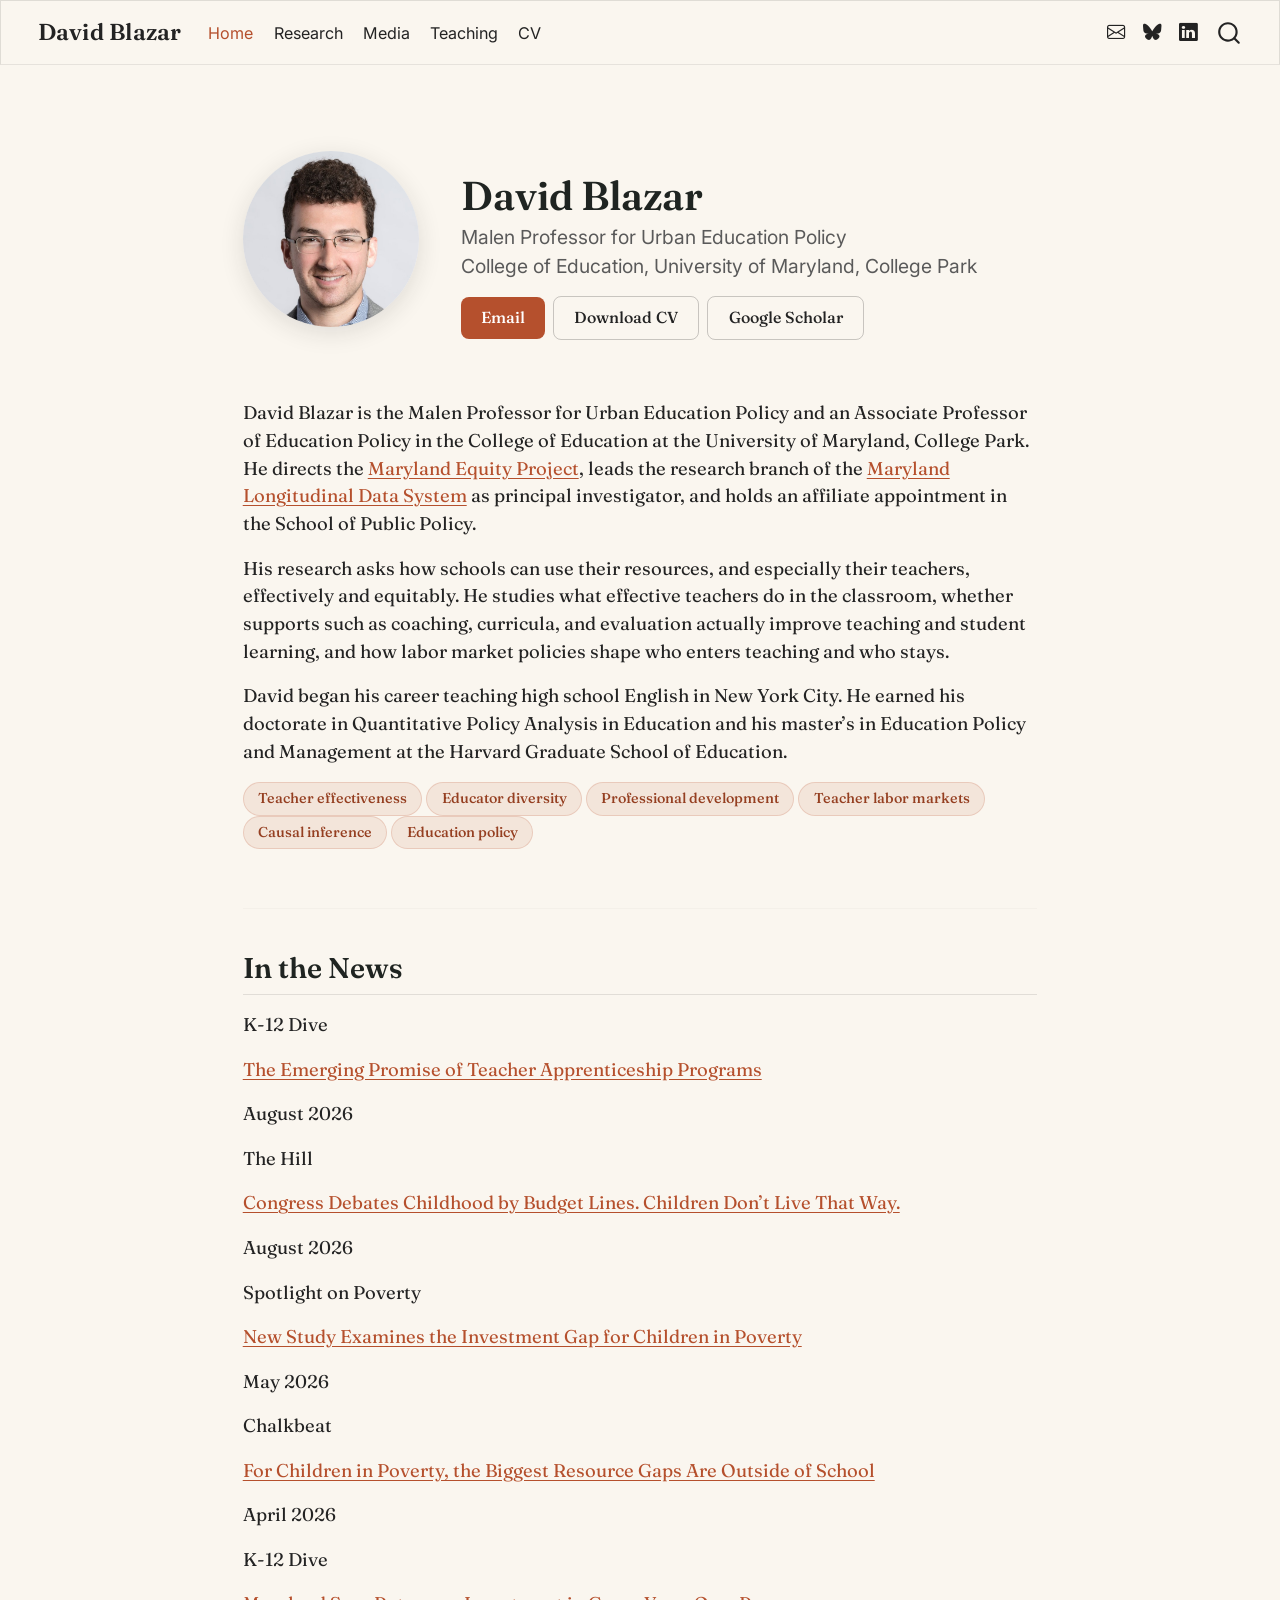
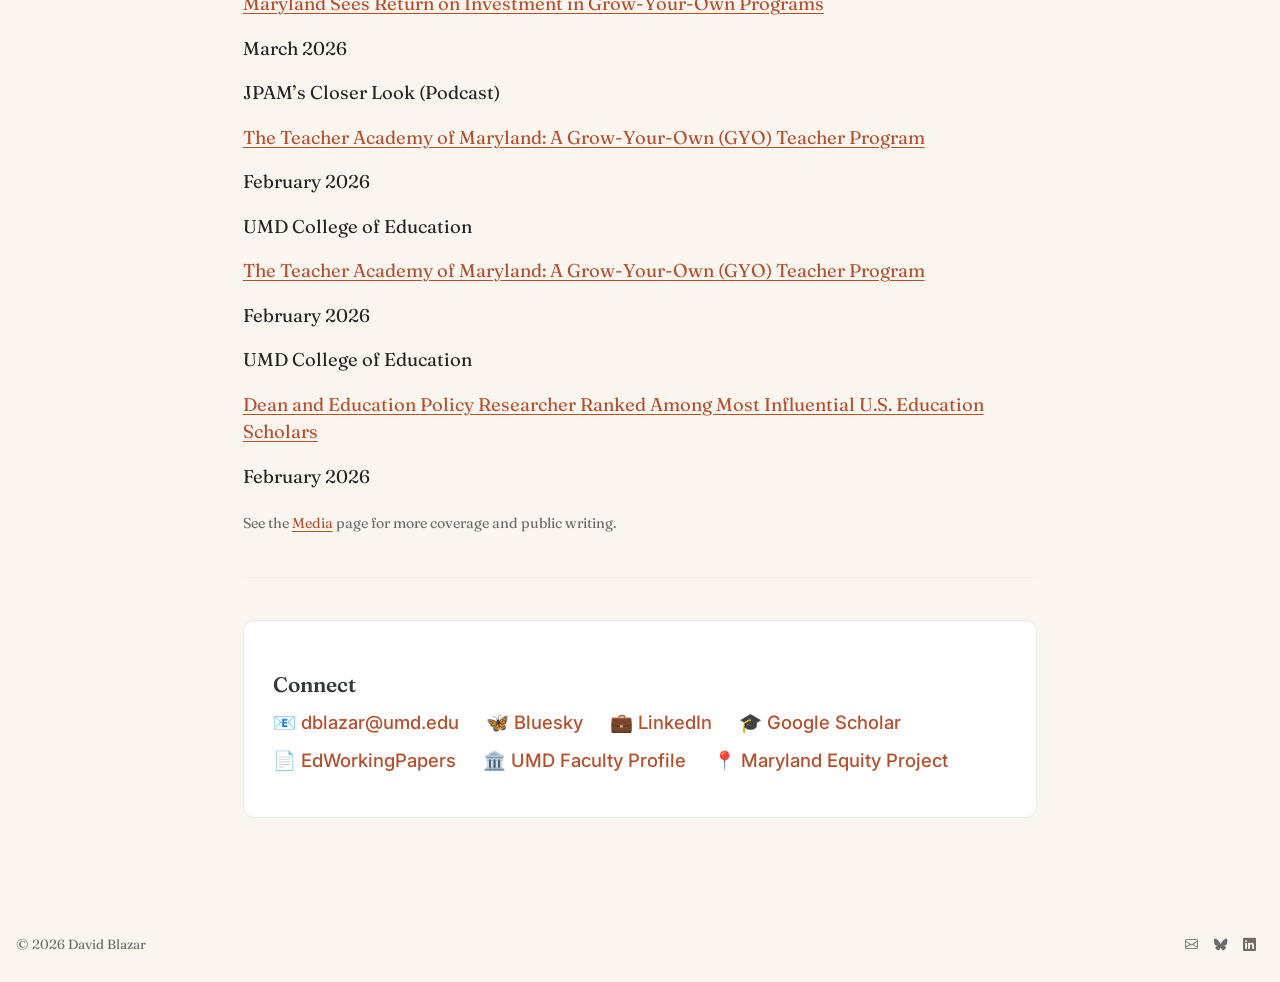
<file: index.html>
<!DOCTYPE html>
<html xmlns="http://www.w3.org/1999/xhtml" lang="en" xml:lang="en"><head>

<meta charset="utf-8">
<meta name="generator" content="quarto-1.10.19">

<meta name="viewport" content="width=device-width, initial-scale=1.0, user-scalable=yes">


<title>David Blazar</title>
<style>
/* Default styles provided by pandoc.
** See https://pandoc.org/MANUAL.html#variables-for-html for config info.
*/
span.smallcaps{font-variant: small-caps;}
div.columns{display: flex; gap: 1.5em;}
div.column{flex: auto;}
@media screen {
div.columns{gap: min(4vw, 1.5em);}
div.column{overflow-x: auto;}
}
div.hanging-indent{margin-left: 1.5em; text-indent: -1.5em;}
ul.task-list{list-style: none;}
ul.task-list li input[type="checkbox"] {
  width: 0.8em;
  margin: 0 0.8em 0.2em -1em; /* quarto-specific, see https://github.com/quarto-dev/quarto-cli/issues/4556 */ 
  vertical-align: middle;
}
</style>


<script src="site_libs/quarto-nav/quarto-nav.js"></script>
<script src="site_libs/quarto-nav/headroom.min.js"></script>
<script src="site_libs/clipboard/clipboard.min.js"></script>
<script src="site_libs/quarto-search/autocomplete.umd.js"></script>
<script src="site_libs/quarto-search/fuse.min.js"></script>
<script src="site_libs/quarto-search/quarto-search.js"></script>
<meta name="quarto:offset" content="./">
<link href="./files/favicon.svg" rel="icon" type="image/svg+xml">
<script src="site_libs/quarto-html/quarto.js" type="module"></script>
<script src="site_libs/quarto-html/tabsets/tabsets.js" type="module"></script>
<script src="site_libs/quarto-html/popper.min.js"></script>
<script src="site_libs/quarto-html/tippy.umd.min.js"></script>
<script src="site_libs/quarto-html/anchor.min.js"></script>
<link href="site_libs/quarto-html/tippy.css" rel="stylesheet">
<link href="site_libs/quarto-html/quarto-syntax-highlighting-bf27225e3a48a9273f3daa8f8e829971.css" rel="stylesheet" id="quarto-text-highlighting-styles">
<script src="site_libs/bootstrap/bootstrap.min.js"></script>
<link href="site_libs/bootstrap/bootstrap-icons.css" rel="stylesheet">
<link href="site_libs/bootstrap/bootstrap-ac5e2e64bc9d9eb07c69e61d5018657c.min.css" rel="stylesheet" append-hash="true" id="quarto-bootstrap" data-mode="light">
<script id="quarto-search-options" type="application/json">{
  "location": "navbar",
  "copy-button": false,
  "collapse-after": 3,
  "panel-placement": "end",
  "type": "overlay",
  "limit": 50,
  "keyboard-shortcut": [
    "f",
    "/",
    "s"
  ],
  "show-item-context": false,
  "language": {
    "search-no-results-text": "No results",
    "search-matching-documents-text": "matching documents",
    "search-copy-link-title": "Copy link to search",
    "search-hide-matches-text": "Hide additional matches",
    "search-more-match-text": "more match in this document",
    "search-more-matches-text": "more matches in this document",
    "search-clear-button-title": "Clear",
    "search-text-placeholder": "",
    "search-detached-cancel-button-title": "Cancel",
    "search-submit-button-title": "Submit",
    "search-label": "Search"
  }
}</script>


<link rel="stylesheet" href="styles.css">
</head>

<body class="nav-fixed fullcontent quarto-light">

<div id="quarto-search-results"></div>
  <header id="quarto-header" class="headroom fixed-top">
    <nav class="navbar navbar-expand-lg " data-bs-theme="dark">
      <div class="navbar-container container-fluid">
      <div class="navbar-brand-container mx-auto">
    <a href="./index.html" class="navbar-brand navbar-brand-logo">
    <img src="./files/favicon.svg" alt="" class="navbar-logo light-content">
    <img src="./files/favicon.svg" alt="" class="navbar-logo dark-content">
    </a>
    <a class="navbar-brand" href="./index.html">
    <span class="navbar-title">David Blazar</span>
    </a>
  </div>
            <div id="quarto-search" class="" title="Search"></div>
          <button class="navbar-toggler" type="button" data-bs-toggle="collapse" data-bs-target="#navbarCollapse" aria-controls="navbarCollapse" role="menu" aria-expanded="false" aria-label="Toggle navigation" onclick="if (window.quartoToggleHeadroom) { window.quartoToggleHeadroom(); }">
  <span class="navbar-toggler-icon"></span>
</button>
          <div class="collapse navbar-collapse" id="navbarCollapse">
            <ul class="navbar-nav navbar-nav-scroll me-auto">
  <li class="nav-item">
    <a class="nav-link active" href="./index.html" aria-current="page"> 
<span class="menu-text">Home</span></a>
  </li>  
  <li class="nav-item">
    <a class="nav-link" href="./research.html"> 
<span class="menu-text">Research</span></a>
  </li>  
  <li class="nav-item">
    <a class="nav-link" href="./media.html"> 
<span class="menu-text">Media</span></a>
  </li>  
  <li class="nav-item">
    <a class="nav-link" href="./teaching.html"> 
<span class="menu-text">Teaching</span></a>
  </li>  
  <li class="nav-item">
    <a class="nav-link" href="./cv.html"> 
<span class="menu-text">CV</span></a>
  </li>  
</ul>
            <ul class="navbar-nav navbar-nav-scroll ms-auto">
  <li class="nav-item compact">
    <a class="nav-link" href="mailto:dblazar@umd.edu"> <i class="bi bi-envelope" role="img" aria-label="Email">
</i> 
<span class="menu-text"></span></a>
  </li>  
  <li class="nav-item compact">
    <a class="nav-link" href="https://bsky.app/profile/davidblazar.bsky.social"> <i class="bi bi-bluesky" role="img" aria-label="Bluesky">
</i> 
<span class="menu-text"></span></a>
  </li>  
  <li class="nav-item compact">
    <a class="nav-link" href="https://www.linkedin.com/in/david-blazar-69958ba"> <i class="bi bi-linkedin" role="img" aria-label="LinkedIn">
</i> 
<span class="menu-text"></span></a>
  </li>  
</ul>
          </div> <!-- /navcollapse -->
            <div class="quarto-navbar-tools">
</div>
      </div> <!-- /container-fluid -->
    </nav>
</header>
<!-- content -->
<div id="quarto-content" class="quarto-container page-columns page-rows-contents page-layout-article page-navbar">
<!-- sidebar -->
<!-- margin-sidebar -->
    
<!-- main -->
<main class="content" id="quarto-document-content"><header id="title-block-header" class="quarto-title-block"></header>




<div class="hero">
<div class="hero-photo">
<p><img src="files/headshot.jpg" alt="David Blazar"></p>
</div>
<section id="david-blazar" class="level1 hero-text">
<h1>David Blazar</h1>
<div class="hero-title">
Malen Professor for Urban Education Policy<br>College of Education, University of Maryland, College Park
</div>
<p><a class="btn-accent" href="mailto:dblazar@umd.edu">Email</a>&nbsp; <a class="btn-outline" href="files/David-Blazar-CV.pdf">Download CV</a>&nbsp; <a class="btn-outline" href="https://scholar.google.com/citations?user=atIXv0UAAAAJ&amp;hl=en">Google Scholar</a></p>
</section>
</div>
<p>David Blazar is the Malen Professor for Urban Education Policy and an Associate Professor of Education Policy in the College of Education at the University of Maryland, College Park. He directs the <a href="https://education.umd.edu/research/centers/mep">Maryland Equity Project</a>, leads the research branch of the <a href="https://mldscenter.maryland.gov/">Maryland Longitudinal Data System</a> as principal investigator, and holds an affiliate appointment in the School of Public Policy.</p>
<p>His research asks how schools can use their resources, and especially their teachers, effectively and equitably. He studies what effective teachers do in the classroom, whether supports such as coaching, curricula, and evaluation actually improve teaching and student learning, and how labor market policies shape who enters teaching and who stays.</p>
<p>David began his career teaching high school English in New York City. He earned his doctorate in Quantitative Policy Analysis in Education and his master’s in Education Policy and Management at the Harvard Graduate School of Education.</p>
<div class="tag-row">
<p><span class="tag-chip">Teacher effectiveness</span> <span class="tag-chip">Educator diversity</span> <span class="tag-chip">Professional development</span> <span class="tag-chip">Teacher labor markets</span> <span class="tag-chip">Causal inference</span> <span class="tag-chip">Education policy</span></p>
</div>
<hr class="section-rule">
<section id="in-the-news" class="level2">
<h2 class="anchored" data-anchor-id="in-the-news">In the News</h2>
<div class="news-carousel">
<div class="news-track">
<div class="news-card-h">
<div class="news-outlet-h">
<p>K-12 Dive</p>
</div>
<div class="news-headline-h">
<p><a href="https://www.k12dive.com/news/the-emerging-promise-of-teacher-apprenticeship-programs/828540/">The Emerging Promise of Teacher Apprenticeship Programs</a></p>
</div>
<div class="news-date-h">
<p>August 2026</p>
</div>
</div>
<div class="news-card-h">
<div class="news-outlet-h">
<p>The Hill</p>
</div>
<div class="news-headline-h">
<p><a href="https://thehill.com/opinion/congress-blog/economy-budget/6017347-childhood-investment-gap-analysis/">Congress Debates Childhood by Budget Lines. Children Don’t Live That Way.</a></p>
</div>
<div class="news-date-h">
<p>August 2026</p>
</div>
</div>
<div class="news-card-h">
<div class="news-outlet-h">
<p>Spotlight on Poverty</p>
</div>
<div class="news-headline-h">
<p><a href="https://spotlightonpoverty.org/spotlight-exclusives/new-study-examines-the-investment-gap-for-children-in-poverty">New Study Examines the Investment Gap for Children in Poverty</a></p>
</div>
<div class="news-date-h">
<p>May 2026</p>
</div>
</div>
<div class="news-card-h">
<div class="news-outlet-h">
<p>Chalkbeat</p>
</div>
<div class="news-headline-h">
<p><a href="https://www.chalkbeat.org/2026/04/21/poor-children-face-investment-and-resource-gaps-outside-school/">For Children in Poverty, the Biggest Resource Gaps Are Outside of School</a></p>
</div>
<div class="news-date-h">
<p>April 2026</p>
</div>
</div>
<div class="news-card-h">
<div class="news-outlet-h">
<p>K-12 Dive</p>
</div>
<div class="news-headline-h">
<p><a href="https://www.k12dive.com/news/maryland-sees-return-on-investment-in-grow-your-own-programs/815602/">Maryland Sees Return on Investment in Grow-Your-Own Programs</a></p>
</div>
<div class="news-date-h">
<p>March 2026</p>
</div>
</div>
<div class="news-card-h">
<div class="news-outlet-h">
<p>JPAM’s Closer Look (Podcast)</p>
</div>
<div class="news-headline-h">
<p><a href="https://www.appam.org/news-publications/jpam/jpam-closer-look-podcast/">The Teacher Academy of Maryland: A Grow-Your-Own (GYO) Teacher Program</a></p>
</div>
<div class="news-date-h">
<p>February 2026</p>
</div>
</div>
<div class="news-card-h">
<div class="news-outlet-h">
<p>UMD College of Education</p>
</div>
<div class="news-headline-h">
<p><a href="https://education.umd.edu/news/02-25-26-teacher-academy-maryland-grow-your-own-gyo-teacher-program">The Teacher Academy of Maryland: A Grow-Your-Own (GYO) Teacher Program</a></p>
</div>
<div class="news-date-h">
<p>February 2026</p>
</div>
</div>
<div class="news-card-h">
<div class="news-outlet-h">
<p>UMD College of Education</p>
</div>
<div class="news-headline-h">
<p><a href="https://education.umd.edu/news/02-17-26-umd-college-education-dean-and-education-policy-researcher-ranked-among-most">Dean and Education Policy Researcher Ranked Among Most Influential U.S. Education Scholars</a></p>
</div>
<div class="news-date-h">
<p>February 2026</p>
</div>
</div>
</div>
<div class="news-scroll-fade" aria-hidden="true">

</div>
</div>
<script>
(function () {
  var track = document.querySelector('.news-track');
  var fade = document.querySelector('.news-scroll-fade');
  if (!track || !fade) return;

  function update() {
    var hasMore = track.scrollWidth - track.scrollLeft - track.clientWidth > 4;
    fade.classList.toggle('is-visible', hasMore);
  }
  update();
  track.addEventListener('scroll', update);
  window.addEventListener('resize', update);

  var reduceMotion = window.matchMedia('(prefers-reduced-motion: reduce)').matches;
  if (!reduceMotion) {
    var timer = null;
    function step() {
      var card = track.querySelector('.news-card-h');
      var gap = 16;
      var amount = card ? card.getBoundingClientRect().width + gap : 226;
      var atEnd = track.scrollWidth - track.scrollLeft - track.clientWidth < 4;
      track.scrollTo({ left: atEnd ? 0 : track.scrollLeft + amount, behavior: 'smooth' });
    }
    function start() { stop(); timer = setInterval(step, 3500); }
    function stop() { if (timer) clearInterval(timer); timer = null; }
    start();
    track.addEventListener('mouseenter', stop);
    track.addEventListener('mouseleave', start);
    track.addEventListener('touchstart', stop, { passive: true });
    track.addEventListener('focusin', stop);
    track.addEventListener('focusout', start);
  }
})();
</script>
<p><span style="color:#6b6b6b; font-size:0.85rem;">See the <a href="./media.html">Media</a> page for more coverage and public writing.</span></p>
<hr class="section-rule">
<section id="connect" class="level3 connect-card">
<h3 class="anchored" data-anchor-id="connect">Connect</h3>
<ul class="connect-links">
<li>
📧 <a href="mailto:dblazar@umd.edu">dblazar@umd.edu</a>
</li>
<li>
🦋 <a href="https://bsky.app/profile/davidblazar.bsky.social">Bluesky</a>
</li>
<li>
💼 <a href="https://www.linkedin.com/in/david-blazar-69958ba">LinkedIn</a>
</li>
<li>
🎓 <a href="https://scholar.google.com/citations?user=atIXv0UAAAAJ&amp;hl=en">Google Scholar</a>
</li>
<li>
📄 <a href="https://edworkingpapers.com/users/david-blazar">EdWorkingPapers</a>
</li>
<li>
🏛️ <a href="https://education.umd.edu/directory/david-blazar">UMD Faculty Profile</a>
</li>
<li>
📍 <a href="https://education.umd.edu/research/centers/mep">Maryland Equity Project</a>
</li>
</ul>
</section>


</section>

</main> <!-- /main -->
<script id="quarto-html-after-body" type="application/javascript">
  window.document.addEventListener("DOMContentLoaded", function (event) {
    const icon = "";
    const anchorJS = new window.AnchorJS();
    anchorJS.options = {
      placement: 'right',
      icon: icon
    };
    anchorJS.add('.anchored');
    const isCodeAnnotation = (el) => {
      for (const clz of el.classList) {
        if (clz.startsWith('code-annotation-')) {                     
          return true;
        }
      }
      return false;
    }
    const onCopySuccess = function(e) {
      // button target
      const button = e.trigger;
      // don't keep focus
      button.blur();
      // flash "checked"
      button.classList.add('code-copy-button-checked');
      var currentTitle = button.getAttribute("title");
      button.setAttribute("title", "Copied!");
      let tooltip;
      if (window.bootstrap) {
        button.setAttribute("data-bs-toggle", "tooltip");
        button.setAttribute("data-bs-placement", "left");
        button.setAttribute("data-bs-title", "Copied!");
        tooltip = new bootstrap.Tooltip(button, 
          { trigger: "manual", 
            customClass: "code-copy-button-tooltip",
            offset: [0, -8]});
        tooltip.show();    
      }
      setTimeout(function() {
        if (tooltip) {
          tooltip.hide();
          button.removeAttribute("data-bs-title");
          button.removeAttribute("data-bs-toggle");
          button.removeAttribute("data-bs-placement");
        }
        button.setAttribute("title", currentTitle);
        button.classList.remove('code-copy-button-checked');
      }, 1000);
      // clear code selection
      e.clearSelection();
    }
    const getTextToCopy = function(trigger) {
      const outerScaffold = trigger.parentElement.cloneNode(true);
      const codeEl = outerScaffold.querySelector('code');
      for (const childEl of codeEl.children) {
        if (isCodeAnnotation(childEl)) {
          childEl.remove();
        }
      }
      return codeEl.innerText;
    }
    const clipboard = new window.ClipboardJS('.code-copy-button:not([data-in-quarto-modal])', {
      text: getTextToCopy
    });
    clipboard.on('success', onCopySuccess);
    if (window.document.getElementById('quarto-embedded-source-code-modal')) {
      const clipboardModal = new window.ClipboardJS('.code-copy-button[data-in-quarto-modal]', {
        text: getTextToCopy,
        container: window.document.getElementById('quarto-embedded-source-code-modal')
      });
      clipboardModal.on('success', onCopySuccess);
    }
      var localhostRegex = new RegExp(/^(?:http|https):\/\/localhost\:?[0-9]*\//);
      var mailtoRegex = new RegExp(/^mailto:/);
        var filterRegex = new RegExp("https:\/\/david-blazar-website\.github\.io\/blazar-website");
      var isInternal = (href) => {
          return filterRegex.test(href) || localhostRegex.test(href) || mailtoRegex.test(href);
      }
      // Inspect non-navigation links and adorn them if external
     var links = window.document.querySelectorAll('a[href]:not(.nav-link):not(.navbar-brand):not(.toc-action):not(.sidebar-link):not(.sidebar-item-toggle):not(.pagination-link):not(.no-external):not([aria-hidden]):not(.dropdown-item):not(.quarto-navigation-tool):not(.about-link)');
      for (var i=0; i<links.length; i++) {
        const link = links[i];
        if (!isInternal(link.href)) {
          // undo the damage that might have been done by quarto-nav.js in the case of
          // links that we want to consider external
          if (link.dataset.originalHref !== undefined) {
            link.href = link.dataset.originalHref;
          }
        }
      }
    function tippyHover(el, contentFn, onTriggerFn, onUntriggerFn) {
      const config = {
        allowHTML: true,
        maxWidth: 500,
        delay: 100,
        arrow: false,
        appendTo: function(el) {
            return el.parentElement;
        },
        interactive: true,
        interactiveBorder: 10,
        theme: 'quarto',
        placement: 'bottom-start',
      };
      if (contentFn) {
        config.content = contentFn;
      }
      if (onTriggerFn) {
        config.onTrigger = onTriggerFn;
      }
      if (onUntriggerFn) {
        config.onUntrigger = onUntriggerFn;
      }
      window.tippy(el, config); 
    }
    const noterefs = window.document.querySelectorAll('a[role="doc-noteref"]');
    for (var i=0; i<noterefs.length; i++) {
      const ref = noterefs[i];
      tippyHover(ref, function() {
        // use id or data attribute instead here
        let href = ref.getAttribute('data-footnote-href') || ref.getAttribute('href');
        try { href = new URL(href).hash; } catch {}
        const id = href.replace(/^#\/?/, "");
        const note = window.document.getElementById(id);
        if (note) {
          return note.innerHTML;
        } else {
          return "";
        }
      });
    }
    const xrefs = window.document.querySelectorAll('a.quarto-xref');
    const processXRef = (id, note) => {
      // Strip column container classes
      const stripColumnClz = (el) => {
        el.classList.remove("page-full", "page-columns");
        if (el.children) {
          for (const child of el.children) {
            stripColumnClz(child);
          }
        }
      }
      stripColumnClz(note)
      if (id === null || id.startsWith('sec-')) {
        // Special case sections, only their first couple elements
        const container = document.createElement("div");
        if (note.children && note.children.length > 2) {
          container.appendChild(note.children[0].cloneNode(true));
          for (let i = 1; i < note.children.length; i++) {
            const child = note.children[i];
            if (child.tagName === "P" && child.innerText === "") {
              continue;
            } else {
              container.appendChild(child.cloneNode(true));
              break;
            }
          }
          if (window.Quarto?.typesetMath) {
            window.Quarto.typesetMath(container);
          }
          return container.innerHTML
        } else {
          if (window.Quarto?.typesetMath) {
            window.Quarto.typesetMath(note);
          }
          return note.innerHTML;
        }
      } else {
        // Remove any anchor links if they are present
        const anchorLink = note.querySelector('a.anchorjs-link');
        if (anchorLink) {
          anchorLink.remove();
        }
        if (window.Quarto?.typesetMath) {
          window.Quarto.typesetMath(note);
        }
        if (note.classList.contains("callout")) {
          return note.outerHTML;
        } else {
          return note.innerHTML;
        }
      }
    }
    for (var i=0; i<xrefs.length; i++) {
      const xref = xrefs[i];
      tippyHover(xref, undefined, function(instance) {
        instance.disable();
        let url = xref.getAttribute('href');
        let hash = undefined; 
        if (url.startsWith('#')) {
          hash = url;
        } else {
          try { hash = new URL(url).hash; } catch {}
        }
        if (hash) {
          const id = hash.replace(/^#\/?/, "");
          const note = window.document.getElementById(id);
          if (note !== null) {
            try {
              const html = processXRef(id, note.cloneNode(true));
              instance.setContent(html);
            } finally {
              instance.enable();
              instance.show();
            }
          } else {
            // See if we can fetch this
            fetch(url.split('#')[0])
            .then(res => res.text())
            .then(html => {
              const parser = new DOMParser();
              const htmlDoc = parser.parseFromString(html, "text/html");
              const note = htmlDoc.getElementById(id);
              if (note !== null) {
                const html = processXRef(id, note);
                instance.setContent(html);
              } 
            }).finally(() => {
              instance.enable();
              instance.show();
            });
          }
        } else {
          // See if we can fetch a full url (with no hash to target)
          // This is a special case and we should probably do some content thinning / targeting
          fetch(url)
          .then(res => res.text())
          .then(html => {
            const parser = new DOMParser();
            const htmlDoc = parser.parseFromString(html, "text/html");
            const note = htmlDoc.querySelector('main.content');
            if (note !== null) {
              // This should only happen for chapter cross references
              // (since there is no id in the URL)
              // remove the first header
              if (note.children.length > 0 && note.children[0].tagName === "HEADER") {
                note.children[0].remove();
              }
              const html = processXRef(null, note);
              instance.setContent(html);
            } 
          }).finally(() => {
            instance.enable();
            instance.show();
          });
        }
      }, function(instance) {
      });
    }
        let selectedAnnoteEl;
        const selectorForAnnotation = ( cell, annotation) => {
          let cellAttr = 'data-code-cell="' + cell + '"';
          let lineAttr = 'data-code-annotation="' +  annotation + '"';
          const selector = 'span[' + cellAttr + '][' + lineAttr + ']';
          return selector;
        }
        const selectCodeLines = (annoteEl) => {
          const doc = window.document;
          const targetCell = annoteEl.getAttribute("data-target-cell");
          const targetAnnotation = annoteEl.getAttribute("data-target-annotation");
          const annoteSpan = window.document.querySelector(selectorForAnnotation(targetCell, targetAnnotation));
          const lines = annoteSpan.getAttribute("data-code-lines").split(",");
          const lineIds = lines.map((line) => {
            return targetCell + "-" + line;
          })
          let top = null;
          let height = null;
          let parent = null;
          if (lineIds.length > 0) {
              //compute the position of the single el (top and bottom and make a div)
              const el = window.document.getElementById(lineIds[0]);
              top = el.offsetTop;
              height = el.offsetHeight;
              parent = el.parentElement.parentElement;
            if (lineIds.length > 1) {
              const lastEl = window.document.getElementById(lineIds[lineIds.length - 1]);
              const bottom = lastEl.offsetTop + lastEl.offsetHeight;
              height = bottom - top;
            }
            if (top !== null && height !== null && parent !== null) {
              // cook up a div (if necessary) and position it 
              let div = window.document.getElementById("code-annotation-line-highlight");
              if (div === null) {
                div = window.document.createElement("div");
                div.setAttribute("id", "code-annotation-line-highlight");
                div.style.position = 'absolute';
                parent.appendChild(div);
              }
              div.style.top = top - 2 + "px";
              div.style.height = height + 4 + "px";
              div.style.left = 0;
              let gutterDiv = window.document.getElementById("code-annotation-line-highlight-gutter");
              if (gutterDiv === null) {
                gutterDiv = window.document.createElement("div");
                gutterDiv.setAttribute("id", "code-annotation-line-highlight-gutter");
                gutterDiv.style.position = 'absolute';
                const codeCell = window.document.getElementById(targetCell);
                const gutter = codeCell.querySelector('.code-annotation-gutter');
                gutter.appendChild(gutterDiv);
              }
              gutterDiv.style.top = top - 2 + "px";
              gutterDiv.style.height = height + 4 + "px";
            }
            selectedAnnoteEl = annoteEl;
          }
        };
        const unselectCodeLines = () => {
          const elementsIds = ["code-annotation-line-highlight", "code-annotation-line-highlight-gutter"];
          elementsIds.forEach((elId) => {
            const div = window.document.getElementById(elId);
            if (div) {
              div.remove();
            }
          });
          selectedAnnoteEl = undefined;
        };
          // Handle positioning of the toggle
      window.addEventListener(
        "resize",
        throttle(() => {
          elRect = undefined;
          if (selectedAnnoteEl) {
            selectCodeLines(selectedAnnoteEl);
          }
        }, 10)
      );
      function throttle(fn, ms) {
      let throttle = false;
      let timer;
        return (...args) => {
          if(!throttle) { // first call gets through
              fn.apply(this, args);
              throttle = true;
          } else { // all the others get throttled
              if(timer) clearTimeout(timer); // cancel #2
              timer = setTimeout(() => {
                fn.apply(this, args);
                timer = throttle = false;
              }, ms);
          }
        };
      }
        // Attach click handler to the DT
        const annoteDls = window.document.querySelectorAll('dt[data-target-cell]');
        for (const annoteDlNode of annoteDls) {
          annoteDlNode.addEventListener('click', (event) => {
            const clickedEl = event.target;
            if (clickedEl !== selectedAnnoteEl) {
              unselectCodeLines();
              const activeEl = window.document.querySelector('dt[data-target-cell].code-annotation-active');
              if (activeEl) {
                activeEl.classList.remove('code-annotation-active');
              }
              selectCodeLines(clickedEl);
              clickedEl.classList.add('code-annotation-active');
            } else {
              // Unselect the line
              unselectCodeLines();
              clickedEl.classList.remove('code-annotation-active');
            }
          });
        }
    const findCites = (el) => {
      const parentEl = el.parentElement;
      if (parentEl) {
        const cites = parentEl.dataset.cites;
        if (cites) {
          return {
            el,
            cites: cites.split(' ')
          };
        } else {
          return findCites(el.parentElement)
        }
      } else {
        return undefined;
      }
    };
    var bibliorefs = window.document.querySelectorAll('a[role="doc-biblioref"]');
    for (var i=0; i<bibliorefs.length; i++) {
      const ref = bibliorefs[i];
      const citeInfo = findCites(ref);
      if (citeInfo) {
        tippyHover(citeInfo.el, function() {
          var popup = window.document.createElement('div');
          citeInfo.cites.forEach(function(cite) {
            var citeDiv = window.document.createElement('div');
            citeDiv.classList.add('hanging-indent');
            citeDiv.classList.add('csl-entry');
            var biblioDiv = window.document.getElementById('ref-' + cite);
            if (biblioDiv) {
              citeDiv.innerHTML = biblioDiv.innerHTML;
            }
            popup.appendChild(citeDiv);
          });
          return popup.innerHTML;
        });
      }
    }
  });
  </script>
</div> <!-- /content -->
<footer class="footer">
  <div class="nav-footer">
    <div class="nav-footer-left">
<p>© 2026 David Blazar</p>
</div>   
    <div class="nav-footer-center">
      &nbsp;
    </div>
    <div class="nav-footer-right">
      <ul class="footer-items list-unstyled">
    <li class="nav-item compact">
    <a class="nav-link" href="mailto:dblazar@umd.edu">
      <i class="bi bi-envelope" role="img" aria-label="Email">
</i> 
    </a>
  </li>  
    <li class="nav-item compact">
    <a class="nav-link" href="https://bsky.app/profile/davidblazar.bsky.social">
      <i class="bi bi-bluesky" role="img" aria-label="Bluesky">
</i> 
    </a>
  </li>  
    <li class="nav-item compact">
    <a class="nav-link" href="https://www.linkedin.com/in/david-blazar-69958ba">
      <i class="bi bi-linkedin" role="img" aria-label="LinkedIn">
</i> 
    </a>
  </li>  
</ul>
    </div>
  </div>
</footer>




</body></html>
</file>
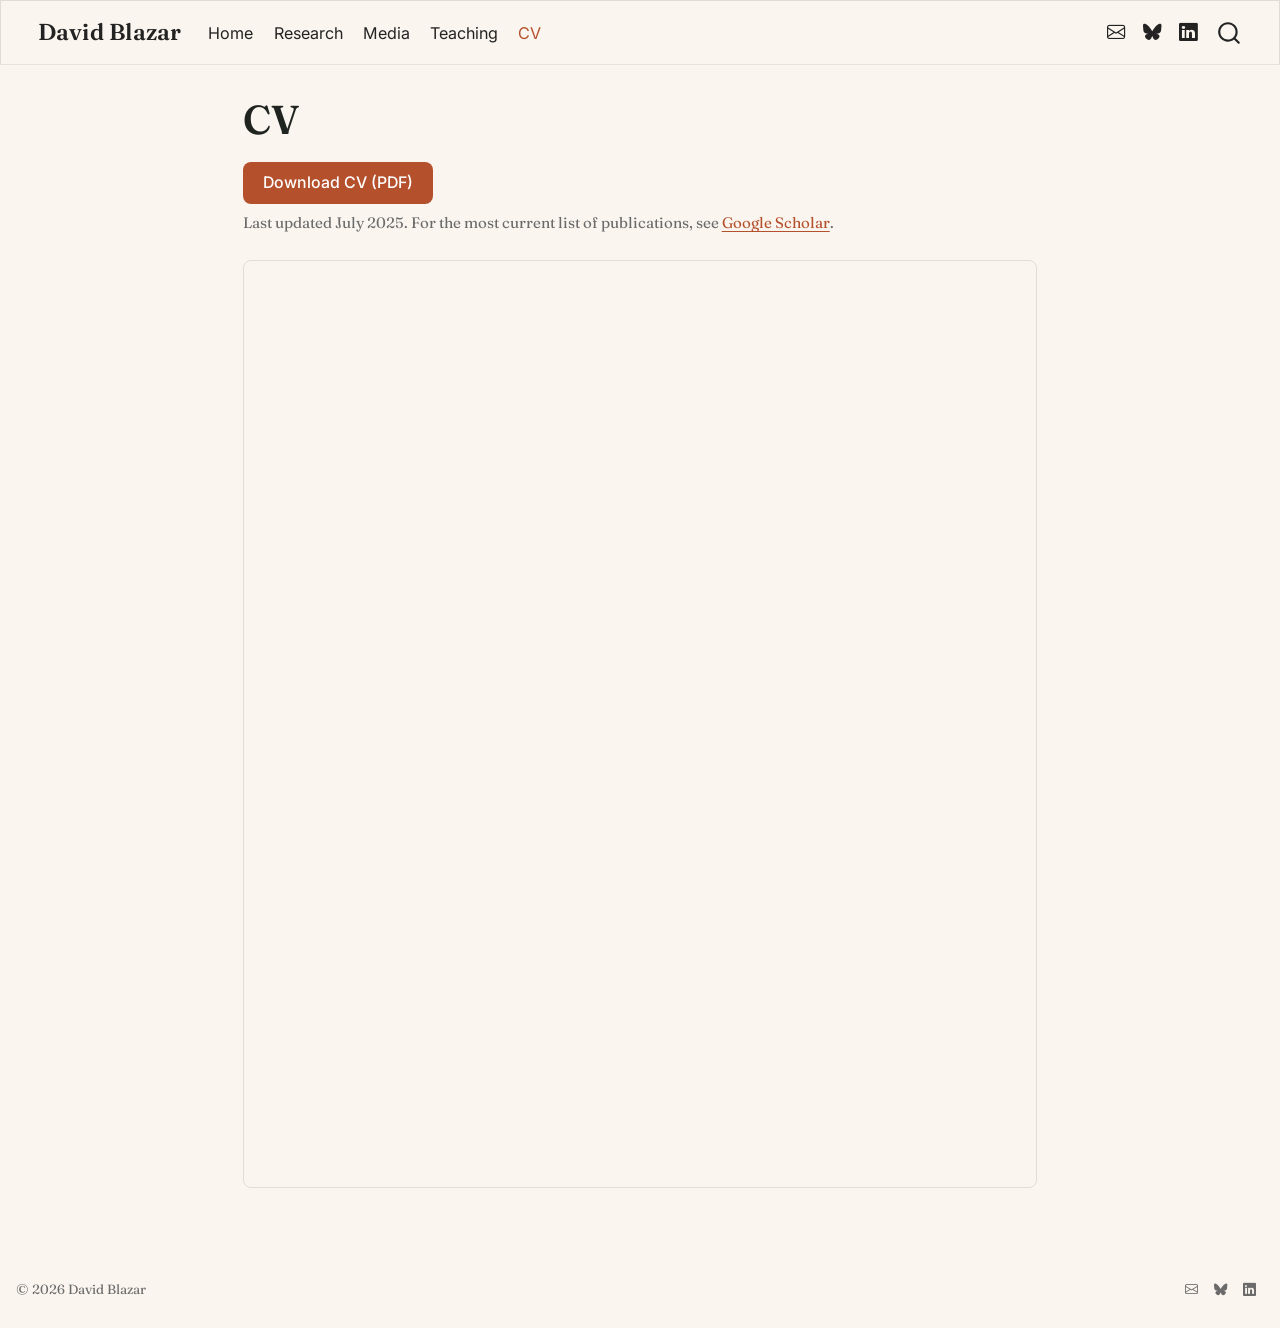
<file: cv.html>
<!DOCTYPE html>
<html xmlns="http://www.w3.org/1999/xhtml" lang="en" xml:lang="en"><head>

<meta charset="utf-8">
<meta name="generator" content="quarto-1.10.19">

<meta name="viewport" content="width=device-width, initial-scale=1.0, user-scalable=yes">


<title>CV – David Blazar</title>
<style>
/* Default styles provided by pandoc.
** See https://pandoc.org/MANUAL.html#variables-for-html for config info.
*/
span.smallcaps{font-variant: small-caps;}
div.columns{display: flex; gap: 1.5em;}
div.column{flex: auto;}
@media screen {
div.columns{gap: min(4vw, 1.5em);}
div.column{overflow-x: auto;}
}
div.hanging-indent{margin-left: 1.5em; text-indent: -1.5em;}
ul.task-list{list-style: none;}
ul.task-list li input[type="checkbox"] {
  width: 0.8em;
  margin: 0 0.8em 0.2em -1em; /* quarto-specific, see https://github.com/quarto-dev/quarto-cli/issues/4556 */ 
  vertical-align: middle;
}
</style>


<script src="site_libs/quarto-nav/quarto-nav.js"></script>
<script src="site_libs/quarto-nav/headroom.min.js"></script>
<script src="site_libs/clipboard/clipboard.min.js"></script>
<script src="site_libs/quarto-search/autocomplete.umd.js"></script>
<script src="site_libs/quarto-search/fuse.min.js"></script>
<script src="site_libs/quarto-search/quarto-search.js"></script>
<meta name="quarto:offset" content="./">
<link href="./files/favicon.svg" rel="icon" type="image/svg+xml">
<script src="site_libs/quarto-html/quarto.js" type="module"></script>
<script src="site_libs/quarto-html/tabsets/tabsets.js" type="module"></script>
<script src="site_libs/quarto-html/popper.min.js"></script>
<script src="site_libs/quarto-html/tippy.umd.min.js"></script>
<script src="site_libs/quarto-html/anchor.min.js"></script>
<link href="site_libs/quarto-html/tippy.css" rel="stylesheet">
<link href="site_libs/quarto-html/quarto-syntax-highlighting-bf27225e3a48a9273f3daa8f8e829971.css" rel="stylesheet" id="quarto-text-highlighting-styles">
<script src="site_libs/bootstrap/bootstrap.min.js"></script>
<link href="site_libs/bootstrap/bootstrap-icons.css" rel="stylesheet">
<link href="site_libs/bootstrap/bootstrap-ac5e2e64bc9d9eb07c69e61d5018657c.min.css" rel="stylesheet" append-hash="true" id="quarto-bootstrap" data-mode="light">
<script id="quarto-search-options" type="application/json">{
  "location": "navbar",
  "copy-button": false,
  "collapse-after": 3,
  "panel-placement": "end",
  "type": "overlay",
  "limit": 50,
  "keyboard-shortcut": [
    "f",
    "/",
    "s"
  ],
  "show-item-context": false,
  "language": {
    "search-no-results-text": "No results",
    "search-matching-documents-text": "matching documents",
    "search-copy-link-title": "Copy link to search",
    "search-hide-matches-text": "Hide additional matches",
    "search-more-match-text": "more match in this document",
    "search-more-matches-text": "more matches in this document",
    "search-clear-button-title": "Clear",
    "search-text-placeholder": "",
    "search-detached-cancel-button-title": "Cancel",
    "search-submit-button-title": "Submit",
    "search-label": "Search"
  }
}</script>


<link rel="stylesheet" href="styles.css">
</head>

<body class="nav-fixed fullcontent quarto-light">

<div id="quarto-search-results"></div>
  <header id="quarto-header" class="headroom fixed-top">
    <nav class="navbar navbar-expand-lg " data-bs-theme="dark">
      <div class="navbar-container container-fluid">
      <div class="navbar-brand-container mx-auto">
    <a href="./index.html" class="navbar-brand navbar-brand-logo">
    <img src="./files/favicon.svg" alt="" class="navbar-logo light-content">
    <img src="./files/favicon.svg" alt="" class="navbar-logo dark-content">
    </a>
    <a class="navbar-brand" href="./index.html">
    <span class="navbar-title">David Blazar</span>
    </a>
  </div>
            <div id="quarto-search" class="" title="Search"></div>
          <button class="navbar-toggler" type="button" data-bs-toggle="collapse" data-bs-target="#navbarCollapse" aria-controls="navbarCollapse" role="menu" aria-expanded="false" aria-label="Toggle navigation" onclick="if (window.quartoToggleHeadroom) { window.quartoToggleHeadroom(); }">
  <span class="navbar-toggler-icon"></span>
</button>
          <div class="collapse navbar-collapse" id="navbarCollapse">
            <ul class="navbar-nav navbar-nav-scroll me-auto">
  <li class="nav-item">
    <a class="nav-link" href="./index.html"> 
<span class="menu-text">Home</span></a>
  </li>  
  <li class="nav-item">
    <a class="nav-link" href="./research.html"> 
<span class="menu-text">Research</span></a>
  </li>  
  <li class="nav-item">
    <a class="nav-link" href="./media.html"> 
<span class="menu-text">Media</span></a>
  </li>  
  <li class="nav-item">
    <a class="nav-link" href="./teaching.html"> 
<span class="menu-text">Teaching</span></a>
  </li>  
  <li class="nav-item">
    <a class="nav-link active" href="./cv.html" aria-current="page"> 
<span class="menu-text">CV</span></a>
  </li>  
</ul>
            <ul class="navbar-nav navbar-nav-scroll ms-auto">
  <li class="nav-item compact">
    <a class="nav-link" href="mailto:dblazar@umd.edu"> <i class="bi bi-envelope" role="img" aria-label="Email">
</i> 
<span class="menu-text"></span></a>
  </li>  
  <li class="nav-item compact">
    <a class="nav-link" href="https://bsky.app/profile/davidblazar.bsky.social"> <i class="bi bi-bluesky" role="img" aria-label="Bluesky">
</i> 
<span class="menu-text"></span></a>
  </li>  
  <li class="nav-item compact">
    <a class="nav-link" href="https://www.linkedin.com/in/david-blazar-69958ba"> <i class="bi bi-linkedin" role="img" aria-label="LinkedIn">
</i> 
<span class="menu-text"></span></a>
  </li>  
</ul>
          </div> <!-- /navcollapse -->
            <div class="quarto-navbar-tools">
</div>
      </div> <!-- /container-fluid -->
    </nav>
</header>
<!-- content -->
<div id="quarto-content" class="quarto-container page-columns page-rows-contents page-layout-article page-navbar">
<!-- sidebar -->
<!-- margin-sidebar -->
    
<!-- main -->
<main class="content" id="quarto-document-content">

<header id="title-block-header" class="quarto-title-block default">
<div class="quarto-title">
<h1 class="title">CV</h1>
</div>



<div class="quarto-title-meta">

    
  
    
  </div>
  


</header>


<a class="btn-accent" href="files/David-Blazar-CV.pdf">Download CV (PDF)</a>
<p style="color:#6b6b6b; font-size:0.9rem; margin-top:0.5rem;">
Last updated July 2025. For the most current list of publications, see <a href="https://scholar.google.com/citations?user=atIXv0UAAAAJ&amp;hl=en">Google Scholar</a>.
</p>
<div style="margin-top: 1.5rem; border: 1px solid rgba(0,0,0,0.1); border-radius: 8px; overflow: hidden;">
<iframe src="files/David-Blazar-CV.pdf" style="width: 100%; height: 900px; border: none;" title="David Blazar CV">
</iframe>
</div>



</main> <!-- /main -->
<script id="quarto-html-after-body" type="application/javascript">
  window.document.addEventListener("DOMContentLoaded", function (event) {
    const icon = "";
    const anchorJS = new window.AnchorJS();
    anchorJS.options = {
      placement: 'right',
      icon: icon
    };
    anchorJS.add('.anchored');
    const isCodeAnnotation = (el) => {
      for (const clz of el.classList) {
        if (clz.startsWith('code-annotation-')) {                     
          return true;
        }
      }
      return false;
    }
    const onCopySuccess = function(e) {
      // button target
      const button = e.trigger;
      // don't keep focus
      button.blur();
      // flash "checked"
      button.classList.add('code-copy-button-checked');
      var currentTitle = button.getAttribute("title");
      button.setAttribute("title", "Copied!");
      let tooltip;
      if (window.bootstrap) {
        button.setAttribute("data-bs-toggle", "tooltip");
        button.setAttribute("data-bs-placement", "left");
        button.setAttribute("data-bs-title", "Copied!");
        tooltip = new bootstrap.Tooltip(button, 
          { trigger: "manual", 
            customClass: "code-copy-button-tooltip",
            offset: [0, -8]});
        tooltip.show();    
      }
      setTimeout(function() {
        if (tooltip) {
          tooltip.hide();
          button.removeAttribute("data-bs-title");
          button.removeAttribute("data-bs-toggle");
          button.removeAttribute("data-bs-placement");
        }
        button.setAttribute("title", currentTitle);
        button.classList.remove('code-copy-button-checked');
      }, 1000);
      // clear code selection
      e.clearSelection();
    }
    const getTextToCopy = function(trigger) {
      const outerScaffold = trigger.parentElement.cloneNode(true);
      const codeEl = outerScaffold.querySelector('code');
      for (const childEl of codeEl.children) {
        if (isCodeAnnotation(childEl)) {
          childEl.remove();
        }
      }
      return codeEl.innerText;
    }
    const clipboard = new window.ClipboardJS('.code-copy-button:not([data-in-quarto-modal])', {
      text: getTextToCopy
    });
    clipboard.on('success', onCopySuccess);
    if (window.document.getElementById('quarto-embedded-source-code-modal')) {
      const clipboardModal = new window.ClipboardJS('.code-copy-button[data-in-quarto-modal]', {
        text: getTextToCopy,
        container: window.document.getElementById('quarto-embedded-source-code-modal')
      });
      clipboardModal.on('success', onCopySuccess);
    }
      var localhostRegex = new RegExp(/^(?:http|https):\/\/localhost\:?[0-9]*\//);
      var mailtoRegex = new RegExp(/^mailto:/);
        var filterRegex = new RegExp("https:\/\/david-blazar-website\.github\.io\/blazar-website");
      var isInternal = (href) => {
          return filterRegex.test(href) || localhostRegex.test(href) || mailtoRegex.test(href);
      }
      // Inspect non-navigation links and adorn them if external
     var links = window.document.querySelectorAll('a[href]:not(.nav-link):not(.navbar-brand):not(.toc-action):not(.sidebar-link):not(.sidebar-item-toggle):not(.pagination-link):not(.no-external):not([aria-hidden]):not(.dropdown-item):not(.quarto-navigation-tool):not(.about-link)');
      for (var i=0; i<links.length; i++) {
        const link = links[i];
        if (!isInternal(link.href)) {
          // undo the damage that might have been done by quarto-nav.js in the case of
          // links that we want to consider external
          if (link.dataset.originalHref !== undefined) {
            link.href = link.dataset.originalHref;
          }
        }
      }
    function tippyHover(el, contentFn, onTriggerFn, onUntriggerFn) {
      const config = {
        allowHTML: true,
        maxWidth: 500,
        delay: 100,
        arrow: false,
        appendTo: function(el) {
            return el.parentElement;
        },
        interactive: true,
        interactiveBorder: 10,
        theme: 'quarto',
        placement: 'bottom-start',
      };
      if (contentFn) {
        config.content = contentFn;
      }
      if (onTriggerFn) {
        config.onTrigger = onTriggerFn;
      }
      if (onUntriggerFn) {
        config.onUntrigger = onUntriggerFn;
      }
      window.tippy(el, config); 
    }
    const noterefs = window.document.querySelectorAll('a[role="doc-noteref"]');
    for (var i=0; i<noterefs.length; i++) {
      const ref = noterefs[i];
      tippyHover(ref, function() {
        // use id or data attribute instead here
        let href = ref.getAttribute('data-footnote-href') || ref.getAttribute('href');
        try { href = new URL(href).hash; } catch {}
        const id = href.replace(/^#\/?/, "");
        const note = window.document.getElementById(id);
        if (note) {
          return note.innerHTML;
        } else {
          return "";
        }
      });
    }
    const xrefs = window.document.querySelectorAll('a.quarto-xref');
    const processXRef = (id, note) => {
      // Strip column container classes
      const stripColumnClz = (el) => {
        el.classList.remove("page-full", "page-columns");
        if (el.children) {
          for (const child of el.children) {
            stripColumnClz(child);
          }
        }
      }
      stripColumnClz(note)
      if (id === null || id.startsWith('sec-')) {
        // Special case sections, only their first couple elements
        const container = document.createElement("div");
        if (note.children && note.children.length > 2) {
          container.appendChild(note.children[0].cloneNode(true));
          for (let i = 1; i < note.children.length; i++) {
            const child = note.children[i];
            if (child.tagName === "P" && child.innerText === "") {
              continue;
            } else {
              container.appendChild(child.cloneNode(true));
              break;
            }
          }
          if (window.Quarto?.typesetMath) {
            window.Quarto.typesetMath(container);
          }
          return container.innerHTML
        } else {
          if (window.Quarto?.typesetMath) {
            window.Quarto.typesetMath(note);
          }
          return note.innerHTML;
        }
      } else {
        // Remove any anchor links if they are present
        const anchorLink = note.querySelector('a.anchorjs-link');
        if (anchorLink) {
          anchorLink.remove();
        }
        if (window.Quarto?.typesetMath) {
          window.Quarto.typesetMath(note);
        }
        if (note.classList.contains("callout")) {
          return note.outerHTML;
        } else {
          return note.innerHTML;
        }
      }
    }
    for (var i=0; i<xrefs.length; i++) {
      const xref = xrefs[i];
      tippyHover(xref, undefined, function(instance) {
        instance.disable();
        let url = xref.getAttribute('href');
        let hash = undefined; 
        if (url.startsWith('#')) {
          hash = url;
        } else {
          try { hash = new URL(url).hash; } catch {}
        }
        if (hash) {
          const id = hash.replace(/^#\/?/, "");
          const note = window.document.getElementById(id);
          if (note !== null) {
            try {
              const html = processXRef(id, note.cloneNode(true));
              instance.setContent(html);
            } finally {
              instance.enable();
              instance.show();
            }
          } else {
            // See if we can fetch this
            fetch(url.split('#')[0])
            .then(res => res.text())
            .then(html => {
              const parser = new DOMParser();
              const htmlDoc = parser.parseFromString(html, "text/html");
              const note = htmlDoc.getElementById(id);
              if (note !== null) {
                const html = processXRef(id, note);
                instance.setContent(html);
              } 
            }).finally(() => {
              instance.enable();
              instance.show();
            });
          }
        } else {
          // See if we can fetch a full url (with no hash to target)
          // This is a special case and we should probably do some content thinning / targeting
          fetch(url)
          .then(res => res.text())
          .then(html => {
            const parser = new DOMParser();
            const htmlDoc = parser.parseFromString(html, "text/html");
            const note = htmlDoc.querySelector('main.content');
            if (note !== null) {
              // This should only happen for chapter cross references
              // (since there is no id in the URL)
              // remove the first header
              if (note.children.length > 0 && note.children[0].tagName === "HEADER") {
                note.children[0].remove();
              }
              const html = processXRef(null, note);
              instance.setContent(html);
            } 
          }).finally(() => {
            instance.enable();
            instance.show();
          });
        }
      }, function(instance) {
      });
    }
        let selectedAnnoteEl;
        const selectorForAnnotation = ( cell, annotation) => {
          let cellAttr = 'data-code-cell="' + cell + '"';
          let lineAttr = 'data-code-annotation="' +  annotation + '"';
          const selector = 'span[' + cellAttr + '][' + lineAttr + ']';
          return selector;
        }
        const selectCodeLines = (annoteEl) => {
          const doc = window.document;
          const targetCell = annoteEl.getAttribute("data-target-cell");
          const targetAnnotation = annoteEl.getAttribute("data-target-annotation");
          const annoteSpan = window.document.querySelector(selectorForAnnotation(targetCell, targetAnnotation));
          const lines = annoteSpan.getAttribute("data-code-lines").split(",");
          const lineIds = lines.map((line) => {
            return targetCell + "-" + line;
          })
          let top = null;
          let height = null;
          let parent = null;
          if (lineIds.length > 0) {
              //compute the position of the single el (top and bottom and make a div)
              const el = window.document.getElementById(lineIds[0]);
              top = el.offsetTop;
              height = el.offsetHeight;
              parent = el.parentElement.parentElement;
            if (lineIds.length > 1) {
              const lastEl = window.document.getElementById(lineIds[lineIds.length - 1]);
              const bottom = lastEl.offsetTop + lastEl.offsetHeight;
              height = bottom - top;
            }
            if (top !== null && height !== null && parent !== null) {
              // cook up a div (if necessary) and position it 
              let div = window.document.getElementById("code-annotation-line-highlight");
              if (div === null) {
                div = window.document.createElement("div");
                div.setAttribute("id", "code-annotation-line-highlight");
                div.style.position = 'absolute';
                parent.appendChild(div);
              }
              div.style.top = top - 2 + "px";
              div.style.height = height + 4 + "px";
              div.style.left = 0;
              let gutterDiv = window.document.getElementById("code-annotation-line-highlight-gutter");
              if (gutterDiv === null) {
                gutterDiv = window.document.createElement("div");
                gutterDiv.setAttribute("id", "code-annotation-line-highlight-gutter");
                gutterDiv.style.position = 'absolute';
                const codeCell = window.document.getElementById(targetCell);
                const gutter = codeCell.querySelector('.code-annotation-gutter');
                gutter.appendChild(gutterDiv);
              }
              gutterDiv.style.top = top - 2 + "px";
              gutterDiv.style.height = height + 4 + "px";
            }
            selectedAnnoteEl = annoteEl;
          }
        };
        const unselectCodeLines = () => {
          const elementsIds = ["code-annotation-line-highlight", "code-annotation-line-highlight-gutter"];
          elementsIds.forEach((elId) => {
            const div = window.document.getElementById(elId);
            if (div) {
              div.remove();
            }
          });
          selectedAnnoteEl = undefined;
        };
          // Handle positioning of the toggle
      window.addEventListener(
        "resize",
        throttle(() => {
          elRect = undefined;
          if (selectedAnnoteEl) {
            selectCodeLines(selectedAnnoteEl);
          }
        }, 10)
      );
      function throttle(fn, ms) {
      let throttle = false;
      let timer;
        return (...args) => {
          if(!throttle) { // first call gets through
              fn.apply(this, args);
              throttle = true;
          } else { // all the others get throttled
              if(timer) clearTimeout(timer); // cancel #2
              timer = setTimeout(() => {
                fn.apply(this, args);
                timer = throttle = false;
              }, ms);
          }
        };
      }
        // Attach click handler to the DT
        const annoteDls = window.document.querySelectorAll('dt[data-target-cell]');
        for (const annoteDlNode of annoteDls) {
          annoteDlNode.addEventListener('click', (event) => {
            const clickedEl = event.target;
            if (clickedEl !== selectedAnnoteEl) {
              unselectCodeLines();
              const activeEl = window.document.querySelector('dt[data-target-cell].code-annotation-active');
              if (activeEl) {
                activeEl.classList.remove('code-annotation-active');
              }
              selectCodeLines(clickedEl);
              clickedEl.classList.add('code-annotation-active');
            } else {
              // Unselect the line
              unselectCodeLines();
              clickedEl.classList.remove('code-annotation-active');
            }
          });
        }
    const findCites = (el) => {
      const parentEl = el.parentElement;
      if (parentEl) {
        const cites = parentEl.dataset.cites;
        if (cites) {
          return {
            el,
            cites: cites.split(' ')
          };
        } else {
          return findCites(el.parentElement)
        }
      } else {
        return undefined;
      }
    };
    var bibliorefs = window.document.querySelectorAll('a[role="doc-biblioref"]');
    for (var i=0; i<bibliorefs.length; i++) {
      const ref = bibliorefs[i];
      const citeInfo = findCites(ref);
      if (citeInfo) {
        tippyHover(citeInfo.el, function() {
          var popup = window.document.createElement('div');
          citeInfo.cites.forEach(function(cite) {
            var citeDiv = window.document.createElement('div');
            citeDiv.classList.add('hanging-indent');
            citeDiv.classList.add('csl-entry');
            var biblioDiv = window.document.getElementById('ref-' + cite);
            if (biblioDiv) {
              citeDiv.innerHTML = biblioDiv.innerHTML;
            }
            popup.appendChild(citeDiv);
          });
          return popup.innerHTML;
        });
      }
    }
  });
  </script>
</div> <!-- /content -->
<footer class="footer">
  <div class="nav-footer">
    <div class="nav-footer-left">
<p>© 2026 David Blazar</p>
</div>   
    <div class="nav-footer-center">
      &nbsp;
    </div>
    <div class="nav-footer-right">
      <ul class="footer-items list-unstyled">
    <li class="nav-item compact">
    <a class="nav-link" href="mailto:dblazar@umd.edu">
      <i class="bi bi-envelope" role="img" aria-label="Email">
</i> 
    </a>
  </li>  
    <li class="nav-item compact">
    <a class="nav-link" href="https://bsky.app/profile/davidblazar.bsky.social">
      <i class="bi bi-bluesky" role="img" aria-label="Bluesky">
</i> 
    </a>
  </li>  
    <li class="nav-item compact">
    <a class="nav-link" href="https://www.linkedin.com/in/david-blazar-69958ba">
      <i class="bi bi-linkedin" role="img" aria-label="LinkedIn">
</i> 
    </a>
  </li>  
</ul>
    </div>
  </div>
</footer>




</body></html>
</file>
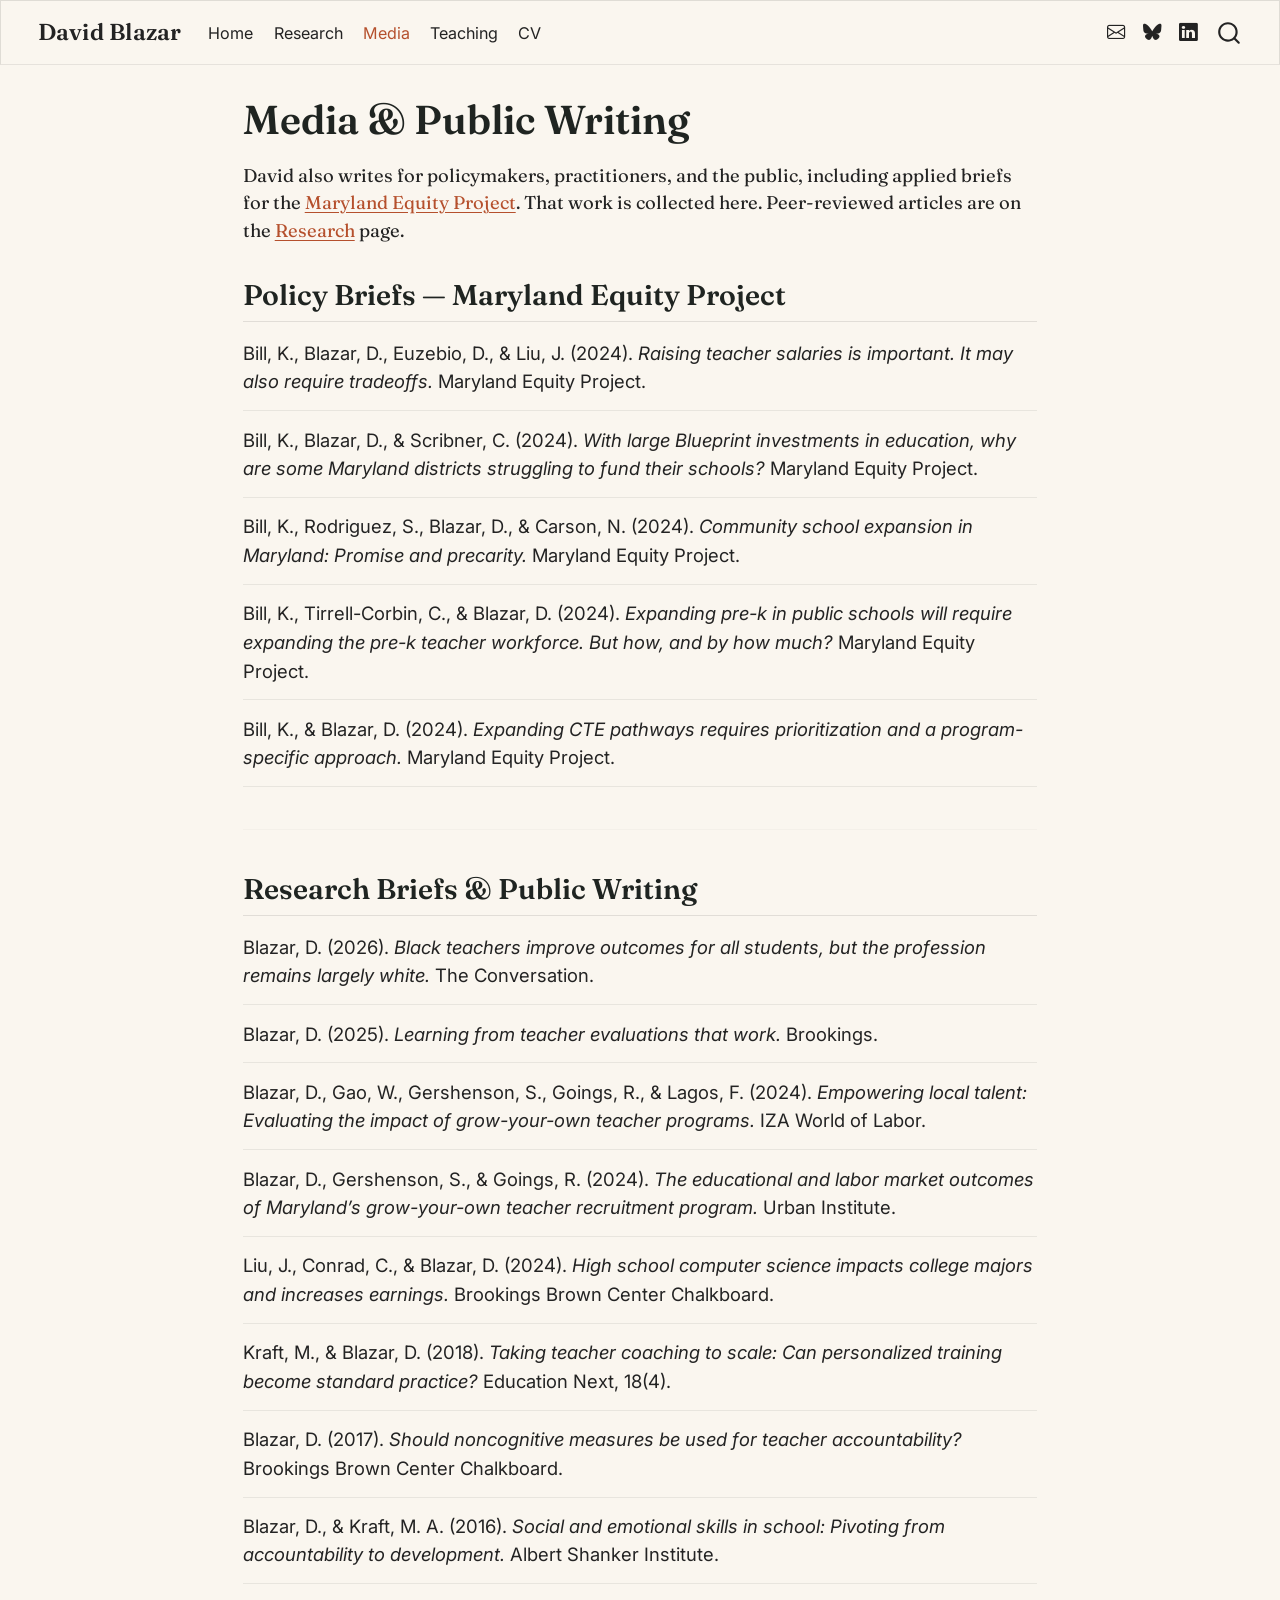
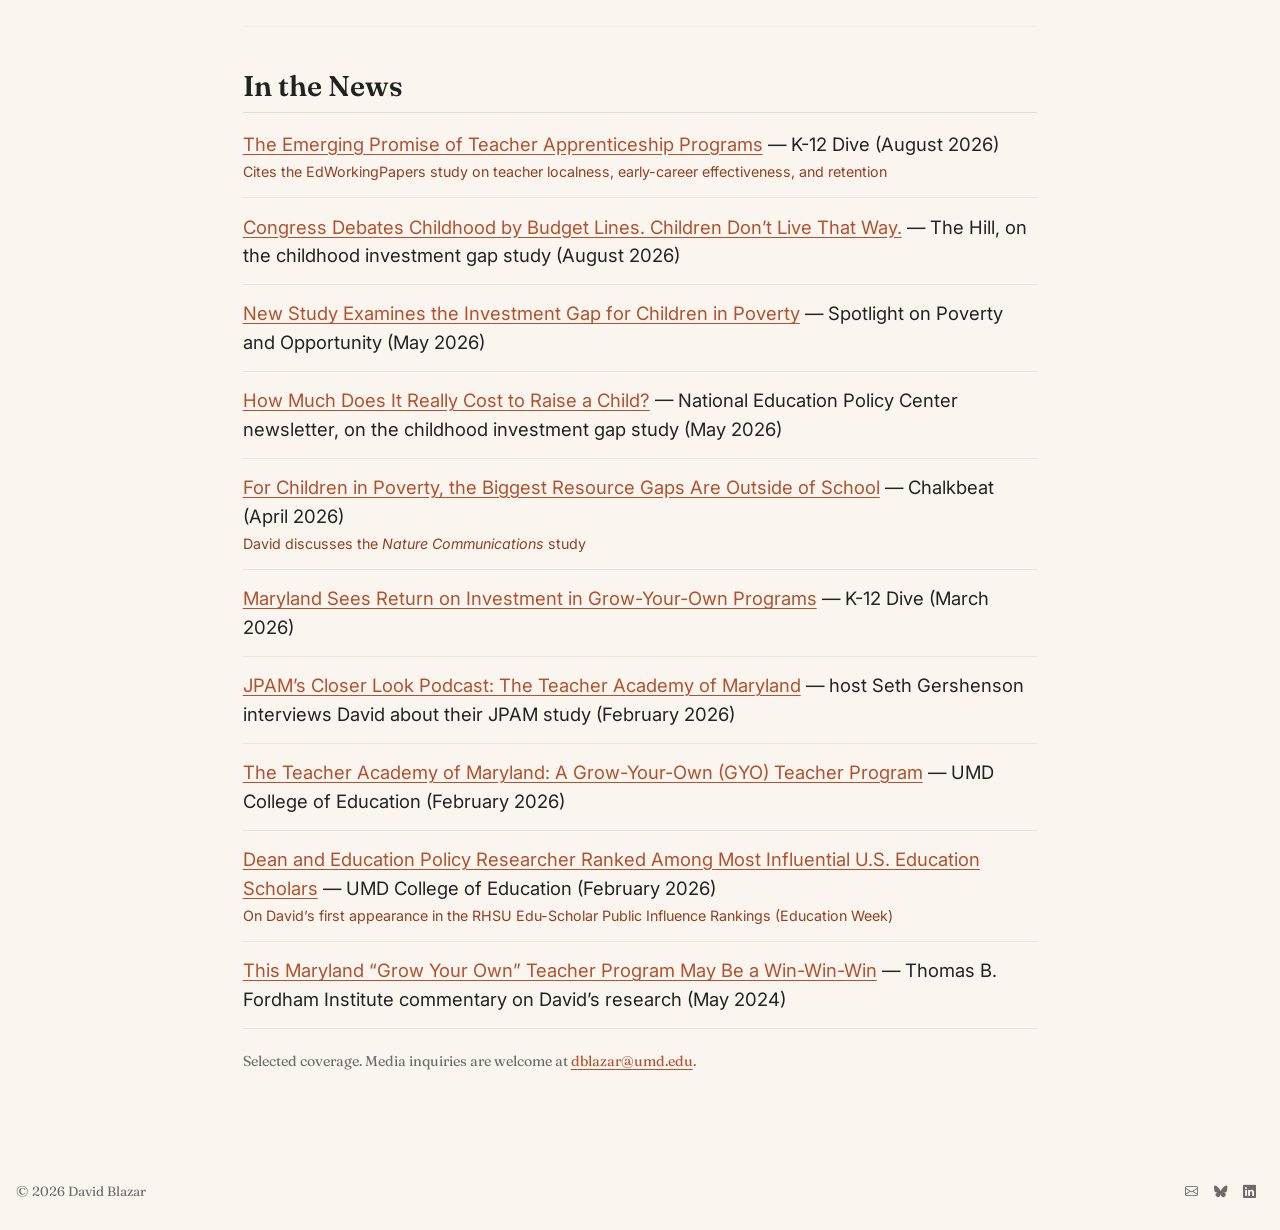
<file: media.html>
<!DOCTYPE html>
<html xmlns="http://www.w3.org/1999/xhtml" lang="en" xml:lang="en"><head>

<meta charset="utf-8">
<meta name="generator" content="quarto-1.10.19">

<meta name="viewport" content="width=device-width, initial-scale=1.0, user-scalable=yes">


<title>Media &amp; Public Writing – David Blazar</title>
<style>
/* Default styles provided by pandoc.
** See https://pandoc.org/MANUAL.html#variables-for-html for config info.
*/
span.smallcaps{font-variant: small-caps;}
div.columns{display: flex; gap: 1.5em;}
div.column{flex: auto;}
@media screen {
div.columns{gap: min(4vw, 1.5em);}
div.column{overflow-x: auto;}
}
div.hanging-indent{margin-left: 1.5em; text-indent: -1.5em;}
ul.task-list{list-style: none;}
ul.task-list li input[type="checkbox"] {
  width: 0.8em;
  margin: 0 0.8em 0.2em -1em; /* quarto-specific, see https://github.com/quarto-dev/quarto-cli/issues/4556 */ 
  vertical-align: middle;
}
</style>


<script src="site_libs/quarto-nav/quarto-nav.js"></script>
<script src="site_libs/quarto-nav/headroom.min.js"></script>
<script src="site_libs/clipboard/clipboard.min.js"></script>
<script src="site_libs/quarto-search/autocomplete.umd.js"></script>
<script src="site_libs/quarto-search/fuse.min.js"></script>
<script src="site_libs/quarto-search/quarto-search.js"></script>
<meta name="quarto:offset" content="./">
<link href="./files/favicon.svg" rel="icon" type="image/svg+xml">
<script src="site_libs/quarto-html/quarto.js" type="module"></script>
<script src="site_libs/quarto-html/tabsets/tabsets.js" type="module"></script>
<script src="site_libs/quarto-html/popper.min.js"></script>
<script src="site_libs/quarto-html/tippy.umd.min.js"></script>
<script src="site_libs/quarto-html/anchor.min.js"></script>
<link href="site_libs/quarto-html/tippy.css" rel="stylesheet">
<link href="site_libs/quarto-html/quarto-syntax-highlighting-bf27225e3a48a9273f3daa8f8e829971.css" rel="stylesheet" id="quarto-text-highlighting-styles">
<script src="site_libs/bootstrap/bootstrap.min.js"></script>
<link href="site_libs/bootstrap/bootstrap-icons.css" rel="stylesheet">
<link href="site_libs/bootstrap/bootstrap-ac5e2e64bc9d9eb07c69e61d5018657c.min.css" rel="stylesheet" append-hash="true" id="quarto-bootstrap" data-mode="light">
<script id="quarto-search-options" type="application/json">{
  "location": "navbar",
  "copy-button": false,
  "collapse-after": 3,
  "panel-placement": "end",
  "type": "overlay",
  "limit": 50,
  "keyboard-shortcut": [
    "f",
    "/",
    "s"
  ],
  "show-item-context": false,
  "language": {
    "search-no-results-text": "No results",
    "search-matching-documents-text": "matching documents",
    "search-copy-link-title": "Copy link to search",
    "search-hide-matches-text": "Hide additional matches",
    "search-more-match-text": "more match in this document",
    "search-more-matches-text": "more matches in this document",
    "search-clear-button-title": "Clear",
    "search-text-placeholder": "",
    "search-detached-cancel-button-title": "Cancel",
    "search-submit-button-title": "Submit",
    "search-label": "Search"
  }
}</script>


<link rel="stylesheet" href="styles.css">
</head>

<body class="nav-fixed fullcontent quarto-light">

<div id="quarto-search-results"></div>
  <header id="quarto-header" class="headroom fixed-top">
    <nav class="navbar navbar-expand-lg " data-bs-theme="dark">
      <div class="navbar-container container-fluid">
      <div class="navbar-brand-container mx-auto">
    <a href="./index.html" class="navbar-brand navbar-brand-logo">
    <img src="./files/favicon.svg" alt="" class="navbar-logo light-content">
    <img src="./files/favicon.svg" alt="" class="navbar-logo dark-content">
    </a>
    <a class="navbar-brand" href="./index.html">
    <span class="navbar-title">David Blazar</span>
    </a>
  </div>
            <div id="quarto-search" class="" title="Search"></div>
          <button class="navbar-toggler" type="button" data-bs-toggle="collapse" data-bs-target="#navbarCollapse" aria-controls="navbarCollapse" role="menu" aria-expanded="false" aria-label="Toggle navigation" onclick="if (window.quartoToggleHeadroom) { window.quartoToggleHeadroom(); }">
  <span class="navbar-toggler-icon"></span>
</button>
          <div class="collapse navbar-collapse" id="navbarCollapse">
            <ul class="navbar-nav navbar-nav-scroll me-auto">
  <li class="nav-item">
    <a class="nav-link" href="./index.html"> 
<span class="menu-text">Home</span></a>
  </li>  
  <li class="nav-item">
    <a class="nav-link" href="./research.html"> 
<span class="menu-text">Research</span></a>
  </li>  
  <li class="nav-item">
    <a class="nav-link active" href="./media.html" aria-current="page"> 
<span class="menu-text">Media</span></a>
  </li>  
  <li class="nav-item">
    <a class="nav-link" href="./teaching.html"> 
<span class="menu-text">Teaching</span></a>
  </li>  
  <li class="nav-item">
    <a class="nav-link" href="./cv.html"> 
<span class="menu-text">CV</span></a>
  </li>  
</ul>
            <ul class="navbar-nav navbar-nav-scroll ms-auto">
  <li class="nav-item compact">
    <a class="nav-link" href="mailto:dblazar@umd.edu"> <i class="bi bi-envelope" role="img" aria-label="Email">
</i> 
<span class="menu-text"></span></a>
  </li>  
  <li class="nav-item compact">
    <a class="nav-link" href="https://bsky.app/profile/davidblazar.bsky.social"> <i class="bi bi-bluesky" role="img" aria-label="Bluesky">
</i> 
<span class="menu-text"></span></a>
  </li>  
  <li class="nav-item compact">
    <a class="nav-link" href="https://www.linkedin.com/in/david-blazar-69958ba"> <i class="bi bi-linkedin" role="img" aria-label="LinkedIn">
</i> 
<span class="menu-text"></span></a>
  </li>  
</ul>
          </div> <!-- /navcollapse -->
            <div class="quarto-navbar-tools">
</div>
      </div> <!-- /container-fluid -->
    </nav>
</header>
<!-- content -->
<div id="quarto-content" class="quarto-container page-columns page-rows-contents page-layout-article page-navbar">
<!-- sidebar -->
<!-- margin-sidebar -->
    
<!-- main -->
<main class="content" id="quarto-document-content">

<header id="title-block-header" class="quarto-title-block default">
<div class="quarto-title">
<h1 class="title">Media &amp; Public Writing</h1>
</div>



<div class="quarto-title-meta">

    
  
    
  </div>
  


</header>


<p>David also writes for policymakers, practitioners, and the public, including applied briefs for the <a href="https://education.umd.edu/research/centers/mep">Maryland Equity Project</a>. That work is collected here. Peer-reviewed articles are on the <a href="./research.html">Research</a> page.</p>
<section id="policy-briefs-maryland-equity-project" class="level2">
<h2 class="anchored" data-anchor-id="policy-briefs-maryland-equity-project">Policy Briefs — Maryland Equity Project</h2>
<ul class="pub-list">
<li>
Bill, K., Blazar, D., Euzebio, D., &amp; Liu, J. (2024). <em>Raising teacher salaries is important. It may also require tradeoffs.</em> Maryland Equity Project.
</li>
<li>
Bill, K., Blazar, D., &amp; Scribner, C. (2024). <em>With large Blueprint investments in education, why are some Maryland districts struggling to fund their schools?</em> Maryland Equity Project.
</li>
<li>
Bill, K., Rodriguez, S., Blazar, D., &amp; Carson, N. (2024). <em>Community school expansion in Maryland: Promise and precarity.</em> Maryland Equity Project.
</li>
<li>
Bill, K., Tirrell-Corbin, C., &amp; Blazar, D. (2024). <em>Expanding pre-k in public schools will require expanding the pre-k teacher workforce. But how, and by how much?</em> Maryland Equity Project.
</li>
<li>
Bill, K., &amp; Blazar, D. (2024). <em>Expanding CTE pathways requires prioritization and a program-specific approach.</em> Maryland Equity Project.
</li>
</ul>
<hr class="section-rule">
</section>
<section id="research-briefs-public-writing" class="level2">
<h2 class="anchored" data-anchor-id="research-briefs-public-writing">Research Briefs &amp; Public Writing</h2>
<ul class="pub-list">
<li>
Blazar, D. (2026). <em>Black teachers improve outcomes for all students, but the profession remains largely white.</em> The Conversation.
</li>
<li>
Blazar, D. (2025). <em>Learning from teacher evaluations that work.</em> Brookings.
</li>
<li>
Blazar, D., Gao, W., Gershenson, S., Goings, R., &amp; Lagos, F. (2024). <em>Empowering local talent: Evaluating the impact of grow-your-own teacher programs.</em> IZA World of Labor.
</li>
<li>
Blazar, D., Gershenson, S., &amp; Goings, R. (2024). <em>The educational and labor market outcomes of Maryland’s grow-your-own teacher recruitment program.</em> Urban Institute.
</li>
<li>
Liu, J., Conrad, C., &amp; Blazar, D. (2024). <em>High school computer science impacts college majors and increases earnings.</em> Brookings Brown Center Chalkboard.
</li>
<li>
Kraft, M., &amp; Blazar, D. (2018). <em>Taking teacher coaching to scale: Can personalized training become standard practice?</em> Education Next, 18(4).
</li>
<li>
Blazar, D. (2017). <em>Should noncognitive measures be used for teacher accountability?</em> Brookings Brown Center Chalkboard.
</li>
<li>
Blazar, D., &amp; Kraft, M. A. (2016). <em>Social and emotional skills in school: Pivoting from accountability to development.</em> Albert Shanker Institute.
</li>
</ul>
<hr class="section-rule">
</section>
<section id="in-the-news" class="level2">
<h2 class="anchored" data-anchor-id="in-the-news">In the News</h2>
<ul class="pub-list">
<li>
<a href="https://www.k12dive.com/news/the-emerging-promise-of-teacher-apprenticeship-programs/828540/">The Emerging Promise of Teacher Apprenticeship Programs</a> — K-12 Dive (August 2026)<span class="pub-note">Cites the EdWorkingPapers study on teacher localness, early-career effectiveness, and retention</span>
</li>
<li>
<a href="https://thehill.com/opinion/congress-blog/economy-budget/6017347-childhood-investment-gap-analysis/">Congress Debates Childhood by Budget Lines. Children Don’t Live That Way.</a> — The Hill, on the childhood investment gap study (August 2026)
</li>
<li>
<a href="https://spotlightonpoverty.org/spotlight-exclusives/new-study-examines-the-investment-gap-for-children-in-poverty">New Study Examines the Investment Gap for Children in Poverty</a> — Spotlight on Poverty and Opportunity (May 2026)
</li>
<li>
<a href="https://nepc.colorado.edu/publication/newsletter-child-cost-050726">How Much Does It Really Cost to Raise a Child?</a> — National Education Policy Center newsletter, on the childhood investment gap study (May 2026)
</li>
<li>
<a href="https://www.chalkbeat.org/2026/04/21/poor-children-face-investment-and-resource-gaps-outside-school/">For Children in Poverty, the Biggest Resource Gaps Are Outside of School</a> — Chalkbeat (April 2026)<span class="pub-note">David discusses the <em>Nature Communications</em> study</span>
</li>
<li>
<a href="https://www.k12dive.com/news/maryland-sees-return-on-investment-in-grow-your-own-programs/815602/">Maryland Sees Return on Investment in Grow-Your-Own Programs</a> — K-12 Dive (March 2026)
</li>
<li>
<a href="https://www.appam.org/news-publications/jpam/jpam-closer-look-podcast/">JPAM’s Closer Look Podcast: The Teacher Academy of Maryland</a> — host Seth Gershenson interviews David about their JPAM study (February 2026)
</li>
<li>
<a href="https://education.umd.edu/news/02-25-26-teacher-academy-maryland-grow-your-own-gyo-teacher-program">The Teacher Academy of Maryland: A Grow-Your-Own (GYO) Teacher Program</a> — UMD College of Education (February 2026)
</li>
<li>
<a href="https://education.umd.edu/news/02-17-26-umd-college-education-dean-and-education-policy-researcher-ranked-among-most">Dean and Education Policy Researcher Ranked Among Most Influential U.S. Education Scholars</a> — UMD College of Education (February 2026)<span class="pub-note">On David’s first appearance in the RHSU Edu-Scholar Public Influence Rankings (Education Week)</span>
</li>
<li>
<a href="https://fordhaminstitute.org/national/commentary/maryland-grow-your-own-teacher-program-may-be-win-win-win">This Maryland “Grow Your Own” Teacher Program May Be a Win-Win-Win</a> — Thomas B. Fordham Institute commentary on David’s research (May 2024)
</li>
</ul>
<p><span style="color:#6b6b6b; font-size:0.85rem;">Selected coverage. Media inquiries are welcome at <a href="mailto:dblazar@umd.edu">dblazar@umd.edu</a>.</span></p>


</section>

</main> <!-- /main -->
<script id="quarto-html-after-body" type="application/javascript">
  window.document.addEventListener("DOMContentLoaded", function (event) {
    const icon = "";
    const anchorJS = new window.AnchorJS();
    anchorJS.options = {
      placement: 'right',
      icon: icon
    };
    anchorJS.add('.anchored');
    const isCodeAnnotation = (el) => {
      for (const clz of el.classList) {
        if (clz.startsWith('code-annotation-')) {                     
          return true;
        }
      }
      return false;
    }
    const onCopySuccess = function(e) {
      // button target
      const button = e.trigger;
      // don't keep focus
      button.blur();
      // flash "checked"
      button.classList.add('code-copy-button-checked');
      var currentTitle = button.getAttribute("title");
      button.setAttribute("title", "Copied!");
      let tooltip;
      if (window.bootstrap) {
        button.setAttribute("data-bs-toggle", "tooltip");
        button.setAttribute("data-bs-placement", "left");
        button.setAttribute("data-bs-title", "Copied!");
        tooltip = new bootstrap.Tooltip(button, 
          { trigger: "manual", 
            customClass: "code-copy-button-tooltip",
            offset: [0, -8]});
        tooltip.show();    
      }
      setTimeout(function() {
        if (tooltip) {
          tooltip.hide();
          button.removeAttribute("data-bs-title");
          button.removeAttribute("data-bs-toggle");
          button.removeAttribute("data-bs-placement");
        }
        button.setAttribute("title", currentTitle);
        button.classList.remove('code-copy-button-checked');
      }, 1000);
      // clear code selection
      e.clearSelection();
    }
    const getTextToCopy = function(trigger) {
      const outerScaffold = trigger.parentElement.cloneNode(true);
      const codeEl = outerScaffold.querySelector('code');
      for (const childEl of codeEl.children) {
        if (isCodeAnnotation(childEl)) {
          childEl.remove();
        }
      }
      return codeEl.innerText;
    }
    const clipboard = new window.ClipboardJS('.code-copy-button:not([data-in-quarto-modal])', {
      text: getTextToCopy
    });
    clipboard.on('success', onCopySuccess);
    if (window.document.getElementById('quarto-embedded-source-code-modal')) {
      const clipboardModal = new window.ClipboardJS('.code-copy-button[data-in-quarto-modal]', {
        text: getTextToCopy,
        container: window.document.getElementById('quarto-embedded-source-code-modal')
      });
      clipboardModal.on('success', onCopySuccess);
    }
      var localhostRegex = new RegExp(/^(?:http|https):\/\/localhost\:?[0-9]*\//);
      var mailtoRegex = new RegExp(/^mailto:/);
        var filterRegex = new RegExp("https:\/\/david-blazar-website\.github\.io\/blazar-website");
      var isInternal = (href) => {
          return filterRegex.test(href) || localhostRegex.test(href) || mailtoRegex.test(href);
      }
      // Inspect non-navigation links and adorn them if external
     var links = window.document.querySelectorAll('a[href]:not(.nav-link):not(.navbar-brand):not(.toc-action):not(.sidebar-link):not(.sidebar-item-toggle):not(.pagination-link):not(.no-external):not([aria-hidden]):not(.dropdown-item):not(.quarto-navigation-tool):not(.about-link)');
      for (var i=0; i<links.length; i++) {
        const link = links[i];
        if (!isInternal(link.href)) {
          // undo the damage that might have been done by quarto-nav.js in the case of
          // links that we want to consider external
          if (link.dataset.originalHref !== undefined) {
            link.href = link.dataset.originalHref;
          }
        }
      }
    function tippyHover(el, contentFn, onTriggerFn, onUntriggerFn) {
      const config = {
        allowHTML: true,
        maxWidth: 500,
        delay: 100,
        arrow: false,
        appendTo: function(el) {
            return el.parentElement;
        },
        interactive: true,
        interactiveBorder: 10,
        theme: 'quarto',
        placement: 'bottom-start',
      };
      if (contentFn) {
        config.content = contentFn;
      }
      if (onTriggerFn) {
        config.onTrigger = onTriggerFn;
      }
      if (onUntriggerFn) {
        config.onUntrigger = onUntriggerFn;
      }
      window.tippy(el, config); 
    }
    const noterefs = window.document.querySelectorAll('a[role="doc-noteref"]');
    for (var i=0; i<noterefs.length; i++) {
      const ref = noterefs[i];
      tippyHover(ref, function() {
        // use id or data attribute instead here
        let href = ref.getAttribute('data-footnote-href') || ref.getAttribute('href');
        try { href = new URL(href).hash; } catch {}
        const id = href.replace(/^#\/?/, "");
        const note = window.document.getElementById(id);
        if (note) {
          return note.innerHTML;
        } else {
          return "";
        }
      });
    }
    const xrefs = window.document.querySelectorAll('a.quarto-xref');
    const processXRef = (id, note) => {
      // Strip column container classes
      const stripColumnClz = (el) => {
        el.classList.remove("page-full", "page-columns");
        if (el.children) {
          for (const child of el.children) {
            stripColumnClz(child);
          }
        }
      }
      stripColumnClz(note)
      if (id === null || id.startsWith('sec-')) {
        // Special case sections, only their first couple elements
        const container = document.createElement("div");
        if (note.children && note.children.length > 2) {
          container.appendChild(note.children[0].cloneNode(true));
          for (let i = 1; i < note.children.length; i++) {
            const child = note.children[i];
            if (child.tagName === "P" && child.innerText === "") {
              continue;
            } else {
              container.appendChild(child.cloneNode(true));
              break;
            }
          }
          if (window.Quarto?.typesetMath) {
            window.Quarto.typesetMath(container);
          }
          return container.innerHTML
        } else {
          if (window.Quarto?.typesetMath) {
            window.Quarto.typesetMath(note);
          }
          return note.innerHTML;
        }
      } else {
        // Remove any anchor links if they are present
        const anchorLink = note.querySelector('a.anchorjs-link');
        if (anchorLink) {
          anchorLink.remove();
        }
        if (window.Quarto?.typesetMath) {
          window.Quarto.typesetMath(note);
        }
        if (note.classList.contains("callout")) {
          return note.outerHTML;
        } else {
          return note.innerHTML;
        }
      }
    }
    for (var i=0; i<xrefs.length; i++) {
      const xref = xrefs[i];
      tippyHover(xref, undefined, function(instance) {
        instance.disable();
        let url = xref.getAttribute('href');
        let hash = undefined; 
        if (url.startsWith('#')) {
          hash = url;
        } else {
          try { hash = new URL(url).hash; } catch {}
        }
        if (hash) {
          const id = hash.replace(/^#\/?/, "");
          const note = window.document.getElementById(id);
          if (note !== null) {
            try {
              const html = processXRef(id, note.cloneNode(true));
              instance.setContent(html);
            } finally {
              instance.enable();
              instance.show();
            }
          } else {
            // See if we can fetch this
            fetch(url.split('#')[0])
            .then(res => res.text())
            .then(html => {
              const parser = new DOMParser();
              const htmlDoc = parser.parseFromString(html, "text/html");
              const note = htmlDoc.getElementById(id);
              if (note !== null) {
                const html = processXRef(id, note);
                instance.setContent(html);
              } 
            }).finally(() => {
              instance.enable();
              instance.show();
            });
          }
        } else {
          // See if we can fetch a full url (with no hash to target)
          // This is a special case and we should probably do some content thinning / targeting
          fetch(url)
          .then(res => res.text())
          .then(html => {
            const parser = new DOMParser();
            const htmlDoc = parser.parseFromString(html, "text/html");
            const note = htmlDoc.querySelector('main.content');
            if (note !== null) {
              // This should only happen for chapter cross references
              // (since there is no id in the URL)
              // remove the first header
              if (note.children.length > 0 && note.children[0].tagName === "HEADER") {
                note.children[0].remove();
              }
              const html = processXRef(null, note);
              instance.setContent(html);
            } 
          }).finally(() => {
            instance.enable();
            instance.show();
          });
        }
      }, function(instance) {
      });
    }
        let selectedAnnoteEl;
        const selectorForAnnotation = ( cell, annotation) => {
          let cellAttr = 'data-code-cell="' + cell + '"';
          let lineAttr = 'data-code-annotation="' +  annotation + '"';
          const selector = 'span[' + cellAttr + '][' + lineAttr + ']';
          return selector;
        }
        const selectCodeLines = (annoteEl) => {
          const doc = window.document;
          const targetCell = annoteEl.getAttribute("data-target-cell");
          const targetAnnotation = annoteEl.getAttribute("data-target-annotation");
          const annoteSpan = window.document.querySelector(selectorForAnnotation(targetCell, targetAnnotation));
          const lines = annoteSpan.getAttribute("data-code-lines").split(",");
          const lineIds = lines.map((line) => {
            return targetCell + "-" + line;
          })
          let top = null;
          let height = null;
          let parent = null;
          if (lineIds.length > 0) {
              //compute the position of the single el (top and bottom and make a div)
              const el = window.document.getElementById(lineIds[0]);
              top = el.offsetTop;
              height = el.offsetHeight;
              parent = el.parentElement.parentElement;
            if (lineIds.length > 1) {
              const lastEl = window.document.getElementById(lineIds[lineIds.length - 1]);
              const bottom = lastEl.offsetTop + lastEl.offsetHeight;
              height = bottom - top;
            }
            if (top !== null && height !== null && parent !== null) {
              // cook up a div (if necessary) and position it 
              let div = window.document.getElementById("code-annotation-line-highlight");
              if (div === null) {
                div = window.document.createElement("div");
                div.setAttribute("id", "code-annotation-line-highlight");
                div.style.position = 'absolute';
                parent.appendChild(div);
              }
              div.style.top = top - 2 + "px";
              div.style.height = height + 4 + "px";
              div.style.left = 0;
              let gutterDiv = window.document.getElementById("code-annotation-line-highlight-gutter");
              if (gutterDiv === null) {
                gutterDiv = window.document.createElement("div");
                gutterDiv.setAttribute("id", "code-annotation-line-highlight-gutter");
                gutterDiv.style.position = 'absolute';
                const codeCell = window.document.getElementById(targetCell);
                const gutter = codeCell.querySelector('.code-annotation-gutter');
                gutter.appendChild(gutterDiv);
              }
              gutterDiv.style.top = top - 2 + "px";
              gutterDiv.style.height = height + 4 + "px";
            }
            selectedAnnoteEl = annoteEl;
          }
        };
        const unselectCodeLines = () => {
          const elementsIds = ["code-annotation-line-highlight", "code-annotation-line-highlight-gutter"];
          elementsIds.forEach((elId) => {
            const div = window.document.getElementById(elId);
            if (div) {
              div.remove();
            }
          });
          selectedAnnoteEl = undefined;
        };
          // Handle positioning of the toggle
      window.addEventListener(
        "resize",
        throttle(() => {
          elRect = undefined;
          if (selectedAnnoteEl) {
            selectCodeLines(selectedAnnoteEl);
          }
        }, 10)
      );
      function throttle(fn, ms) {
      let throttle = false;
      let timer;
        return (...args) => {
          if(!throttle) { // first call gets through
              fn.apply(this, args);
              throttle = true;
          } else { // all the others get throttled
              if(timer) clearTimeout(timer); // cancel #2
              timer = setTimeout(() => {
                fn.apply(this, args);
                timer = throttle = false;
              }, ms);
          }
        };
      }
        // Attach click handler to the DT
        const annoteDls = window.document.querySelectorAll('dt[data-target-cell]');
        for (const annoteDlNode of annoteDls) {
          annoteDlNode.addEventListener('click', (event) => {
            const clickedEl = event.target;
            if (clickedEl !== selectedAnnoteEl) {
              unselectCodeLines();
              const activeEl = window.document.querySelector('dt[data-target-cell].code-annotation-active');
              if (activeEl) {
                activeEl.classList.remove('code-annotation-active');
              }
              selectCodeLines(clickedEl);
              clickedEl.classList.add('code-annotation-active');
            } else {
              // Unselect the line
              unselectCodeLines();
              clickedEl.classList.remove('code-annotation-active');
            }
          });
        }
    const findCites = (el) => {
      const parentEl = el.parentElement;
      if (parentEl) {
        const cites = parentEl.dataset.cites;
        if (cites) {
          return {
            el,
            cites: cites.split(' ')
          };
        } else {
          return findCites(el.parentElement)
        }
      } else {
        return undefined;
      }
    };
    var bibliorefs = window.document.querySelectorAll('a[role="doc-biblioref"]');
    for (var i=0; i<bibliorefs.length; i++) {
      const ref = bibliorefs[i];
      const citeInfo = findCites(ref);
      if (citeInfo) {
        tippyHover(citeInfo.el, function() {
          var popup = window.document.createElement('div');
          citeInfo.cites.forEach(function(cite) {
            var citeDiv = window.document.createElement('div');
            citeDiv.classList.add('hanging-indent');
            citeDiv.classList.add('csl-entry');
            var biblioDiv = window.document.getElementById('ref-' + cite);
            if (biblioDiv) {
              citeDiv.innerHTML = biblioDiv.innerHTML;
            }
            popup.appendChild(citeDiv);
          });
          return popup.innerHTML;
        });
      }
    }
  });
  </script>
</div> <!-- /content -->
<footer class="footer">
  <div class="nav-footer">
    <div class="nav-footer-left">
<p>© 2026 David Blazar</p>
</div>   
    <div class="nav-footer-center">
      &nbsp;
    </div>
    <div class="nav-footer-right">
      <ul class="footer-items list-unstyled">
    <li class="nav-item compact">
    <a class="nav-link" href="mailto:dblazar@umd.edu">
      <i class="bi bi-envelope" role="img" aria-label="Email">
</i> 
    </a>
  </li>  
    <li class="nav-item compact">
    <a class="nav-link" href="https://bsky.app/profile/davidblazar.bsky.social">
      <i class="bi bi-bluesky" role="img" aria-label="Bluesky">
</i> 
    </a>
  </li>  
    <li class="nav-item compact">
    <a class="nav-link" href="https://www.linkedin.com/in/david-blazar-69958ba">
      <i class="bi bi-linkedin" role="img" aria-label="LinkedIn">
</i> 
    </a>
  </li>  
</ul>
    </div>
  </div>
</footer>




</body></html>
</file>
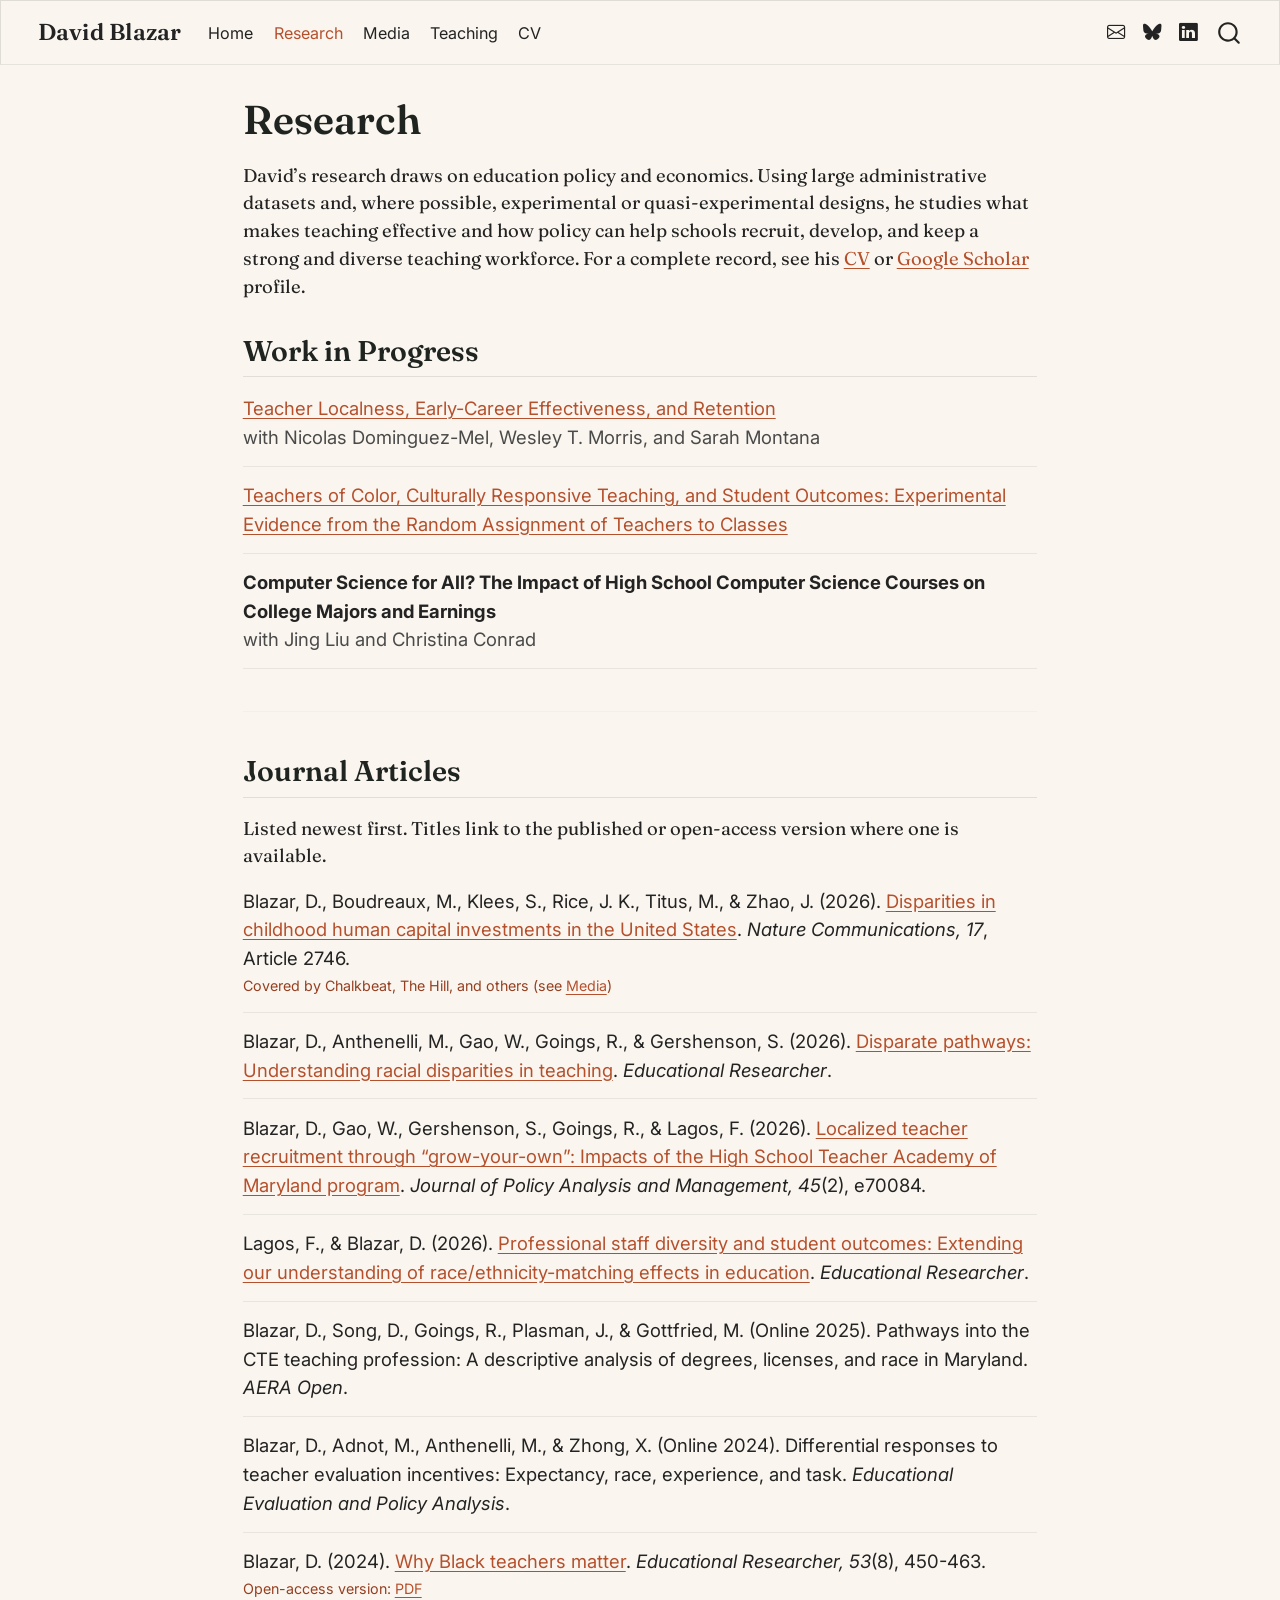
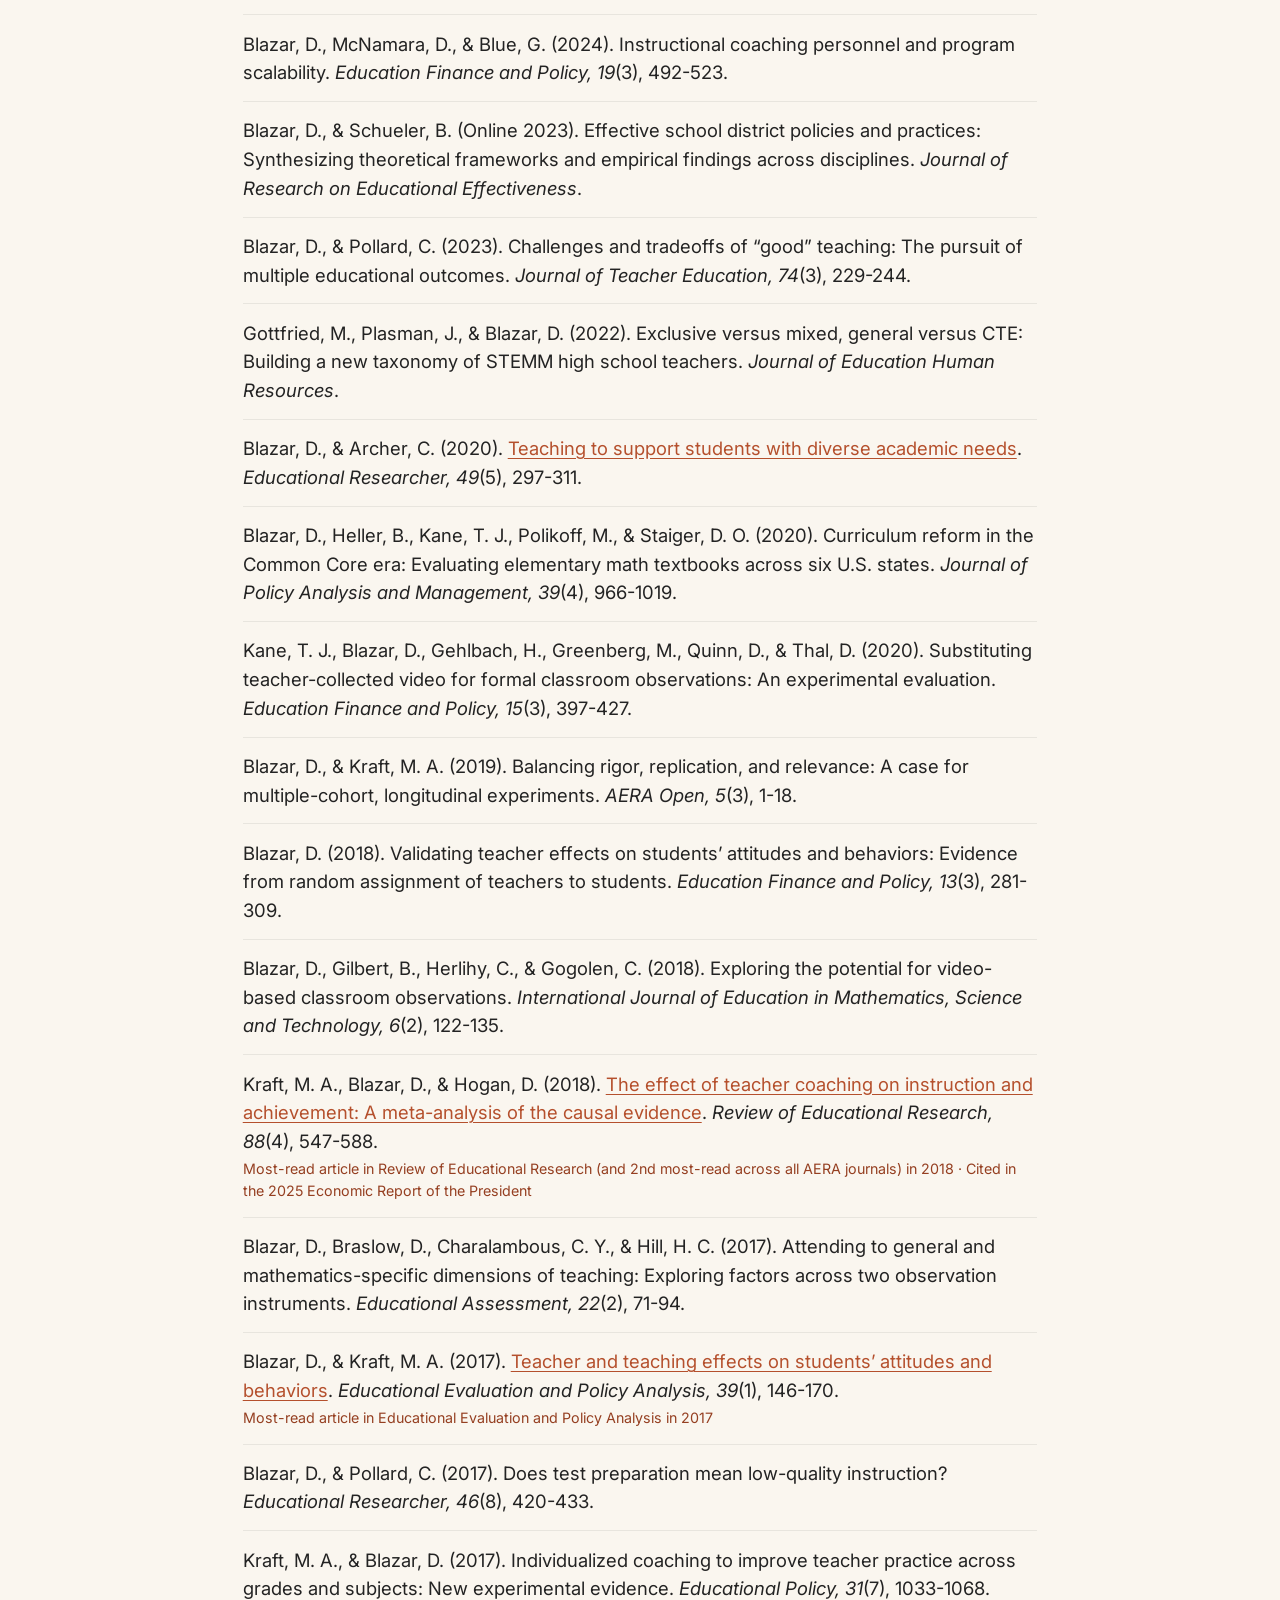
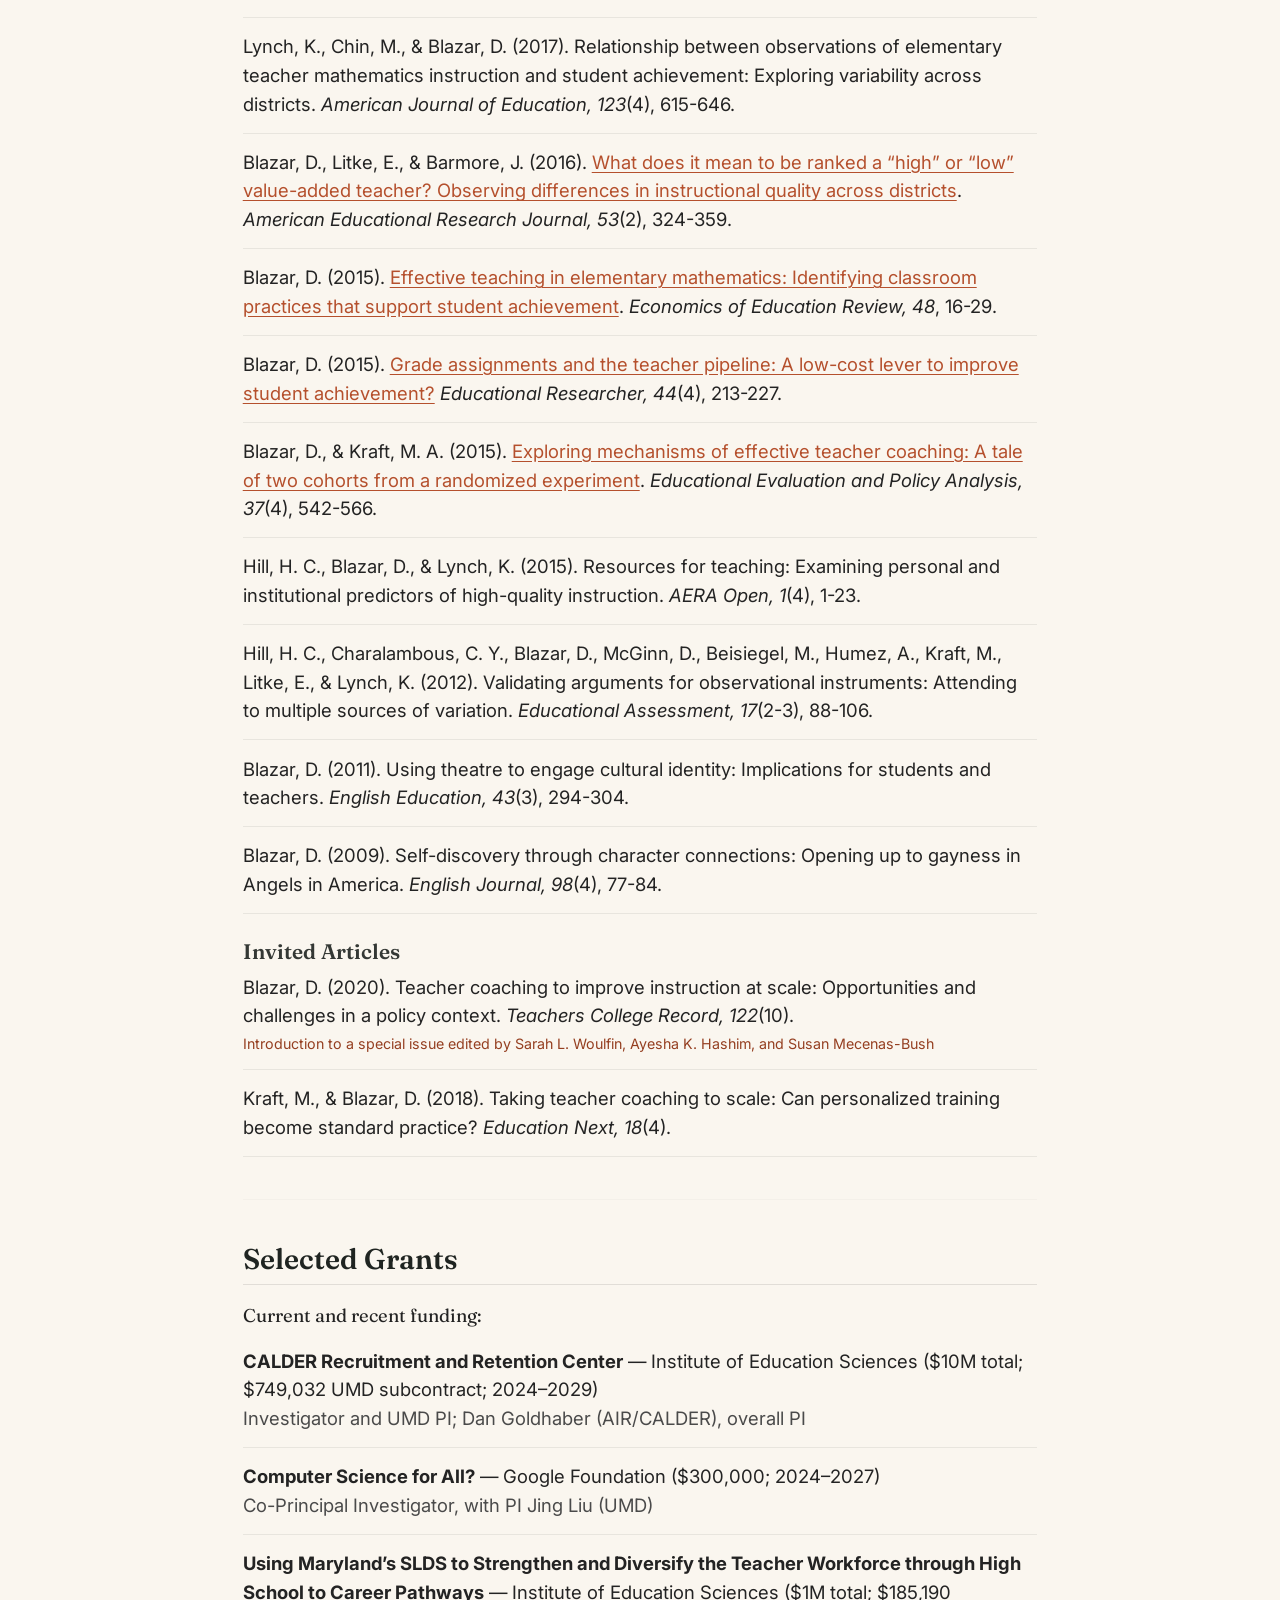
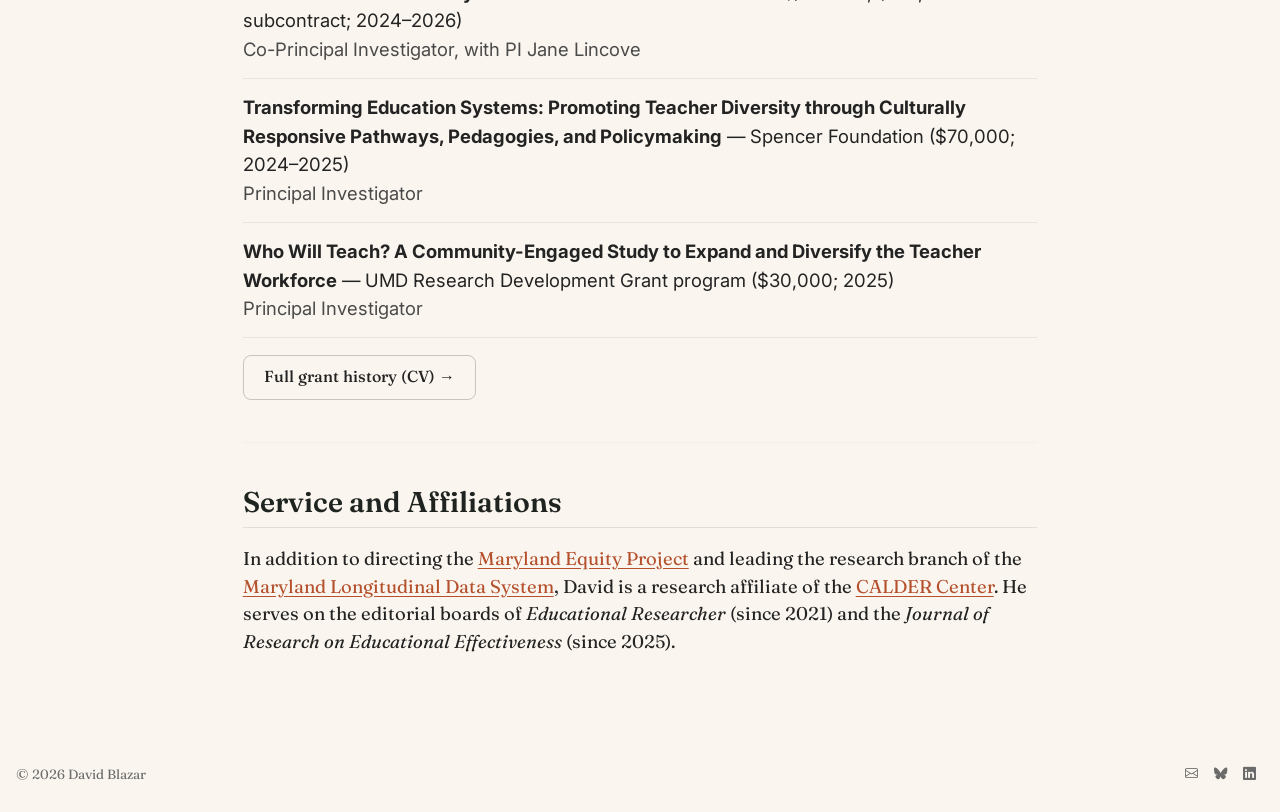
<file: research.html>
<!DOCTYPE html>
<html xmlns="http://www.w3.org/1999/xhtml" lang="en" xml:lang="en"><head>

<meta charset="utf-8">
<meta name="generator" content="quarto-1.10.19">

<meta name="viewport" content="width=device-width, initial-scale=1.0, user-scalable=yes">


<title>Research – David Blazar</title>
<style>
/* Default styles provided by pandoc.
** See https://pandoc.org/MANUAL.html#variables-for-html for config info.
*/
span.smallcaps{font-variant: small-caps;}
div.columns{display: flex; gap: 1.5em;}
div.column{flex: auto;}
@media screen {
div.columns{gap: min(4vw, 1.5em);}
div.column{overflow-x: auto;}
}
div.hanging-indent{margin-left: 1.5em; text-indent: -1.5em;}
ul.task-list{list-style: none;}
ul.task-list li input[type="checkbox"] {
  width: 0.8em;
  margin: 0 0.8em 0.2em -1em; /* quarto-specific, see https://github.com/quarto-dev/quarto-cli/issues/4556 */ 
  vertical-align: middle;
}
</style>


<script src="site_libs/quarto-nav/quarto-nav.js"></script>
<script src="site_libs/quarto-nav/headroom.min.js"></script>
<script src="site_libs/clipboard/clipboard.min.js"></script>
<script src="site_libs/quarto-search/autocomplete.umd.js"></script>
<script src="site_libs/quarto-search/fuse.min.js"></script>
<script src="site_libs/quarto-search/quarto-search.js"></script>
<meta name="quarto:offset" content="./">
<link href="./files/favicon.svg" rel="icon" type="image/svg+xml">
<script src="site_libs/quarto-html/quarto.js" type="module"></script>
<script src="site_libs/quarto-html/tabsets/tabsets.js" type="module"></script>
<script src="site_libs/quarto-html/popper.min.js"></script>
<script src="site_libs/quarto-html/tippy.umd.min.js"></script>
<script src="site_libs/quarto-html/anchor.min.js"></script>
<link href="site_libs/quarto-html/tippy.css" rel="stylesheet">
<link href="site_libs/quarto-html/quarto-syntax-highlighting-bf27225e3a48a9273f3daa8f8e829971.css" rel="stylesheet" id="quarto-text-highlighting-styles">
<script src="site_libs/bootstrap/bootstrap.min.js"></script>
<link href="site_libs/bootstrap/bootstrap-icons.css" rel="stylesheet">
<link href="site_libs/bootstrap/bootstrap-ac5e2e64bc9d9eb07c69e61d5018657c.min.css" rel="stylesheet" append-hash="true" id="quarto-bootstrap" data-mode="light">
<script id="quarto-search-options" type="application/json">{
  "location": "navbar",
  "copy-button": false,
  "collapse-after": 3,
  "panel-placement": "end",
  "type": "overlay",
  "limit": 50,
  "keyboard-shortcut": [
    "f",
    "/",
    "s"
  ],
  "show-item-context": false,
  "language": {
    "search-no-results-text": "No results",
    "search-matching-documents-text": "matching documents",
    "search-copy-link-title": "Copy link to search",
    "search-hide-matches-text": "Hide additional matches",
    "search-more-match-text": "more match in this document",
    "search-more-matches-text": "more matches in this document",
    "search-clear-button-title": "Clear",
    "search-text-placeholder": "",
    "search-detached-cancel-button-title": "Cancel",
    "search-submit-button-title": "Submit",
    "search-label": "Search"
  }
}</script>


<link rel="stylesheet" href="styles.css">
</head>

<body class="nav-fixed fullcontent quarto-light">

<div id="quarto-search-results"></div>
  <header id="quarto-header" class="headroom fixed-top">
    <nav class="navbar navbar-expand-lg " data-bs-theme="dark">
      <div class="navbar-container container-fluid">
      <div class="navbar-brand-container mx-auto">
    <a href="./index.html" class="navbar-brand navbar-brand-logo">
    <img src="./files/favicon.svg" alt="" class="navbar-logo light-content">
    <img src="./files/favicon.svg" alt="" class="navbar-logo dark-content">
    </a>
    <a class="navbar-brand" href="./index.html">
    <span class="navbar-title">David Blazar</span>
    </a>
  </div>
            <div id="quarto-search" class="" title="Search"></div>
          <button class="navbar-toggler" type="button" data-bs-toggle="collapse" data-bs-target="#navbarCollapse" aria-controls="navbarCollapse" role="menu" aria-expanded="false" aria-label="Toggle navigation" onclick="if (window.quartoToggleHeadroom) { window.quartoToggleHeadroom(); }">
  <span class="navbar-toggler-icon"></span>
</button>
          <div class="collapse navbar-collapse" id="navbarCollapse">
            <ul class="navbar-nav navbar-nav-scroll me-auto">
  <li class="nav-item">
    <a class="nav-link" href="./index.html"> 
<span class="menu-text">Home</span></a>
  </li>  
  <li class="nav-item">
    <a class="nav-link active" href="./research.html" aria-current="page"> 
<span class="menu-text">Research</span></a>
  </li>  
  <li class="nav-item">
    <a class="nav-link" href="./media.html"> 
<span class="menu-text">Media</span></a>
  </li>  
  <li class="nav-item">
    <a class="nav-link" href="./teaching.html"> 
<span class="menu-text">Teaching</span></a>
  </li>  
  <li class="nav-item">
    <a class="nav-link" href="./cv.html"> 
<span class="menu-text">CV</span></a>
  </li>  
</ul>
            <ul class="navbar-nav navbar-nav-scroll ms-auto">
  <li class="nav-item compact">
    <a class="nav-link" href="mailto:dblazar@umd.edu"> <i class="bi bi-envelope" role="img" aria-label="Email">
</i> 
<span class="menu-text"></span></a>
  </li>  
  <li class="nav-item compact">
    <a class="nav-link" href="https://bsky.app/profile/davidblazar.bsky.social"> <i class="bi bi-bluesky" role="img" aria-label="Bluesky">
</i> 
<span class="menu-text"></span></a>
  </li>  
  <li class="nav-item compact">
    <a class="nav-link" href="https://www.linkedin.com/in/david-blazar-69958ba"> <i class="bi bi-linkedin" role="img" aria-label="LinkedIn">
</i> 
<span class="menu-text"></span></a>
  </li>  
</ul>
          </div> <!-- /navcollapse -->
            <div class="quarto-navbar-tools">
</div>
      </div> <!-- /container-fluid -->
    </nav>
</header>
<!-- content -->
<div id="quarto-content" class="quarto-container page-columns page-rows-contents page-layout-article page-navbar">
<!-- sidebar -->
<!-- margin-sidebar -->
    
<!-- main -->
<main class="content" id="quarto-document-content">

<header id="title-block-header" class="quarto-title-block default">
<div class="quarto-title">
<h1 class="title">Research</h1>
</div>



<div class="quarto-title-meta">

    
  
    
  </div>
  


</header>


<p>David’s research draws on education policy and economics. Using large administrative datasets and, where possible, experimental or quasi-experimental designs, he studies what makes teaching effective and how policy can help schools recruit, develop, and keep a strong and diverse teaching workforce. For a complete record, see his <a href="./cv.html">CV</a> or <a href="https://scholar.google.com/citations?user=atIXv0UAAAAJ&amp;hl=en">Google Scholar</a> profile.</p>
<section id="work-in-progress" class="level2">
<h2 class="anchored" data-anchor-id="work-in-progress">Work in Progress</h2>
<ul class="pub-list">
<li>
<strong><a href="https://edworkingpapers.com/ai26-1501">Teacher Localness, Early-Career Effectiveness, and Retention</a></strong><br><span class="pub-authors">with Nicolas Dominguez-Mel, Wesley T. Morris, and Sarah Montana</span>
</li>
<li>
<strong><a href="https://edworkingpapers.com/ai21-501">Teachers of Color, Culturally Responsive Teaching, and Student Outcomes: Experimental Evidence from the Random Assignment of Teachers to Classes</a></strong>
</li>
<li>
<strong>Computer Science for All? The Impact of High School Computer Science Courses on College Majors and Earnings</strong><br><span class="pub-authors">with Jing Liu and Christina Conrad</span>
</li>
</ul>
<hr class="section-rule">
</section>
<section id="journal-articles" class="level2">
<h2 class="anchored" data-anchor-id="journal-articles">Journal Articles</h2>
<p>Listed newest first. Titles link to the published or open-access version where one is available.</p>
<ul class="pub-list">
<li>
Blazar, D., Boudreaux, M., Klees, S., Rice, J. K., Titus, M., &amp; Zhao, J. (2026). <a href="https://doi.org/10.1038/s41467-026-70316-3">Disparities in childhood human capital investments in the United States</a>. <em>Nature Communications, 17</em>, Article 2746.<span class="pub-note">Covered by Chalkbeat, The Hill, and others (see <a href="./media.html">Media</a>)</span>
</li>
<li>
Blazar, D., Anthenelli, M., Gao, W., Goings, R., &amp; Gershenson, S. (2026). <a href="https://doi.org/10.3102/01623737251412443">Disparate pathways: Understanding racial disparities in teaching</a>. <em>Educational Researcher</em>.
</li>
<li>
Blazar, D., Gao, W., Gershenson, S., Goings, R., &amp; Lagos, F. (2026). <a href="https://doi.org/10.1002/pam.70084">Localized teacher recruitment through “grow-your-own”: Impacts of the High School Teacher Academy of Maryland program</a>. <em>Journal of Policy Analysis and Management, 45</em>(2), e70084.
</li>
<li>
Lagos, F., &amp; Blazar, D. (2026). <a href="https://education.umd.edu/sites/default/files/uploads/inline-files/Lagos%20Blazar_2026_Professional%20Staff%20Diversity_ER.pdf">Professional staff diversity and student outcomes: Extending our understanding of race/ethnicity-matching effects in education</a>. <em>Educational Researcher</em>.
</li>
<li>
Blazar, D., Song, D., Goings, R., Plasman, J., &amp; Gottfried, M. (Online 2025). Pathways into the CTE teaching profession: A descriptive analysis of degrees, licenses, and race in Maryland. <em>AERA Open</em>.
</li>
<li>
Blazar, D., Adnot, M., Anthenelli, M., &amp; Zhong, X. (Online 2024). Differential responses to teacher evaluation incentives: Expectancy, race, experience, and task. <em>Educational Evaluation and Policy Analysis</em>.
</li>
<li>
Blazar, D. (2024). <a href="https://doi.org/10.3102/0013189X241261336">Why Black teachers matter</a>. <em>Educational Researcher, 53</em>(8), 450-463.<span class="pub-note">Open-access version: <a href="https://education.umd.edu/sites/default/files/uploads/inline-files/Blazar_2024_Why%20Black%20Teachers%20Matter_ER.pdf">PDF</a></span>
</li>
<li>
Blazar, D., McNamara, D., &amp; Blue, G. (2024). Instructional coaching personnel and program scalability. <em>Education Finance and Policy, 19</em>(3), 492-523.
</li>
<li>
Blazar, D., &amp; Schueler, B. (Online 2023). Effective school district policies and practices: Synthesizing theoretical frameworks and empirical findings across disciplines. <em>Journal of Research on Educational Effectiveness</em>.
</li>
<li>
Blazar, D., &amp; Pollard, C. (2023). Challenges and tradeoffs of “good” teaching: The pursuit of multiple educational outcomes. <em>Journal of Teacher Education, 74</em>(3), 229-244.
</li>
<li>
Gottfried, M., Plasman, J., &amp; Blazar, D. (2022). Exclusive versus mixed, general versus CTE: Building a new taxonomy of STEMM high school teachers. <em>Journal of Education Human Resources</em>.
</li>
<li>
Blazar, D., &amp; Archer, C. (2020). <a href="https://doi.org/10.3102/0013189X20931226">Teaching to support students with diverse academic needs</a>. <em>Educational Researcher, 49</em>(5), 297-311.
</li>
<li>
Blazar, D., Heller, B., Kane, T. J., Polikoff, M., &amp; Staiger, D. O. (2020). Curriculum reform in the Common Core era: Evaluating elementary math textbooks across six U.S. states. <em>Journal of Policy Analysis and Management, 39</em>(4), 966-1019.
</li>
<li>
Kane, T. J., Blazar, D., Gehlbach, H., Greenberg, M., Quinn, D., &amp; Thal, D. (2020). Substituting teacher-collected video for formal classroom observations: An experimental evaluation. <em>Education Finance and Policy, 15</em>(3), 397-427.
</li>
<li>
Blazar, D., &amp; Kraft, M. A. (2019). Balancing rigor, replication, and relevance: A case for multiple-cohort, longitudinal experiments. <em>AERA Open, 5</em>(3), 1-18.
</li>
<li>
Blazar, D. (2018). Validating teacher effects on students’ attitudes and behaviors: Evidence from random assignment of teachers to students. <em>Education Finance and Policy, 13</em>(3), 281-309.
</li>
<li>
Blazar, D., Gilbert, B., Herlihy, C., &amp; Gogolen, C. (2018). Exploring the potential for video-based classroom observations. <em>International Journal of Education in Mathematics, Science and Technology, 6</em>(2), 122-135.
</li>
<li>
Kraft, M. A., Blazar, D., &amp; Hogan, D. (2018). <a href="https://doi.org/10.3102/0034654318759268">The effect of teacher coaching on instruction and achievement: A meta-analysis of the causal evidence</a>. <em>Review of Educational Research, 88</em>(4), 547-588.<span class="pub-note">Most-read article in Review of Educational Research (and 2nd most-read across all AERA journals) in 2018 · Cited in the 2025 Economic Report of the President</span>
</li>
<li>
Blazar, D., Braslow, D., Charalambous, C. Y., &amp; Hill, H. C. (2017). Attending to general and mathematics-specific dimensions of teaching: Exploring factors across two observation instruments. <em>Educational Assessment, 22</em>(2), 71-94.
</li>
<li>
Blazar, D., &amp; Kraft, M. A. (2017). <a href="https://doi.org/10.3102/0162373716670260">Teacher and teaching effects on students’ attitudes and behaviors</a>. <em>Educational Evaluation and Policy Analysis, 39</em>(1), 146-170.<span class="pub-note">Most-read article in Educational Evaluation and Policy Analysis in 2017</span>
</li>
<li>
Blazar, D., &amp; Pollard, C. (2017). Does test preparation mean low-quality instruction? <em>Educational Researcher, 46</em>(8), 420-433.
</li>
<li>
Kraft, M. A., &amp; Blazar, D. (2017). Individualized coaching to improve teacher practice across grades and subjects: New experimental evidence. <em>Educational Policy, 31</em>(7), 1033-1068.
</li>
<li>
Lynch, K., Chin, M., &amp; Blazar, D. (2017). Relationship between observations of elementary teacher mathematics instruction and student achievement: Exploring variability across districts. <em>American Journal of Education, 123</em>(4), 615-646.
</li>
<li>
Blazar, D., Litke, E., &amp; Barmore, J. (2016). <a href="https://doi.org/10.3102/0002831216630407">What does it mean to be ranked a “high” or “low” value-added teacher? Observing differences in instructional quality across districts</a>. <em>American Educational Research Journal, 53</em>(2), 324-359.
</li>
<li>
Blazar, D. (2015). <a href="https://www.sciencedirect.com/science/article/abs/pii/S0272775715000710">Effective teaching in elementary mathematics: Identifying classroom practices that support student achievement</a>. <em>Economics of Education Review, 48</em>, 16-29.
</li>
<li>
Blazar, D. (2015). <a href="https://doi.org/10.3102/0013189X15580944">Grade assignments and the teacher pipeline: A low-cost lever to improve student achievement?</a> <em>Educational Researcher, 44</em>(4), 213-227.
</li>
<li>
Blazar, D., &amp; Kraft, M. A. (2015). <a href="https://doi.org/10.3102/0162373715579487">Exploring mechanisms of effective teacher coaching: A tale of two cohorts from a randomized experiment</a>. <em>Educational Evaluation and Policy Analysis, 37</em>(4), 542-566.
</li>
<li>
Hill, H. C., Blazar, D., &amp; Lynch, K. (2015). Resources for teaching: Examining personal and institutional predictors of high-quality instruction. <em>AERA Open, 1</em>(4), 1-23.
</li>
<li>
Hill, H. C., Charalambous, C. Y., Blazar, D., McGinn, D., Beisiegel, M., Humez, A., Kraft, M., Litke, E., &amp; Lynch, K. (2012). Validating arguments for observational instruments: Attending to multiple sources of variation. <em>Educational Assessment, 17</em>(2-3), 88-106.
</li>
<li>
Blazar, D. (2011). Using theatre to engage cultural identity: Implications for students and teachers. <em>English Education, 43</em>(3), 294-304.
</li>
<li>
Blazar, D. (2009). Self-discovery through character connections: Opening up to gayness in Angels in America. <em>English Journal, 98</em>(4), 77-84.
</li>
</ul>
<section id="invited-articles" class="level3">
<h3 class="anchored" data-anchor-id="invited-articles">Invited Articles</h3>
<ul class="pub-list">
<li>
Blazar, D. (2020). Teacher coaching to improve instruction at scale: Opportunities and challenges in a policy context. <em>Teachers College Record, 122</em>(10). <span class="pub-note">Introduction to a special issue edited by Sarah L. Woulfin, Ayesha K. Hashim, and Susan Mecenas-Bush</span>
</li>
<li>
Kraft, M., &amp; Blazar, D. (2018). Taking teacher coaching to scale: Can personalized training become standard practice? <em>Education Next, 18</em>(4).
</li>
</ul>
<hr class="section-rule">
</section>
</section>
<section id="selected-grants" class="level2">
<h2 class="anchored" data-anchor-id="selected-grants">Selected Grants</h2>
<p>Current and recent funding:</p>
<ul class="pub-list">
<li>
<strong>CALDER Recruitment and Retention Center</strong> — Institute of Education Sciences ($10M total; $749,032 UMD subcontract; 2024–2029)<br><span class="pub-authors">Investigator and UMD PI; Dan Goldhaber (AIR/CALDER), overall PI</span>
</li>
<li>
<strong>Computer Science for All?</strong> — Google Foundation ($300,000; 2024–2027)<br><span class="pub-authors">Co-Principal Investigator, with PI Jing Liu (UMD)</span>
</li>
<li>
<strong>Using Maryland’s SLDS to Strengthen and Diversify the Teacher Workforce through High School to Career Pathways</strong> — Institute of Education Sciences ($1M total; $185,190 subcontract; 2024–2026)<br><span class="pub-authors">Co-Principal Investigator, with PI Jane Lincove</span>
</li>
<li>
<strong>Transforming Education Systems: Promoting Teacher Diversity through Culturally Responsive Pathways, Pedagogies, and Policymaking</strong> — Spencer Foundation ($70,000; 2024–2025)<br><span class="pub-authors">Principal Investigator</span>
</li>
<li>
<strong>Who Will Teach? A Community-Engaged Study to Expand and Diversify the Teacher Workforce</strong> — UMD Research Development Grant program ($30,000; 2025)<br><span class="pub-authors">Principal Investigator</span>
</li>
</ul>
<p><a class="btn-outline" href="files/David-Blazar-CV.pdf">Full grant history (CV) →</a></p>
<hr class="section-rule">
</section>
<section id="service-and-affiliations" class="level2">
<h2 class="anchored" data-anchor-id="service-and-affiliations">Service and Affiliations</h2>
<p>In addition to directing the <a href="https://education.umd.edu/research/centers/mep">Maryland Equity Project</a> and leading the research branch of the <a href="https://mldscenter.maryland.gov/">Maryland Longitudinal Data System</a>, David is a research affiliate of the <a href="https://caldercenter.org/experts/david-blazar">CALDER Center</a>. He serves on the editorial boards of <em>Educational Researcher</em> (since 2021) and the <em>Journal of Research on Educational Effectiveness</em> (since 2025).</p>


</section>

</main> <!-- /main -->
<script id="quarto-html-after-body" type="application/javascript">
  window.document.addEventListener("DOMContentLoaded", function (event) {
    const icon = "";
    const anchorJS = new window.AnchorJS();
    anchorJS.options = {
      placement: 'right',
      icon: icon
    };
    anchorJS.add('.anchored');
    const isCodeAnnotation = (el) => {
      for (const clz of el.classList) {
        if (clz.startsWith('code-annotation-')) {                     
          return true;
        }
      }
      return false;
    }
    const onCopySuccess = function(e) {
      // button target
      const button = e.trigger;
      // don't keep focus
      button.blur();
      // flash "checked"
      button.classList.add('code-copy-button-checked');
      var currentTitle = button.getAttribute("title");
      button.setAttribute("title", "Copied!");
      let tooltip;
      if (window.bootstrap) {
        button.setAttribute("data-bs-toggle", "tooltip");
        button.setAttribute("data-bs-placement", "left");
        button.setAttribute("data-bs-title", "Copied!");
        tooltip = new bootstrap.Tooltip(button, 
          { trigger: "manual", 
            customClass: "code-copy-button-tooltip",
            offset: [0, -8]});
        tooltip.show();    
      }
      setTimeout(function() {
        if (tooltip) {
          tooltip.hide();
          button.removeAttribute("data-bs-title");
          button.removeAttribute("data-bs-toggle");
          button.removeAttribute("data-bs-placement");
        }
        button.setAttribute("title", currentTitle);
        button.classList.remove('code-copy-button-checked');
      }, 1000);
      // clear code selection
      e.clearSelection();
    }
    const getTextToCopy = function(trigger) {
      const outerScaffold = trigger.parentElement.cloneNode(true);
      const codeEl = outerScaffold.querySelector('code');
      for (const childEl of codeEl.children) {
        if (isCodeAnnotation(childEl)) {
          childEl.remove();
        }
      }
      return codeEl.innerText;
    }
    const clipboard = new window.ClipboardJS('.code-copy-button:not([data-in-quarto-modal])', {
      text: getTextToCopy
    });
    clipboard.on('success', onCopySuccess);
    if (window.document.getElementById('quarto-embedded-source-code-modal')) {
      const clipboardModal = new window.ClipboardJS('.code-copy-button[data-in-quarto-modal]', {
        text: getTextToCopy,
        container: window.document.getElementById('quarto-embedded-source-code-modal')
      });
      clipboardModal.on('success', onCopySuccess);
    }
      var localhostRegex = new RegExp(/^(?:http|https):\/\/localhost\:?[0-9]*\//);
      var mailtoRegex = new RegExp(/^mailto:/);
        var filterRegex = new RegExp("https:\/\/david-blazar-website\.github\.io\/blazar-website");
      var isInternal = (href) => {
          return filterRegex.test(href) || localhostRegex.test(href) || mailtoRegex.test(href);
      }
      // Inspect non-navigation links and adorn them if external
     var links = window.document.querySelectorAll('a[href]:not(.nav-link):not(.navbar-brand):not(.toc-action):not(.sidebar-link):not(.sidebar-item-toggle):not(.pagination-link):not(.no-external):not([aria-hidden]):not(.dropdown-item):not(.quarto-navigation-tool):not(.about-link)');
      for (var i=0; i<links.length; i++) {
        const link = links[i];
        if (!isInternal(link.href)) {
          // undo the damage that might have been done by quarto-nav.js in the case of
          // links that we want to consider external
          if (link.dataset.originalHref !== undefined) {
            link.href = link.dataset.originalHref;
          }
        }
      }
    function tippyHover(el, contentFn, onTriggerFn, onUntriggerFn) {
      const config = {
        allowHTML: true,
        maxWidth: 500,
        delay: 100,
        arrow: false,
        appendTo: function(el) {
            return el.parentElement;
        },
        interactive: true,
        interactiveBorder: 10,
        theme: 'quarto',
        placement: 'bottom-start',
      };
      if (contentFn) {
        config.content = contentFn;
      }
      if (onTriggerFn) {
        config.onTrigger = onTriggerFn;
      }
      if (onUntriggerFn) {
        config.onUntrigger = onUntriggerFn;
      }
      window.tippy(el, config); 
    }
    const noterefs = window.document.querySelectorAll('a[role="doc-noteref"]');
    for (var i=0; i<noterefs.length; i++) {
      const ref = noterefs[i];
      tippyHover(ref, function() {
        // use id or data attribute instead here
        let href = ref.getAttribute('data-footnote-href') || ref.getAttribute('href');
        try { href = new URL(href).hash; } catch {}
        const id = href.replace(/^#\/?/, "");
        const note = window.document.getElementById(id);
        if (note) {
          return note.innerHTML;
        } else {
          return "";
        }
      });
    }
    const xrefs = window.document.querySelectorAll('a.quarto-xref');
    const processXRef = (id, note) => {
      // Strip column container classes
      const stripColumnClz = (el) => {
        el.classList.remove("page-full", "page-columns");
        if (el.children) {
          for (const child of el.children) {
            stripColumnClz(child);
          }
        }
      }
      stripColumnClz(note)
      if (id === null || id.startsWith('sec-')) {
        // Special case sections, only their first couple elements
        const container = document.createElement("div");
        if (note.children && note.children.length > 2) {
          container.appendChild(note.children[0].cloneNode(true));
          for (let i = 1; i < note.children.length; i++) {
            const child = note.children[i];
            if (child.tagName === "P" && child.innerText === "") {
              continue;
            } else {
              container.appendChild(child.cloneNode(true));
              break;
            }
          }
          if (window.Quarto?.typesetMath) {
            window.Quarto.typesetMath(container);
          }
          return container.innerHTML
        } else {
          if (window.Quarto?.typesetMath) {
            window.Quarto.typesetMath(note);
          }
          return note.innerHTML;
        }
      } else {
        // Remove any anchor links if they are present
        const anchorLink = note.querySelector('a.anchorjs-link');
        if (anchorLink) {
          anchorLink.remove();
        }
        if (window.Quarto?.typesetMath) {
          window.Quarto.typesetMath(note);
        }
        if (note.classList.contains("callout")) {
          return note.outerHTML;
        } else {
          return note.innerHTML;
        }
      }
    }
    for (var i=0; i<xrefs.length; i++) {
      const xref = xrefs[i];
      tippyHover(xref, undefined, function(instance) {
        instance.disable();
        let url = xref.getAttribute('href');
        let hash = undefined; 
        if (url.startsWith('#')) {
          hash = url;
        } else {
          try { hash = new URL(url).hash; } catch {}
        }
        if (hash) {
          const id = hash.replace(/^#\/?/, "");
          const note = window.document.getElementById(id);
          if (note !== null) {
            try {
              const html = processXRef(id, note.cloneNode(true));
              instance.setContent(html);
            } finally {
              instance.enable();
              instance.show();
            }
          } else {
            // See if we can fetch this
            fetch(url.split('#')[0])
            .then(res => res.text())
            .then(html => {
              const parser = new DOMParser();
              const htmlDoc = parser.parseFromString(html, "text/html");
              const note = htmlDoc.getElementById(id);
              if (note !== null) {
                const html = processXRef(id, note);
                instance.setContent(html);
              } 
            }).finally(() => {
              instance.enable();
              instance.show();
            });
          }
        } else {
          // See if we can fetch a full url (with no hash to target)
          // This is a special case and we should probably do some content thinning / targeting
          fetch(url)
          .then(res => res.text())
          .then(html => {
            const parser = new DOMParser();
            const htmlDoc = parser.parseFromString(html, "text/html");
            const note = htmlDoc.querySelector('main.content');
            if (note !== null) {
              // This should only happen for chapter cross references
              // (since there is no id in the URL)
              // remove the first header
              if (note.children.length > 0 && note.children[0].tagName === "HEADER") {
                note.children[0].remove();
              }
              const html = processXRef(null, note);
              instance.setContent(html);
            } 
          }).finally(() => {
            instance.enable();
            instance.show();
          });
        }
      }, function(instance) {
      });
    }
        let selectedAnnoteEl;
        const selectorForAnnotation = ( cell, annotation) => {
          let cellAttr = 'data-code-cell="' + cell + '"';
          let lineAttr = 'data-code-annotation="' +  annotation + '"';
          const selector = 'span[' + cellAttr + '][' + lineAttr + ']';
          return selector;
        }
        const selectCodeLines = (annoteEl) => {
          const doc = window.document;
          const targetCell = annoteEl.getAttribute("data-target-cell");
          const targetAnnotation = annoteEl.getAttribute("data-target-annotation");
          const annoteSpan = window.document.querySelector(selectorForAnnotation(targetCell, targetAnnotation));
          const lines = annoteSpan.getAttribute("data-code-lines").split(",");
          const lineIds = lines.map((line) => {
            return targetCell + "-" + line;
          })
          let top = null;
          let height = null;
          let parent = null;
          if (lineIds.length > 0) {
              //compute the position of the single el (top and bottom and make a div)
              const el = window.document.getElementById(lineIds[0]);
              top = el.offsetTop;
              height = el.offsetHeight;
              parent = el.parentElement.parentElement;
            if (lineIds.length > 1) {
              const lastEl = window.document.getElementById(lineIds[lineIds.length - 1]);
              const bottom = lastEl.offsetTop + lastEl.offsetHeight;
              height = bottom - top;
            }
            if (top !== null && height !== null && parent !== null) {
              // cook up a div (if necessary) and position it 
              let div = window.document.getElementById("code-annotation-line-highlight");
              if (div === null) {
                div = window.document.createElement("div");
                div.setAttribute("id", "code-annotation-line-highlight");
                div.style.position = 'absolute';
                parent.appendChild(div);
              }
              div.style.top = top - 2 + "px";
              div.style.height = height + 4 + "px";
              div.style.left = 0;
              let gutterDiv = window.document.getElementById("code-annotation-line-highlight-gutter");
              if (gutterDiv === null) {
                gutterDiv = window.document.createElement("div");
                gutterDiv.setAttribute("id", "code-annotation-line-highlight-gutter");
                gutterDiv.style.position = 'absolute';
                const codeCell = window.document.getElementById(targetCell);
                const gutter = codeCell.querySelector('.code-annotation-gutter');
                gutter.appendChild(gutterDiv);
              }
              gutterDiv.style.top = top - 2 + "px";
              gutterDiv.style.height = height + 4 + "px";
            }
            selectedAnnoteEl = annoteEl;
          }
        };
        const unselectCodeLines = () => {
          const elementsIds = ["code-annotation-line-highlight", "code-annotation-line-highlight-gutter"];
          elementsIds.forEach((elId) => {
            const div = window.document.getElementById(elId);
            if (div) {
              div.remove();
            }
          });
          selectedAnnoteEl = undefined;
        };
          // Handle positioning of the toggle
      window.addEventListener(
        "resize",
        throttle(() => {
          elRect = undefined;
          if (selectedAnnoteEl) {
            selectCodeLines(selectedAnnoteEl);
          }
        }, 10)
      );
      function throttle(fn, ms) {
      let throttle = false;
      let timer;
        return (...args) => {
          if(!throttle) { // first call gets through
              fn.apply(this, args);
              throttle = true;
          } else { // all the others get throttled
              if(timer) clearTimeout(timer); // cancel #2
              timer = setTimeout(() => {
                fn.apply(this, args);
                timer = throttle = false;
              }, ms);
          }
        };
      }
        // Attach click handler to the DT
        const annoteDls = window.document.querySelectorAll('dt[data-target-cell]');
        for (const annoteDlNode of annoteDls) {
          annoteDlNode.addEventListener('click', (event) => {
            const clickedEl = event.target;
            if (clickedEl !== selectedAnnoteEl) {
              unselectCodeLines();
              const activeEl = window.document.querySelector('dt[data-target-cell].code-annotation-active');
              if (activeEl) {
                activeEl.classList.remove('code-annotation-active');
              }
              selectCodeLines(clickedEl);
              clickedEl.classList.add('code-annotation-active');
            } else {
              // Unselect the line
              unselectCodeLines();
              clickedEl.classList.remove('code-annotation-active');
            }
          });
        }
    const findCites = (el) => {
      const parentEl = el.parentElement;
      if (parentEl) {
        const cites = parentEl.dataset.cites;
        if (cites) {
          return {
            el,
            cites: cites.split(' ')
          };
        } else {
          return findCites(el.parentElement)
        }
      } else {
        return undefined;
      }
    };
    var bibliorefs = window.document.querySelectorAll('a[role="doc-biblioref"]');
    for (var i=0; i<bibliorefs.length; i++) {
      const ref = bibliorefs[i];
      const citeInfo = findCites(ref);
      if (citeInfo) {
        tippyHover(citeInfo.el, function() {
          var popup = window.document.createElement('div');
          citeInfo.cites.forEach(function(cite) {
            var citeDiv = window.document.createElement('div');
            citeDiv.classList.add('hanging-indent');
            citeDiv.classList.add('csl-entry');
            var biblioDiv = window.document.getElementById('ref-' + cite);
            if (biblioDiv) {
              citeDiv.innerHTML = biblioDiv.innerHTML;
            }
            popup.appendChild(citeDiv);
          });
          return popup.innerHTML;
        });
      }
    }
  });
  </script>
</div> <!-- /content -->
<footer class="footer">
  <div class="nav-footer">
    <div class="nav-footer-left">
<p>© 2026 David Blazar</p>
</div>   
    <div class="nav-footer-center">
      &nbsp;
    </div>
    <div class="nav-footer-right">
      <ul class="footer-items list-unstyled">
    <li class="nav-item compact">
    <a class="nav-link" href="mailto:dblazar@umd.edu">
      <i class="bi bi-envelope" role="img" aria-label="Email">
</i> 
    </a>
  </li>  
    <li class="nav-item compact">
    <a class="nav-link" href="https://bsky.app/profile/davidblazar.bsky.social">
      <i class="bi bi-bluesky" role="img" aria-label="Bluesky">
</i> 
    </a>
  </li>  
    <li class="nav-item compact">
    <a class="nav-link" href="https://www.linkedin.com/in/david-blazar-69958ba">
      <i class="bi bi-linkedin" role="img" aria-label="LinkedIn">
</i> 
    </a>
  </li>  
</ul>
    </div>
  </div>
</footer>




</body></html>
</file>
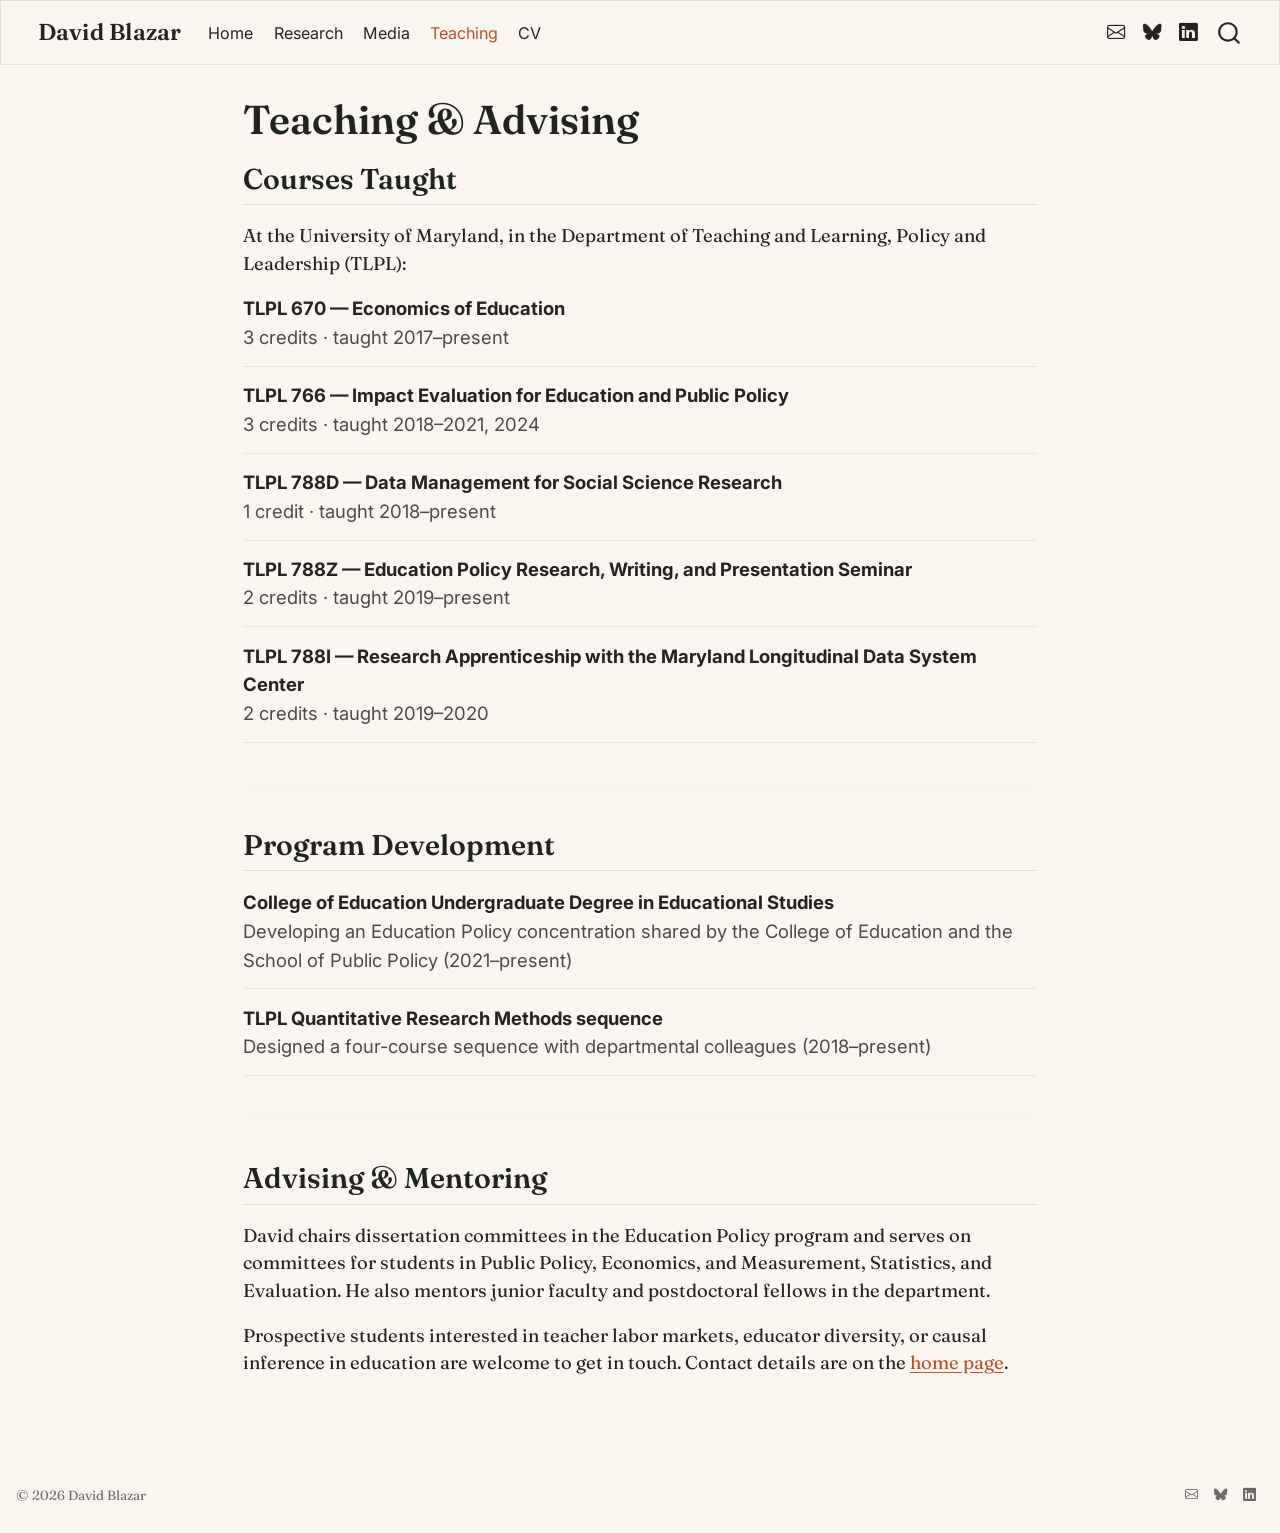
<file: teaching.html>
<!DOCTYPE html>
<html xmlns="http://www.w3.org/1999/xhtml" lang="en" xml:lang="en"><head>

<meta charset="utf-8">
<meta name="generator" content="quarto-1.10.19">

<meta name="viewport" content="width=device-width, initial-scale=1.0, user-scalable=yes">


<title>Teaching &amp; Advising – David Blazar</title>
<style>
/* Default styles provided by pandoc.
** See https://pandoc.org/MANUAL.html#variables-for-html for config info.
*/
span.smallcaps{font-variant: small-caps;}
div.columns{display: flex; gap: 1.5em;}
div.column{flex: auto;}
@media screen {
div.columns{gap: min(4vw, 1.5em);}
div.column{overflow-x: auto;}
}
div.hanging-indent{margin-left: 1.5em; text-indent: -1.5em;}
ul.task-list{list-style: none;}
ul.task-list li input[type="checkbox"] {
  width: 0.8em;
  margin: 0 0.8em 0.2em -1em; /* quarto-specific, see https://github.com/quarto-dev/quarto-cli/issues/4556 */ 
  vertical-align: middle;
}
</style>


<script src="site_libs/quarto-nav/quarto-nav.js"></script>
<script src="site_libs/quarto-nav/headroom.min.js"></script>
<script src="site_libs/clipboard/clipboard.min.js"></script>
<script src="site_libs/quarto-search/autocomplete.umd.js"></script>
<script src="site_libs/quarto-search/fuse.min.js"></script>
<script src="site_libs/quarto-search/quarto-search.js"></script>
<meta name="quarto:offset" content="./">
<link href="./files/favicon.svg" rel="icon" type="image/svg+xml">
<script src="site_libs/quarto-html/quarto.js" type="module"></script>
<script src="site_libs/quarto-html/tabsets/tabsets.js" type="module"></script>
<script src="site_libs/quarto-html/popper.min.js"></script>
<script src="site_libs/quarto-html/tippy.umd.min.js"></script>
<script src="site_libs/quarto-html/anchor.min.js"></script>
<link href="site_libs/quarto-html/tippy.css" rel="stylesheet">
<link href="site_libs/quarto-html/quarto-syntax-highlighting-bf27225e3a48a9273f3daa8f8e829971.css" rel="stylesheet" id="quarto-text-highlighting-styles">
<script src="site_libs/bootstrap/bootstrap.min.js"></script>
<link href="site_libs/bootstrap/bootstrap-icons.css" rel="stylesheet">
<link href="site_libs/bootstrap/bootstrap-ac5e2e64bc9d9eb07c69e61d5018657c.min.css" rel="stylesheet" append-hash="true" id="quarto-bootstrap" data-mode="light">
<script id="quarto-search-options" type="application/json">{
  "location": "navbar",
  "copy-button": false,
  "collapse-after": 3,
  "panel-placement": "end",
  "type": "overlay",
  "limit": 50,
  "keyboard-shortcut": [
    "f",
    "/",
    "s"
  ],
  "show-item-context": false,
  "language": {
    "search-no-results-text": "No results",
    "search-matching-documents-text": "matching documents",
    "search-copy-link-title": "Copy link to search",
    "search-hide-matches-text": "Hide additional matches",
    "search-more-match-text": "more match in this document",
    "search-more-matches-text": "more matches in this document",
    "search-clear-button-title": "Clear",
    "search-text-placeholder": "",
    "search-detached-cancel-button-title": "Cancel",
    "search-submit-button-title": "Submit",
    "search-label": "Search"
  }
}</script>


<link rel="stylesheet" href="styles.css">
</head>

<body class="nav-fixed fullcontent quarto-light">

<div id="quarto-search-results"></div>
  <header id="quarto-header" class="headroom fixed-top">
    <nav class="navbar navbar-expand-lg " data-bs-theme="dark">
      <div class="navbar-container container-fluid">
      <div class="navbar-brand-container mx-auto">
    <a href="./index.html" class="navbar-brand navbar-brand-logo">
    <img src="./files/favicon.svg" alt="" class="navbar-logo light-content">
    <img src="./files/favicon.svg" alt="" class="navbar-logo dark-content">
    </a>
    <a class="navbar-brand" href="./index.html">
    <span class="navbar-title">David Blazar</span>
    </a>
  </div>
            <div id="quarto-search" class="" title="Search"></div>
          <button class="navbar-toggler" type="button" data-bs-toggle="collapse" data-bs-target="#navbarCollapse" aria-controls="navbarCollapse" role="menu" aria-expanded="false" aria-label="Toggle navigation" onclick="if (window.quartoToggleHeadroom) { window.quartoToggleHeadroom(); }">
  <span class="navbar-toggler-icon"></span>
</button>
          <div class="collapse navbar-collapse" id="navbarCollapse">
            <ul class="navbar-nav navbar-nav-scroll me-auto">
  <li class="nav-item">
    <a class="nav-link" href="./index.html"> 
<span class="menu-text">Home</span></a>
  </li>  
  <li class="nav-item">
    <a class="nav-link" href="./research.html"> 
<span class="menu-text">Research</span></a>
  </li>  
  <li class="nav-item">
    <a class="nav-link" href="./media.html"> 
<span class="menu-text">Media</span></a>
  </li>  
  <li class="nav-item">
    <a class="nav-link active" href="./teaching.html" aria-current="page"> 
<span class="menu-text">Teaching</span></a>
  </li>  
  <li class="nav-item">
    <a class="nav-link" href="./cv.html"> 
<span class="menu-text">CV</span></a>
  </li>  
</ul>
            <ul class="navbar-nav navbar-nav-scroll ms-auto">
  <li class="nav-item compact">
    <a class="nav-link" href="mailto:dblazar@umd.edu"> <i class="bi bi-envelope" role="img" aria-label="Email">
</i> 
<span class="menu-text"></span></a>
  </li>  
  <li class="nav-item compact">
    <a class="nav-link" href="https://bsky.app/profile/davidblazar.bsky.social"> <i class="bi bi-bluesky" role="img" aria-label="Bluesky">
</i> 
<span class="menu-text"></span></a>
  </li>  
  <li class="nav-item compact">
    <a class="nav-link" href="https://www.linkedin.com/in/david-blazar-69958ba"> <i class="bi bi-linkedin" role="img" aria-label="LinkedIn">
</i> 
<span class="menu-text"></span></a>
  </li>  
</ul>
          </div> <!-- /navcollapse -->
            <div class="quarto-navbar-tools">
</div>
      </div> <!-- /container-fluid -->
    </nav>
</header>
<!-- content -->
<div id="quarto-content" class="quarto-container page-columns page-rows-contents page-layout-article page-navbar">
<!-- sidebar -->
<!-- margin-sidebar -->
    
<!-- main -->
<main class="content" id="quarto-document-content">

<header id="title-block-header" class="quarto-title-block default">
<div class="quarto-title">
<h1 class="title">Teaching &amp; Advising</h1>
</div>



<div class="quarto-title-meta">

    
  
    
  </div>
  


</header>


<section id="courses-taught" class="level2">
<h2 class="anchored" data-anchor-id="courses-taught">Courses Taught</h2>
<p>At the University of Maryland, in the Department of Teaching and Learning, Policy and Leadership (TLPL):</p>
<ul class="pub-list">
<li>
<strong>TLPL 670 — Economics of Education</strong><br><span class="pub-authors">3 credits · taught 2017–present</span>
</li>
<li>
<strong>TLPL 766 — Impact Evaluation for Education and Public Policy</strong><br><span class="pub-authors">3 credits · taught 2018–2021, 2024</span>
</li>
<li>
<strong>TLPL 788D — Data Management for Social Science Research</strong><br><span class="pub-authors">1 credit · taught 2018–present</span>
</li>
<li>
<strong>TLPL 788Z — Education Policy Research, Writing, and Presentation Seminar</strong><br><span class="pub-authors">2 credits · taught 2019–present</span>
</li>
<li>
<strong>TLPL 788I — Research Apprenticeship with the Maryland Longitudinal Data System Center</strong><br><span class="pub-authors">2 credits · taught 2019–2020</span>
</li>
</ul>
<hr class="section-rule">
</section>
<section id="program-development" class="level2">
<h2 class="anchored" data-anchor-id="program-development">Program Development</h2>
<ul class="pub-list">
<li>
<strong>College of Education Undergraduate Degree in Educational Studies</strong><br><span class="pub-authors">Developing an Education Policy concentration shared by the College of Education and the School of Public Policy (2021–present)</span>
</li>
<li>
<strong>TLPL Quantitative Research Methods sequence</strong><br><span class="pub-authors">Designed a four-course sequence with departmental colleagues (2018–present)</span>
</li>
</ul>
<hr class="section-rule">
</section>
<section id="advising-mentoring" class="level2">
<h2 class="anchored" data-anchor-id="advising-mentoring">Advising &amp; Mentoring</h2>
<p>David chairs dissertation committees in the Education Policy program and serves on committees for students in Public Policy, Economics, and Measurement, Statistics, and Evaluation. He also mentors junior faculty and postdoctoral fellows in the department.</p>
<p>Prospective students interested in teacher labor markets, educator diversity, or causal inference in education are welcome to get in touch. Contact details are on the <a href="./index.html">home page</a>.</p>


</section>

</main> <!-- /main -->
<script id="quarto-html-after-body" type="application/javascript">
  window.document.addEventListener("DOMContentLoaded", function (event) {
    const icon = "";
    const anchorJS = new window.AnchorJS();
    anchorJS.options = {
      placement: 'right',
      icon: icon
    };
    anchorJS.add('.anchored');
    const isCodeAnnotation = (el) => {
      for (const clz of el.classList) {
        if (clz.startsWith('code-annotation-')) {                     
          return true;
        }
      }
      return false;
    }
    const onCopySuccess = function(e) {
      // button target
      const button = e.trigger;
      // don't keep focus
      button.blur();
      // flash "checked"
      button.classList.add('code-copy-button-checked');
      var currentTitle = button.getAttribute("title");
      button.setAttribute("title", "Copied!");
      let tooltip;
      if (window.bootstrap) {
        button.setAttribute("data-bs-toggle", "tooltip");
        button.setAttribute("data-bs-placement", "left");
        button.setAttribute("data-bs-title", "Copied!");
        tooltip = new bootstrap.Tooltip(button, 
          { trigger: "manual", 
            customClass: "code-copy-button-tooltip",
            offset: [0, -8]});
        tooltip.show();    
      }
      setTimeout(function() {
        if (tooltip) {
          tooltip.hide();
          button.removeAttribute("data-bs-title");
          button.removeAttribute("data-bs-toggle");
          button.removeAttribute("data-bs-placement");
        }
        button.setAttribute("title", currentTitle);
        button.classList.remove('code-copy-button-checked');
      }, 1000);
      // clear code selection
      e.clearSelection();
    }
    const getTextToCopy = function(trigger) {
      const outerScaffold = trigger.parentElement.cloneNode(true);
      const codeEl = outerScaffold.querySelector('code');
      for (const childEl of codeEl.children) {
        if (isCodeAnnotation(childEl)) {
          childEl.remove();
        }
      }
      return codeEl.innerText;
    }
    const clipboard = new window.ClipboardJS('.code-copy-button:not([data-in-quarto-modal])', {
      text: getTextToCopy
    });
    clipboard.on('success', onCopySuccess);
    if (window.document.getElementById('quarto-embedded-source-code-modal')) {
      const clipboardModal = new window.ClipboardJS('.code-copy-button[data-in-quarto-modal]', {
        text: getTextToCopy,
        container: window.document.getElementById('quarto-embedded-source-code-modal')
      });
      clipboardModal.on('success', onCopySuccess);
    }
      var localhostRegex = new RegExp(/^(?:http|https):\/\/localhost\:?[0-9]*\//);
      var mailtoRegex = new RegExp(/^mailto:/);
        var filterRegex = new RegExp("https:\/\/david-blazar-website\.github\.io\/blazar-website");
      var isInternal = (href) => {
          return filterRegex.test(href) || localhostRegex.test(href) || mailtoRegex.test(href);
      }
      // Inspect non-navigation links and adorn them if external
     var links = window.document.querySelectorAll('a[href]:not(.nav-link):not(.navbar-brand):not(.toc-action):not(.sidebar-link):not(.sidebar-item-toggle):not(.pagination-link):not(.no-external):not([aria-hidden]):not(.dropdown-item):not(.quarto-navigation-tool):not(.about-link)');
      for (var i=0; i<links.length; i++) {
        const link = links[i];
        if (!isInternal(link.href)) {
          // undo the damage that might have been done by quarto-nav.js in the case of
          // links that we want to consider external
          if (link.dataset.originalHref !== undefined) {
            link.href = link.dataset.originalHref;
          }
        }
      }
    function tippyHover(el, contentFn, onTriggerFn, onUntriggerFn) {
      const config = {
        allowHTML: true,
        maxWidth: 500,
        delay: 100,
        arrow: false,
        appendTo: function(el) {
            return el.parentElement;
        },
        interactive: true,
        interactiveBorder: 10,
        theme: 'quarto',
        placement: 'bottom-start',
      };
      if (contentFn) {
        config.content = contentFn;
      }
      if (onTriggerFn) {
        config.onTrigger = onTriggerFn;
      }
      if (onUntriggerFn) {
        config.onUntrigger = onUntriggerFn;
      }
      window.tippy(el, config); 
    }
    const noterefs = window.document.querySelectorAll('a[role="doc-noteref"]');
    for (var i=0; i<noterefs.length; i++) {
      const ref = noterefs[i];
      tippyHover(ref, function() {
        // use id or data attribute instead here
        let href = ref.getAttribute('data-footnote-href') || ref.getAttribute('href');
        try { href = new URL(href).hash; } catch {}
        const id = href.replace(/^#\/?/, "");
        const note = window.document.getElementById(id);
        if (note) {
          return note.innerHTML;
        } else {
          return "";
        }
      });
    }
    const xrefs = window.document.querySelectorAll('a.quarto-xref');
    const processXRef = (id, note) => {
      // Strip column container classes
      const stripColumnClz = (el) => {
        el.classList.remove("page-full", "page-columns");
        if (el.children) {
          for (const child of el.children) {
            stripColumnClz(child);
          }
        }
      }
      stripColumnClz(note)
      if (id === null || id.startsWith('sec-')) {
        // Special case sections, only their first couple elements
        const container = document.createElement("div");
        if (note.children && note.children.length > 2) {
          container.appendChild(note.children[0].cloneNode(true));
          for (let i = 1; i < note.children.length; i++) {
            const child = note.children[i];
            if (child.tagName === "P" && child.innerText === "") {
              continue;
            } else {
              container.appendChild(child.cloneNode(true));
              break;
            }
          }
          if (window.Quarto?.typesetMath) {
            window.Quarto.typesetMath(container);
          }
          return container.innerHTML
        } else {
          if (window.Quarto?.typesetMath) {
            window.Quarto.typesetMath(note);
          }
          return note.innerHTML;
        }
      } else {
        // Remove any anchor links if they are present
        const anchorLink = note.querySelector('a.anchorjs-link');
        if (anchorLink) {
          anchorLink.remove();
        }
        if (window.Quarto?.typesetMath) {
          window.Quarto.typesetMath(note);
        }
        if (note.classList.contains("callout")) {
          return note.outerHTML;
        } else {
          return note.innerHTML;
        }
      }
    }
    for (var i=0; i<xrefs.length; i++) {
      const xref = xrefs[i];
      tippyHover(xref, undefined, function(instance) {
        instance.disable();
        let url = xref.getAttribute('href');
        let hash = undefined; 
        if (url.startsWith('#')) {
          hash = url;
        } else {
          try { hash = new URL(url).hash; } catch {}
        }
        if (hash) {
          const id = hash.replace(/^#\/?/, "");
          const note = window.document.getElementById(id);
          if (note !== null) {
            try {
              const html = processXRef(id, note.cloneNode(true));
              instance.setContent(html);
            } finally {
              instance.enable();
              instance.show();
            }
          } else {
            // See if we can fetch this
            fetch(url.split('#')[0])
            .then(res => res.text())
            .then(html => {
              const parser = new DOMParser();
              const htmlDoc = parser.parseFromString(html, "text/html");
              const note = htmlDoc.getElementById(id);
              if (note !== null) {
                const html = processXRef(id, note);
                instance.setContent(html);
              } 
            }).finally(() => {
              instance.enable();
              instance.show();
            });
          }
        } else {
          // See if we can fetch a full url (with no hash to target)
          // This is a special case and we should probably do some content thinning / targeting
          fetch(url)
          .then(res => res.text())
          .then(html => {
            const parser = new DOMParser();
            const htmlDoc = parser.parseFromString(html, "text/html");
            const note = htmlDoc.querySelector('main.content');
            if (note !== null) {
              // This should only happen for chapter cross references
              // (since there is no id in the URL)
              // remove the first header
              if (note.children.length > 0 && note.children[0].tagName === "HEADER") {
                note.children[0].remove();
              }
              const html = processXRef(null, note);
              instance.setContent(html);
            } 
          }).finally(() => {
            instance.enable();
            instance.show();
          });
        }
      }, function(instance) {
      });
    }
        let selectedAnnoteEl;
        const selectorForAnnotation = ( cell, annotation) => {
          let cellAttr = 'data-code-cell="' + cell + '"';
          let lineAttr = 'data-code-annotation="' +  annotation + '"';
          const selector = 'span[' + cellAttr + '][' + lineAttr + ']';
          return selector;
        }
        const selectCodeLines = (annoteEl) => {
          const doc = window.document;
          const targetCell = annoteEl.getAttribute("data-target-cell");
          const targetAnnotation = annoteEl.getAttribute("data-target-annotation");
          const annoteSpan = window.document.querySelector(selectorForAnnotation(targetCell, targetAnnotation));
          const lines = annoteSpan.getAttribute("data-code-lines").split(",");
          const lineIds = lines.map((line) => {
            return targetCell + "-" + line;
          })
          let top = null;
          let height = null;
          let parent = null;
          if (lineIds.length > 0) {
              //compute the position of the single el (top and bottom and make a div)
              const el = window.document.getElementById(lineIds[0]);
              top = el.offsetTop;
              height = el.offsetHeight;
              parent = el.parentElement.parentElement;
            if (lineIds.length > 1) {
              const lastEl = window.document.getElementById(lineIds[lineIds.length - 1]);
              const bottom = lastEl.offsetTop + lastEl.offsetHeight;
              height = bottom - top;
            }
            if (top !== null && height !== null && parent !== null) {
              // cook up a div (if necessary) and position it 
              let div = window.document.getElementById("code-annotation-line-highlight");
              if (div === null) {
                div = window.document.createElement("div");
                div.setAttribute("id", "code-annotation-line-highlight");
                div.style.position = 'absolute';
                parent.appendChild(div);
              }
              div.style.top = top - 2 + "px";
              div.style.height = height + 4 + "px";
              div.style.left = 0;
              let gutterDiv = window.document.getElementById("code-annotation-line-highlight-gutter");
              if (gutterDiv === null) {
                gutterDiv = window.document.createElement("div");
                gutterDiv.setAttribute("id", "code-annotation-line-highlight-gutter");
                gutterDiv.style.position = 'absolute';
                const codeCell = window.document.getElementById(targetCell);
                const gutter = codeCell.querySelector('.code-annotation-gutter');
                gutter.appendChild(gutterDiv);
              }
              gutterDiv.style.top = top - 2 + "px";
              gutterDiv.style.height = height + 4 + "px";
            }
            selectedAnnoteEl = annoteEl;
          }
        };
        const unselectCodeLines = () => {
          const elementsIds = ["code-annotation-line-highlight", "code-annotation-line-highlight-gutter"];
          elementsIds.forEach((elId) => {
            const div = window.document.getElementById(elId);
            if (div) {
              div.remove();
            }
          });
          selectedAnnoteEl = undefined;
        };
          // Handle positioning of the toggle
      window.addEventListener(
        "resize",
        throttle(() => {
          elRect = undefined;
          if (selectedAnnoteEl) {
            selectCodeLines(selectedAnnoteEl);
          }
        }, 10)
      );
      function throttle(fn, ms) {
      let throttle = false;
      let timer;
        return (...args) => {
          if(!throttle) { // first call gets through
              fn.apply(this, args);
              throttle = true;
          } else { // all the others get throttled
              if(timer) clearTimeout(timer); // cancel #2
              timer = setTimeout(() => {
                fn.apply(this, args);
                timer = throttle = false;
              }, ms);
          }
        };
      }
        // Attach click handler to the DT
        const annoteDls = window.document.querySelectorAll('dt[data-target-cell]');
        for (const annoteDlNode of annoteDls) {
          annoteDlNode.addEventListener('click', (event) => {
            const clickedEl = event.target;
            if (clickedEl !== selectedAnnoteEl) {
              unselectCodeLines();
              const activeEl = window.document.querySelector('dt[data-target-cell].code-annotation-active');
              if (activeEl) {
                activeEl.classList.remove('code-annotation-active');
              }
              selectCodeLines(clickedEl);
              clickedEl.classList.add('code-annotation-active');
            } else {
              // Unselect the line
              unselectCodeLines();
              clickedEl.classList.remove('code-annotation-active');
            }
          });
        }
    const findCites = (el) => {
      const parentEl = el.parentElement;
      if (parentEl) {
        const cites = parentEl.dataset.cites;
        if (cites) {
          return {
            el,
            cites: cites.split(' ')
          };
        } else {
          return findCites(el.parentElement)
        }
      } else {
        return undefined;
      }
    };
    var bibliorefs = window.document.querySelectorAll('a[role="doc-biblioref"]');
    for (var i=0; i<bibliorefs.length; i++) {
      const ref = bibliorefs[i];
      const citeInfo = findCites(ref);
      if (citeInfo) {
        tippyHover(citeInfo.el, function() {
          var popup = window.document.createElement('div');
          citeInfo.cites.forEach(function(cite) {
            var citeDiv = window.document.createElement('div');
            citeDiv.classList.add('hanging-indent');
            citeDiv.classList.add('csl-entry');
            var biblioDiv = window.document.getElementById('ref-' + cite);
            if (biblioDiv) {
              citeDiv.innerHTML = biblioDiv.innerHTML;
            }
            popup.appendChild(citeDiv);
          });
          return popup.innerHTML;
        });
      }
    }
  });
  </script>
</div> <!-- /content -->
<footer class="footer">
  <div class="nav-footer">
    <div class="nav-footer-left">
<p>© 2026 David Blazar</p>
</div>   
    <div class="nav-footer-center">
      &nbsp;
    </div>
    <div class="nav-footer-right">
      <ul class="footer-items list-unstyled">
    <li class="nav-item compact">
    <a class="nav-link" href="mailto:dblazar@umd.edu">
      <i class="bi bi-envelope" role="img" aria-label="Email">
</i> 
    </a>
  </li>  
    <li class="nav-item compact">
    <a class="nav-link" href="https://bsky.app/profile/davidblazar.bsky.social">
      <i class="bi bi-bluesky" role="img" aria-label="Bluesky">
</i> 
    </a>
  </li>  
    <li class="nav-item compact">
    <a class="nav-link" href="https://www.linkedin.com/in/david-blazar-69958ba">
      <i class="bi bi-linkedin" role="img" aria-label="LinkedIn">
</i> 
    </a>
  </li>  
</ul>
    </div>
  </div>
</footer>




</body></html>
</file>
<file: site_libs/quarto-html/tippy.css>
.tippy-box[data-animation=fade][data-state=hidden]{opacity:0}[data-tippy-root]{max-width:calc(100vw - 10px)}.tippy-box{position:relative;background-color:#333;color:#fff;border-radius:4px;font-size:14px;line-height:1.4;white-space:normal;outline:0;transition-property:transform,visibility,opacity}.tippy-box[data-placement^=top]>.tippy-arrow{bottom:0}.tippy-box[data-placement^=top]>.tippy-arrow:before{bottom:-7px;left:0;border-width:8px 8px 0;border-top-color:initial;transform-origin:center top}.tippy-box[data-placement^=bottom]>.tippy-arrow{top:0}.tippy-box[data-placement^=bottom]>.tippy-arrow:before{top:-7px;left:0;border-width:0 8px 8px;border-bottom-color:initial;transform-origin:center bottom}.tippy-box[data-placement^=left]>.tippy-arrow{right:0}.tippy-box[data-placement^=left]>.tippy-arrow:before{border-width:8px 0 8px 8px;border-left-color:initial;right:-7px;transform-origin:center left}.tippy-box[data-placement^=right]>.tippy-arrow{left:0}.tippy-box[data-placement^=right]>.tippy-arrow:before{left:-7px;border-width:8px 8px 8px 0;border-right-color:initial;transform-origin:center right}.tippy-box[data-inertia][data-state=visible]{transition-timing-function:cubic-bezier(.54,1.5,.38,1.11)}.tippy-arrow{width:16px;height:16px;color:#333}.tippy-arrow:before{content:"";position:absolute;border-color:transparent;border-style:solid}.tippy-content{position:relative;padding:5px 9px;z-index:1}
</file>
<file: site_libs/quarto-html/quarto-syntax-highlighting-bf27225e3a48a9273f3daa8f8e829971.css>
/* quarto syntax highlight colors */
:root {
  --quarto-hl-ot-color: #003B4F;
  --quarto-hl-at-color: #657422;
  --quarto-hl-ss-color: #20794D;
  --quarto-hl-an-color: #5E5E5E;
  --quarto-hl-fu-color: #4758AB;
  --quarto-hl-st-color: #20794D;
  --quarto-hl-cf-color: #003B4F;
  --quarto-hl-op-color: #5E5E5E;
  --quarto-hl-er-color: #AD0000;
  --quarto-hl-bn-color: #AD0000;
  --quarto-hl-al-color: #AD0000;
  --quarto-hl-va-color: #111111;
  --quarto-hl-bu-color: inherit;
  --quarto-hl-ex-color: inherit;
  --quarto-hl-pp-color: #AD0000;
  --quarto-hl-in-color: #5E5E5E;
  --quarto-hl-vs-color: #20794D;
  --quarto-hl-wa-color: #5E5E5E;
  --quarto-hl-do-color: #5E5E5E;
  --quarto-hl-im-color: #00769E;
  --quarto-hl-ch-color: #20794D;
  --quarto-hl-dt-color: #AD0000;
  --quarto-hl-fl-color: #AD0000;
  --quarto-hl-co-color: #5E5E5E;
  --quarto-hl-cv-color: #5E5E5E;
  --quarto-hl-cn-color: #8f5902;
  --quarto-hl-sc-color: #5E5E5E;
  --quarto-hl-dv-color: #AD0000;
  --quarto-hl-kw-color: #003B4F;
}

/* other quarto variables */
:root {
  --quarto-font-monospace: SFMono-Regular, Menlo, Monaco, Consolas, "Liberation Mono", "Courier New", monospace;
}

/* syntax highlight based on Pandoc's rules */
pre > code.sourceCode > span {
  color: #003B4F;
}

code.sourceCode > span {
  color: #003B4F;
}

div.sourceCode,
div.sourceCode pre.sourceCode {
  color: #003B4F;
}

/* Normal */
code span {
  color: #003B4F;
}

/* Alert */
code span.al {
  color: #AD0000;
  font-style: inherit;
}

/* Annotation */
code span.an {
  color: #5E5E5E;
  font-style: inherit;
}

/* Attribute */
code span.at {
  color: #657422;
  font-style: inherit;
}

/* BaseN */
code span.bn {
  color: #AD0000;
  font-style: inherit;
}

/* BuiltIn */
code span.bu {
  font-style: inherit;
}

/* ControlFlow */
code span.cf {
  color: #003B4F;
  font-weight: bold;
  font-style: inherit;
}

/* Char */
code span.ch {
  color: #20794D;
  font-style: inherit;
}

/* Constant */
code span.cn {
  color: #8f5902;
  font-style: inherit;
}

/* Comment */
code span.co {
  color: #5E5E5E;
  font-style: inherit;
}

/* CommentVar */
code span.cv {
  color: #5E5E5E;
  font-style: italic;
}

/* Documentation */
code span.do {
  color: #5E5E5E;
  font-style: italic;
}

/* DataType */
code span.dt {
  color: #AD0000;
  font-style: inherit;
}

/* DecVal */
code span.dv {
  color: #AD0000;
  font-style: inherit;
}

/* Error */
code span.er {
  color: #AD0000;
  font-style: inherit;
}

/* Extension */
code span.ex {
  font-style: inherit;
}

/* Float */
code span.fl {
  color: #AD0000;
  font-style: inherit;
}

/* Function */
code span.fu {
  color: #4758AB;
  font-style: inherit;
}

/* Import */
code span.im {
  color: #00769E;
  font-style: inherit;
}

/* Information */
code span.in {
  color: #5E5E5E;
  font-style: inherit;
}

/* Keyword */
code span.kw {
  color: #003B4F;
  font-weight: bold;
  font-style: inherit;
}

/* Operator */
code span.op {
  color: #5E5E5E;
  font-style: inherit;
}

/* Other */
code span.ot {
  color: #003B4F;
  font-style: inherit;
}

/* Preprocessor */
code span.pp {
  color: #AD0000;
  font-style: inherit;
}

/* SpecialChar */
code span.sc {
  color: #5E5E5E;
  font-style: inherit;
}

/* SpecialString */
code span.ss {
  color: #20794D;
  font-style: inherit;
}

/* String */
code span.st {
  color: #20794D;
  font-style: inherit;
}

/* Variable */
code span.va {
  color: #111111;
  font-style: inherit;
}

/* VerbatimString */
code span.vs {
  color: #20794D;
  font-style: inherit;
}

/* Warning */
code span.wa {
  color: #5E5E5E;
  font-style: italic;
}

.prevent-inlining {
  content: "</";
}

/*# sourceMappingURL=8be38f48d34c45af72792cbd699585e7.css.map */
</file>
<file: styles.css>
/* Layout tweaks and homepage-specific components not covered by scss:rules */

.content {
  max-width: 900px;
}

/* ---------- Hero ---------- */
.hero {
  display: flex;
  align-items: center;
  gap: 2.5rem;
  padding: 1.5rem 0 2.5rem 0;
  flex-wrap: wrap;
}

.hero-photo {
  flex: 0 0 auto;
}

.hero-photo img,
.hero-photo .avatar-placeholder {
  width: 176px;
  height: 176px;
  border-radius: 50%;
  object-fit: cover;
  display: block;
  box-shadow: 0 6px 24px rgba(31, 36, 33, 0.12);
}

.hero-text {
  flex: 1 1 320px;
}

.hero-text h1 {
  margin-bottom: 0.15rem;
}

.hero-title {
  font-size: 1.15rem;
  color: #5a5a5a;
  margin-bottom: 0.9rem;
  line-height: 1.5;
}

/* ---------- Tag chips (research interests) ---------- */
.tag-row {
  display: flex;
  flex-wrap: wrap;
  gap: 0.5rem;
  margin: 1rem 0 1.5rem 0;
}

.tag-chip {
  display: inline-block;
  padding: 0.3rem 0.85rem;
  border-radius: 999px;
  background: rgba(181, 80, 45, 0.1);
  color: #953f21;
  font-size: 0.85rem;
  font-weight: 500;
  border: 1px solid rgba(181, 80, 45, 0.18);
}

/* ---------- Section divider ---------- */
.section-rule {
  border: none;
  border-top: 1px solid rgba(0,0,0,0.09);
  margin: 2.5rem 0;
}

/* ---------- Connect card ---------- */
.connect-card {
  background: #ffffff;
  border: 1px solid rgba(0,0,0,0.08);
  border-radius: 12px;
  padding: 1.5rem 1.75rem;
  margin: 1.5rem 0;
}

.connect-links {
  display: flex;
  flex-wrap: wrap;
  gap: 0.6rem 1.6rem;
  margin-top: 0.75rem;
  list-style: none;
  padding-left: 0;
}

.connect-links li {
  margin: 0;
}

.connect-links a {
  text-decoration: none;
  font-weight: 500;
}

.connect-links a:hover {
  text-decoration: underline;
}

/* ---------- Publication list ---------- */
.pub-list {
  list-style: none;
  padding-left: 0;
}

.pub-list li {
  padding: 0.85rem 0;
  border-bottom: 1px solid rgba(0,0,0,0.07);
  line-height: 1.55;
}

.pub-list li:first-child {
  padding-top: 0;
}

.pub-note {
  display: block;
  font-size: 0.85rem;
  color: #953f21;
  margin-top: 0.15rem;
}

.pub-authors {
  color: #4a4a4a;
}

/* ---------- Callout / editor note ---------- */
.editor-note {
  background: #FFF6EC;
  border: 1px solid #EFD8B8;
  border-left: 4px solid #B5502D;
  border-radius: 6px;
  padding: 0.9rem 1.1rem;
  font-size: 0.92rem;
  margin: 1.5rem 0 2rem 0;
  color: #4a3a2b;
}

.editor-note strong {
  color: #953f21;
}

/* ---------- Buttons ---------- */
.btn-accent {
  display: inline-block;
  background: #B5502D;
  color: #fff !important;
  padding: 0.55rem 1.2rem;
  border-radius: 8px;
  text-decoration: none !important;
  font-weight: 500;
  font-size: 0.95rem;
}

.btn-accent:hover {
  background: #953f21;
}

.btn-outline {
  display: inline-block;
  border: 1px solid rgba(0,0,0,0.2);
  color: #232323 !important;
  padding: 0.55rem 1.2rem;
  border-radius: 8px;
  text-decoration: none !important;
  font-weight: 500;
  font-size: 0.95rem;
}

.btn-outline:hover {
  border-color: #B5502D;
  color: #B5502D !important;
}

@media (max-width: 576px) {
  .hero {
    flex-direction: column;
    text-align: center;
    align-items: center;
  }
  .tag-row {
    justify-content: center;
  }
}

/* ---------- Hero additions ---------- */
.hero-roles {
  font-size: 0.92rem;
  color: #5a5a5a;
  margin: -0.4rem 0 1rem 0;
  line-height: 1.5;
}

.social-row {
  display: flex;
  flex-wrap: wrap;
  gap: 0.5rem;
}

.social-btn {
  display: inline-flex;
  align-items: center;
  gap: 0.45rem;
  padding: 0.45rem 0.9rem;
  border-radius: 999px;
  border: 1px solid rgba(0, 0, 0, 0.14);
  background: #ffffff;
  color: #232323 !important;
  font-size: 0.9rem;
  font-weight: 500;
  text-decoration: none !important;
  transition: border-color 0.15s ease, color 0.15s ease;
}

.social-btn i { color: #B5502D; font-size: 1rem; }
.social-btn:hover { border-color: #B5502D; color: #B5502D !important; }

.social-btn-accent { background: #B5502D; border-color: #B5502D; color: #fff !important; }
.social-btn-accent i { color: #fff; }
.social-btn-accent:hover { background: #953f21; color: #fff !important; }

@media (max-width: 576px) {
  .social-row { justify-content: center; }
}

/* ---------- Feature carousel (home) ---------- */
.section-kicker {
  font-family: "Inter", sans-serif;
  font-size: 0.8rem;
  font-weight: 600;
  letter-spacing: 0.12em;
  text-transform: uppercase;
  color: #953f21;
  margin: 0.5rem 0 0.75rem 0;
  border: none;
}

.feature-carousel {
  position: relative;
  background: #ffffff;
  border: 1px solid rgba(0, 0, 0, 0.08);
  border-radius: 14px;
  box-shadow: 0 8px 28px rgba(31, 36, 33, 0.07);
  overflow: hidden;
}

.fc-viewport { overflow: hidden; }

.fc-track {
  display: flex;
  transition: transform 0.6s cubic-bezier(0.22, 0.61, 0.36, 1);
}

@media (prefers-reduced-motion: reduce) {
  .fc-track { transition: none; }
}

.fc-slide {
  flex: 0 0 100%;
  display: grid;
  grid-template-columns: 1.15fr 1fr;
  align-items: center;
}

.fc-media { display: block; }
.fc-media img { width: 100%; aspect-ratio: 16 / 10; height: auto; object-fit: cover; display: block; }

.feature-carousel, .social-btn, .fc-body, .fc-controls, .paper-cite, .media-list { font-family: "Inter", -apple-system, BlinkMacSystemFont, "Segoe UI", sans-serif; }
.fc-title { font-family: "Fraunces", Georgia, serif; }

.fc-body {
  padding: 1.6rem 1.7rem 1.4rem 1.7rem;
  display: flex;
  flex-direction: column;
  gap: 0.55rem;
}

.fc-tag {
  align-self: flex-start;
  font-size: 0.7rem;
  font-weight: 600;
  letter-spacing: 0.08em;
  text-transform: uppercase;
  padding: 0.25rem 0.65rem;
  border-radius: 999px;
}

.tag-research { background: #E6ECE4; color: #3B5640; }
.tag-opinion  { background: #F3E3D9; color: #953f21; }
.tag-news     { background: #E4EAF0; color: #34506A; }

.fc-title {
  font-size: 1.3rem;
  line-height: 1.3;
  margin: 0.15rem 0 0 0;
}

.fc-title a { color: #1F2421; text-decoration: none; }
.fc-title a:hover { color: #B5502D; }

.fc-summary { color: #4a4a4a; font-size: 0.95rem; line-height: 1.5; margin: 0; flex-grow: 1; }
.fc-meta { font-size: 0.82rem; color: #7a7a7a; }
.fc-cta { font-weight: 600; font-size: 0.92rem; text-decoration: none; }

.fc-controls {
  display: flex;
  align-items: center;
  justify-content: center;
  gap: 0.6rem;
  padding: 0.6rem 0 0.8rem 0;
  border-top: 1px solid rgba(0, 0, 0, 0.06);
}

.fc-btn {
  border: 1px solid rgba(0, 0, 0, 0.15);
  background: #fff;
  color: #232323;
  width: 2rem;
  height: 2rem;
  border-radius: 50%;
  font-size: 1.1rem;
  line-height: 1;
  cursor: pointer;
}

.fc-pause { font-size: 0.6rem; letter-spacing: -1px; }
.fc-btn:hover { border-color: #B5502D; color: #B5502D; }

.fc-dots { display: flex; gap: 0.4rem; }

.fc-dot {
  width: 0.6rem;
  height: 0.6rem;
  border-radius: 50%;
  border: none;
  padding: 0;
  background: rgba(0, 0, 0, 0.2);
  cursor: pointer;
}

.fc-dot[aria-selected="true"] { background: #B5502D; width: 1.4rem; border-radius: 999px; }

.carousel-more {
  display: flex;
  justify-content: flex-end;
  gap: 1.4rem;
  margin-top: 0.6rem;
  font-size: 0.9rem;
  font-weight: 500;
}

.carousel-more a { text-decoration: none; }

@media (max-width: 700px) {
  .fc-slide { grid-template-columns: 1fr; }
  .fc-body { padding: 1.1rem 1.2rem; }
}

/* ---------- Research list ---------- */
.brief-note {
  background: #ffffff;
  border: 1px solid rgba(0, 0, 0, 0.08);
  border-left: 4px solid #4F6B52;
  border-radius: 8px;
  padding: 0.9rem 1.1rem;
  margin: 1.2rem 0 2rem 0;
  font-size: 0.95rem;
}

.paper-list, .media-list { list-style: none; padding-left: 0; margin: 0; }

.paper, .media-item {
  display: grid;
  grid-template-columns: 220px 1fr;
  gap: 1.25rem;
  padding: 1.1rem 0;
  border-bottom: 1px solid rgba(0, 0, 0, 0.07);
  align-items: start;
}

.paper:first-child, .media-item:first-child { padding-top: 0.2rem; }

.paper-thumb img, .media-thumb img {
  width: 100%;
  aspect-ratio: 16 / 10;
  object-fit: cover;
  border-radius: 8px;
  border: 1px solid rgba(0, 0, 0, 0.08);
  display: block;
}

.paper-cite { margin: 0; line-height: 1.55; }
.paper-note { margin: 0.3rem 0 0 0; font-size: 0.85rem; color: #953f21; }

.paper-links {
  display: flex;
  flex-wrap: wrap;
  align-items: center;
  gap: 0.5rem;
  margin-top: 0.55rem;
}

.paper-btn {
  display: inline-block;
  background: #B5502D;
  color: #fff !important;
  padding: 0.3rem 0.8rem;
  border-radius: 6px;
  font-size: 0.85rem;
  font-weight: 500;
  text-decoration: none !important;
}

.paper-btn:hover { background: #953f21; }
.paper-btn-quiet { background: transparent; color: #953f21 !important; border: 1px solid rgba(181, 80, 45, 0.45); }
.paper-btn-quiet:hover { background: rgba(181, 80, 45, 0.08); }

.oa-badge {
  font-size: 0.72rem;
  font-weight: 600;
  letter-spacing: 0.05em;
  text-transform: uppercase;
  color: #3B5640;
  background: #E6ECE4;
  padding: 0.2rem 0.55rem;
  border-radius: 999px;
}

.page-footnote { color: #6b6b6b; font-size: 0.88rem; margin-top: 1.5rem; }

/* ---------- Media list ---------- */
.press-card {
  background: #ffffff;
  border: 1px solid rgba(0, 0, 0, 0.08);
  border-left: 4px solid #B5502D;
  border-radius: 8px;
  padding: 0.9rem 1.1rem;
  margin: 0.5rem 0 2rem 0;
}

.press-card p { margin: 0; }

.media-meta { font-size: 0.8rem; color: #7a7a7a; text-transform: uppercase; letter-spacing: 0.05em; }
.media-outlet { color: #953f21; font-weight: 600; }
.media-title { margin: 0.25rem 0 0 0; font-weight: 500; line-height: 1.45; }
.media-title a { color: #1F2421; text-decoration: none; }
.media-title a:hover { color: #B5502D; }
.media-authors, .media-note { margin: 0.2rem 0 0 0; font-size: 0.86rem; color: #5a5a5a; }
.media-cta { display: inline-block; margin-top: 0.35rem; font-size: 0.88rem; font-weight: 600; text-decoration: none; }

@media (max-width: 576px) {
  .paper, .media-item { grid-template-columns: 1fr; }
  .paper-thumb img, .media-thumb img { max-width: 320px; }
}

.fc-summary, .fc-cta, .fc-meta, .paper-cite, .media-title, .media-meta, .media-cta { font-family: "Inter", -apple-system, BlinkMacSystemFont, "Segoe UI", sans-serif; }

.paywall-note { font-size: 0.78rem; color: #7a7a7a; }
.paper-related { margin: 0.45rem 0 0 0; font-size: 0.85rem; color: #5a5a5a; }
.paper-related a { text-decoration: none; font-weight: 500; }
.media-also { margin-left: 1rem; color: #5a5a5a !important; font-weight: 500; }
.media-multi { display: block; }

/* ---------- Home layout: About beside the carousel ---------- */
.home-grid {
  display: grid;
  grid-template-columns: minmax(0, 5fr) minmax(0, 7fr);
  gap: 2.5rem;
  align-items: start;
  margin-top: 0.5rem;
}
.home-about h2 { margin-top: 0; font-size: 1.35rem; }
.home-about p { font-size: 0.97rem; line-height: 1.6; }
.home-latest .section-kicker { margin-top: 0.35rem; }

/* compact header on the home page */
main.page-full .hero { padding: 1rem 0 1.4rem 0; gap: 2rem; }
main.page-full .hero-photo img { width: 150px; height: 150px; }
main.page-full .hero-text h1 { margin-bottom: 0.2rem; }

/* carousel inside the narrower column: image on the left, text on the right */
.home-latest .fc-slide { grid-template-columns: 1.05fr 1fr; }
.home-latest .fc-body { padding: 1rem 1.1rem; gap: 0.4rem; }
.home-latest .fc-title { font-size: 1.05rem; }
.home-latest .fc-summary { font-size: 0.86rem; display: -webkit-box; -webkit-line-clamp: 4; -webkit-box-orient: vertical; overflow: hidden; }

@media (max-width: 991px) {
  .home-grid { grid-template-columns: 1fr; gap: 1.5rem; }
  .home-latest { order: -1; }
}
@media (max-width: 700px) {
  .home-latest .fc-slide { grid-template-columns: 1fr; }
}

main.page-full #title-block-header { display: none; }
.page-full #quarto-content { padding-top: 0.5rem; }
main.page-full .hero { margin-top: 0; margin-bottom: 0.4rem; padding: 0.6rem 0 1rem 0; }
main.page-full .hero-text h1 { font-size: 2.2rem; }
main.page-full .hero-title { font-size: 1.05rem; }

.page-layout-full > main.content { grid-column: screen-start-inset / screen-end-inset; }
main.page-full .hero, main.page-full .home-grid {
  grid-column: screen-start-inset / screen-end-inset;
  justify-self: center;
  width: 100%;
  max-width: 1180px;
}
main.content.page-full { max-width: none; }

/* ---------- Home: About and Latest share a heading style and height (2026-11-12) ---------- */
.home-about h2, .home-latest h2.home-h2 {
  font-family: "Fraunces", Georgia, serif;
  font-size: 1.35rem;
  font-weight: 600;
  color: #232323;
  margin: 0 0 0.75rem 0;
  border: none;
  padding: 0;
  text-transform: none;
  letter-spacing: normal;
}
@media (min-width: 992px) {
  /* About is a little wider than Latest, and the carousel stretches to the About column's height */
  .home-grid { grid-template-columns: minmax(0, 1.3fr) minmax(0, 1fr); gap: 2.5rem; align-items: stretch; }
  .home-latest { display: flex; flex-direction: column; }
  .home-latest #listing-carousel { flex: 1 1 auto; display: flex; flex-direction: column; }
  .home-latest .feature-carousel { flex: 1 1 auto; display: flex; flex-direction: column; }
  .home-latest .fc-viewport { flex: 1 1 auto; display: flex; }
  .home-latest .fc-track { flex: 1 1 auto; width: 100%; }
  .home-latest .fc-slide { grid-template-columns: 1.1fr 1fr; align-items: center; }
  .home-latest .fc-media img { aspect-ratio: 16 / 10; }
}

.latest-head { display: flex; align-items: baseline; justify-content: space-between; gap: 1rem; }
.latest-head .carousel-more { margin: 0; padding: 0; }

/* ---------- Research page: denser list, two columns on wide screens (2026-11-12) ---------- */
.research-page main.content { max-width: 1180px !important; margin-left: auto; margin-right: auto; }
.research-page #title-block-header, .research-page main.content > * { grid-column: body-content-start / body-content-end; }
.research-intro { max-width: 880px; }
.research-page .paper { grid-template-columns: 236px 1fr; gap: 1rem; padding: 0.85rem 0; }  /* wide enough to read the thumbnail label (2026-11-16) */
.research-page .paper-thumb img { border-radius: 6px; }
.research-page .paper-cite { font-size: 0.92rem; line-height: 1.45; }
.research-page .paper-links { margin-top: 0.4rem; gap: 0.4rem; }
.research-page .paper-btn { font-size: 0.78rem; padding: 0.22rem 0.6rem; }
.research-page .paywall-note, .research-page .paper-related, .research-page .paper-note { font-size: 0.8rem; }
@media (min-width: 1000px) {
  .research-page .paper-list { display: grid; grid-template-columns: 1fr 1fr; column-gap: 2.5rem; }
  .research-page .paper:first-child { padding-top: 0.85rem; }
}
@media (max-width: 576px) {
  .research-page .paper { grid-template-columns: 1fr; }
  .research-page .paper-thumb img { max-width: 320px; }
}
.paper-links > p { display: contents; }
.research-page .paper-related { margin-top: 0.35rem; }

/* ---------- Home carousel: tall portrait image beside the text on wide screens (2026-11-12) ---------- */
/* The image takes the slide's full height and sets its own width (3:5), so nothing is cropped.
   Below 1200px the About column gets tall and narrow, so the standard wide image is used instead. */
@media (min-width: 1200px) {
  .home-latest .fc-slide { display: flex; align-items: stretch; }
  .home-latest .fc-media { flex: 0 0 auto; max-width: 52%; height: 100%; }
  .home-latest .fc-media picture { display: block; height: 100%; }
  .home-latest .fc-media img { height: 100%; width: auto; max-width: 100%; aspect-ratio: 3 / 5; object-fit: cover; }
  .home-latest .fc-body { flex: 1 1 0; min-width: 0; justify-content: center; }
  .home-latest .fc-summary { -webkit-line-clamp: 6; }
}

/* ---------- Media page: same compact two-column layout as Research (2026-11-12) ---------- */
.media-page main.content { max-width: 1180px !important; margin-left: auto; margin-right: auto; }
.media-page #title-block-header, .media-page main.content > * { grid-column: body-content-start / body-content-end; }
.media-page .press-card { max-width: 880px; }
.media-page .media-item { grid-template-columns: 132px 1fr; gap: 0.95rem; padding: 0.85rem 0; }
.media-page .media-thumb img { border-radius: 6px; }
.media-page .media-meta { font-size: 0.72rem; }
.media-page .media-title { font-size: 0.95rem; line-height: 1.4; }
.media-page .media-authors, .media-page .media-note { font-size: 0.8rem; }
.media-page .media-cta { font-size: 0.82rem; margin-top: 0.25rem; }
@media (min-width: 1000px) {
  .media-page .media-list { display: grid; grid-template-columns: 1fr 1fr; column-gap: 2.5rem; }
  .media-page .media-item:first-child { padding-top: 0.85rem; }
}
@media (max-width: 576px) {
  .media-page .media-item { grid-template-columns: 96px 1fr; }
  .media-page .media-thumb img { max-width: 96px; }
}

/* ---------- Research topics: jump links and topic headings (2026-11-12) ---------- */
.topic-jump { display: flex; flex-wrap: wrap; gap: 0.5rem; margin: 1.4rem 0 0.4rem 0; font-family: "Inter", -apple-system, BlinkMacSystemFont, "Segoe UI", sans-serif; }
.topic-jump a { font-size: 0.85rem; padding: 0.35rem 0.85rem; border-radius: 999px; border: 1px solid #E3C9BC; background: #F6E9E1; color: #953f21; text-decoration: none; }
.topic-jump a:hover { background: #B5502D; border-color: #B5502D; color: #fff; }
.research-page h3.topic-head { font-family: "Fraunces", Georgia, serif; font-size: 1.2rem; font-weight: 600; color: #B5502D; margin: 2rem 0 0.2rem 0; padding-bottom: 0.35rem; border-bottom: 1px solid #E8DED2; }
.research-page h2 + h3.topic-head, .research-page h2 + .section h3.topic-head { margin-top: 0.8rem; }
.research-page h3.topic-head .anchorjs-link { display: none; }
html { scroll-padding-top: 80px; }

/* ---------- Media: news list shows the newest 6 until "Show all" is clicked (2026-11-12) ---------- */
.media-list.is-folded .media-more { display: none; }
.media-show-all { margin: 1rem 0 0.5rem 0; padding: 0.45rem 1.1rem; border-radius: 999px; border: 1px solid #B5502D; background: transparent; color: #B5502D; font-family: "Inter", -apple-system, BlinkMacSystemFont, "Segoe UI", sans-serif; font-size: 0.88rem; font-weight: 600; cursor: pointer; }
.media-show-all:hover { background: #B5502D; color: #fff; }
.research-page .topic-jump { margin-bottom: 1.6rem; }
.research-page hr.section-rule, .media-page hr.section-rule { margin: 1.5rem 0 0.5rem 0; }
.research-page h3.topic-head, .research-page #working-papers-section { scroll-margin-top: 90px; }

/* ---------- Intro text and note boxes span the full content width (2026-11-12) ---------- */
.research-intro { max-width: none; }
.research-intro .brief-note, .media-page .press-card { max-width: none; }
/* topic jump links stretch to fill each row, so the row spans the full content width (2026-11-12) */
.research-page .topic-jump a { flex: 1 1 auto; text-align: center; }

/* ---------- Research: key-finding line and enlarged card viewer (2026-11-12) ---------- */
.paper-finding { margin: 0.35rem 0 0 0; font-size: 0.86rem; line-height: 1.45; color: #3d3d3d; font-family: "Inter", -apple-system, BlinkMacSystemFont, "Segoe UI", sans-serif; }
.paper-finding span { font-weight: 600; color: #953f21; }
a.card-zoom { cursor: zoom-in; }
a.card-zoom img { transition: box-shadow 0.15s ease; }
a.card-zoom:hover img { box-shadow: 0 0 0 2px #B5502D; }
.card-viewer { border: none; border-radius: 12px; padding: 1.2rem 1.2rem 1rem 1.2rem; width: min(820px, 94vw); background: #FAF6EF; box-shadow: 0 20px 60px rgba(0,0,0,0.3); }
.card-viewer::backdrop { background: rgba(35,35,35,0.55); }
.card-viewer img { width: 100%; height: auto; display: block; border-radius: 8px; }
.card-viewer-caption { margin: 0.8rem 0 0 0; font-family: "Inter", -apple-system, BlinkMacSystemFont, "Segoe UI", sans-serif; font-size: 0.95rem; line-height: 1.5; color: #232323; }
.card-viewer-close { position: absolute; top: 0.3rem; right: 0.5rem; border: none; background: transparent; font-size: 1.6rem; line-height: 1; color: #555; cursor: pointer; }
.card-viewer-close:hover { color: #B5502D; }

/* ---------- Research: order-by and topic controls, topic tags (2026-11-12) ---------- */
.research-controls { display: flex; flex-wrap: wrap; gap: 0.6rem 1.5rem; align-items: center; margin: 1.4rem 0 1.4rem 0; padding: 0.8rem 1rem; background: #fff; border: 1px solid #ECE3D6; border-radius: 10px; font-family: "Inter", -apple-system, BlinkMacSystemFont, "Segoe UI", sans-serif; }
.rc-group { display: flex; flex-wrap: wrap; gap: 0.4rem; align-items: center; }
.rc-label { font-size: 0.78rem; font-weight: 600; text-transform: uppercase; letter-spacing: 0.06em; color: #7a7a7a; margin-right: 0.2rem; }
.rc-btn { font-size: 0.84rem; padding: 0.3rem 0.8rem; border-radius: 999px; border: 1px solid #E3C9BC; background: #FAF6EF; color: #953f21; cursor: pointer; }
.rc-btn:hover { border-color: #B5502D; }
.rc-btn[aria-pressed="true"] { background: #B5502D; border-color: #B5502D; color: #fff; }
.paper-tags { margin: 0.3rem 0 0 0; }
.paper-tag { display: inline-block; font-family: "Inter", -apple-system, BlinkMacSystemFont, "Segoe UI", sans-serif; font-size: 0.72rem; padding: 0.12rem 0.55rem; border-radius: 999px; background: #F3E6DE; color: #953f21; text-decoration: none; }
.paper-tag:hover { background: #B5502D; color: #fff; }
.research-page [hidden] { display: none !important; }
</file>
